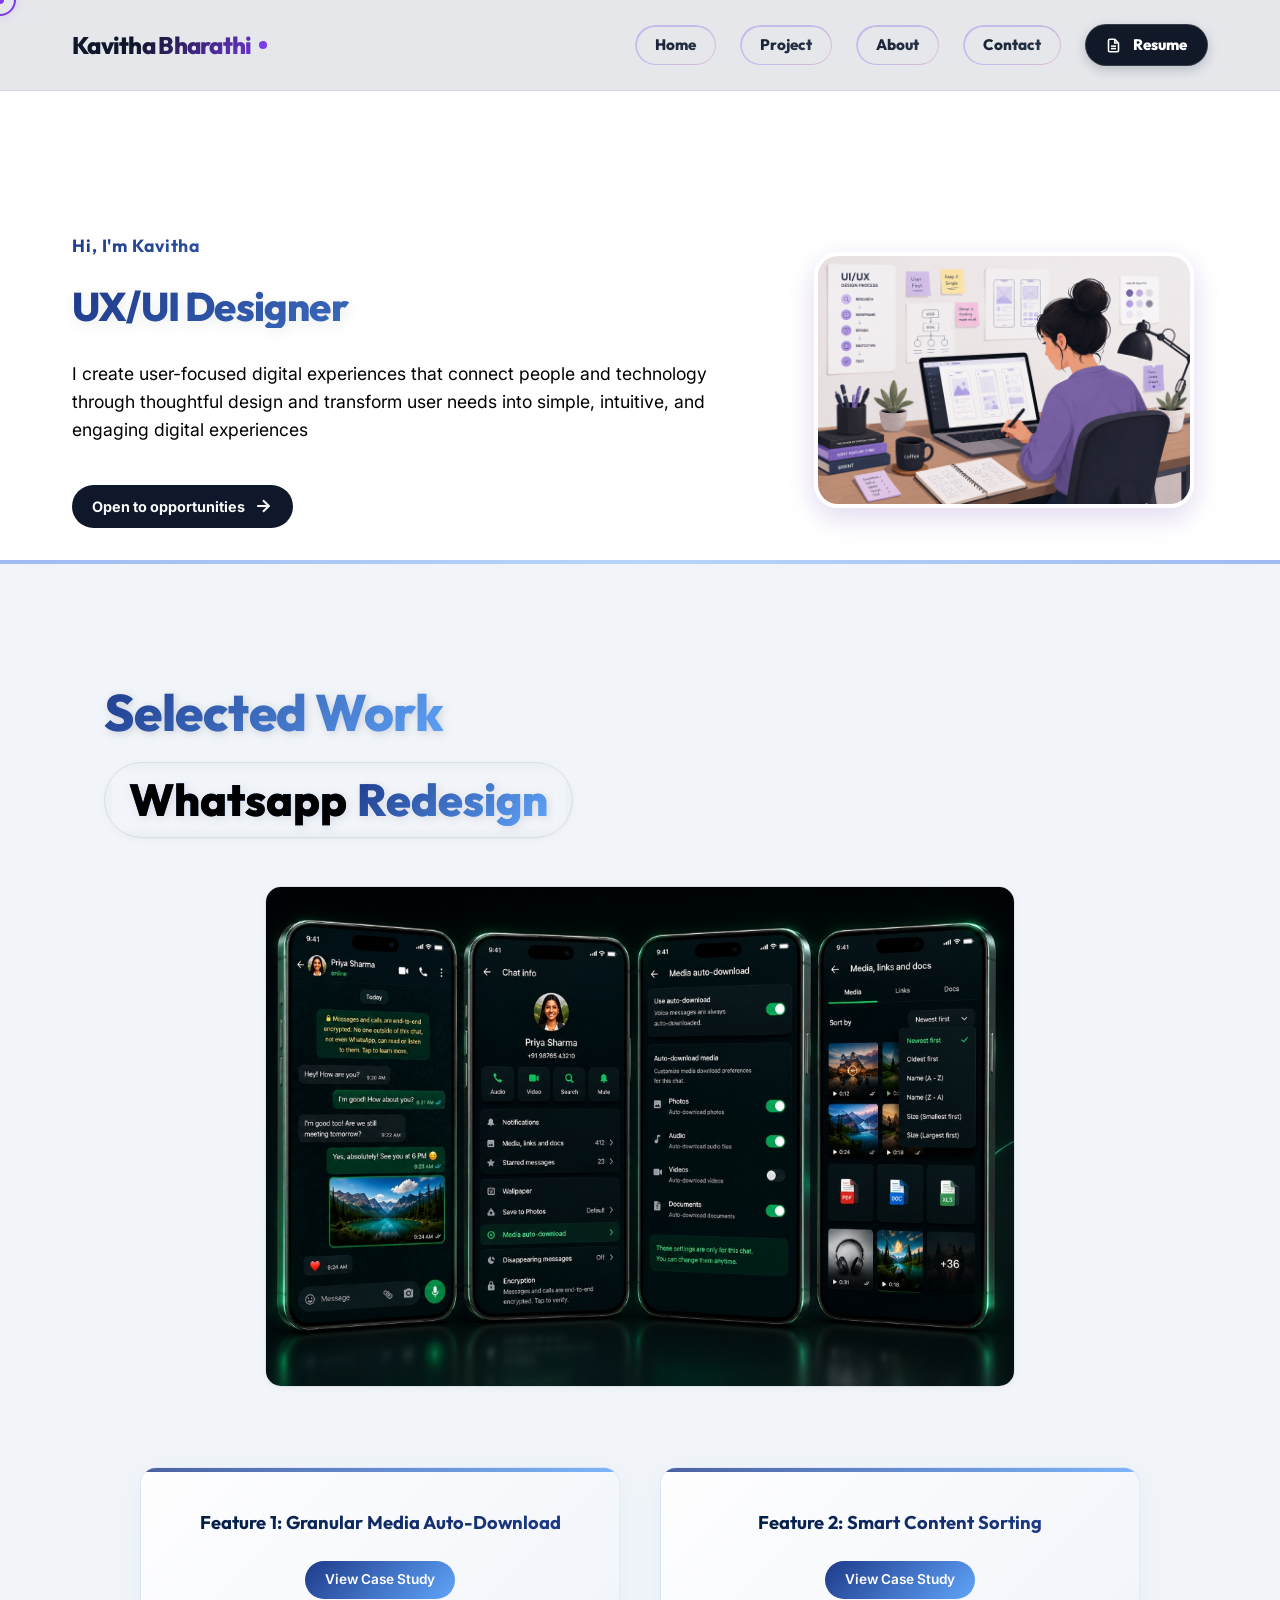
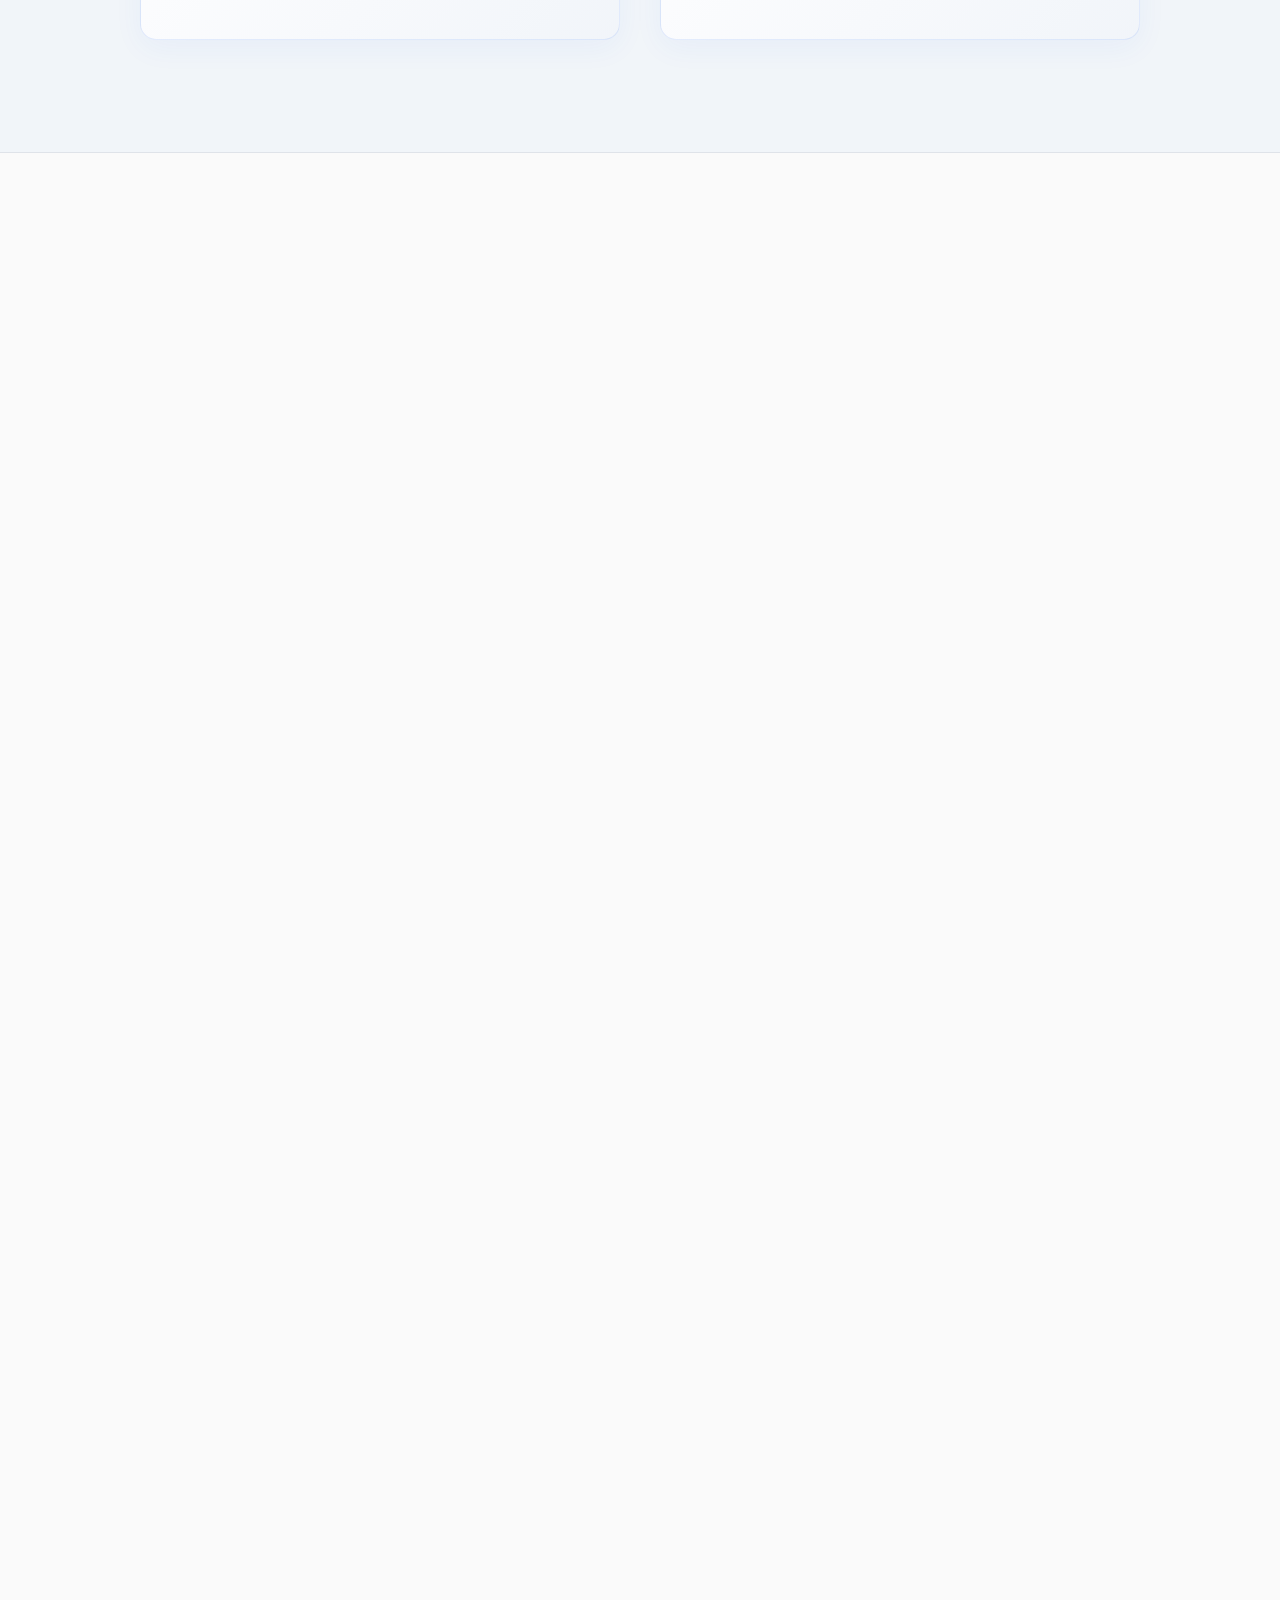
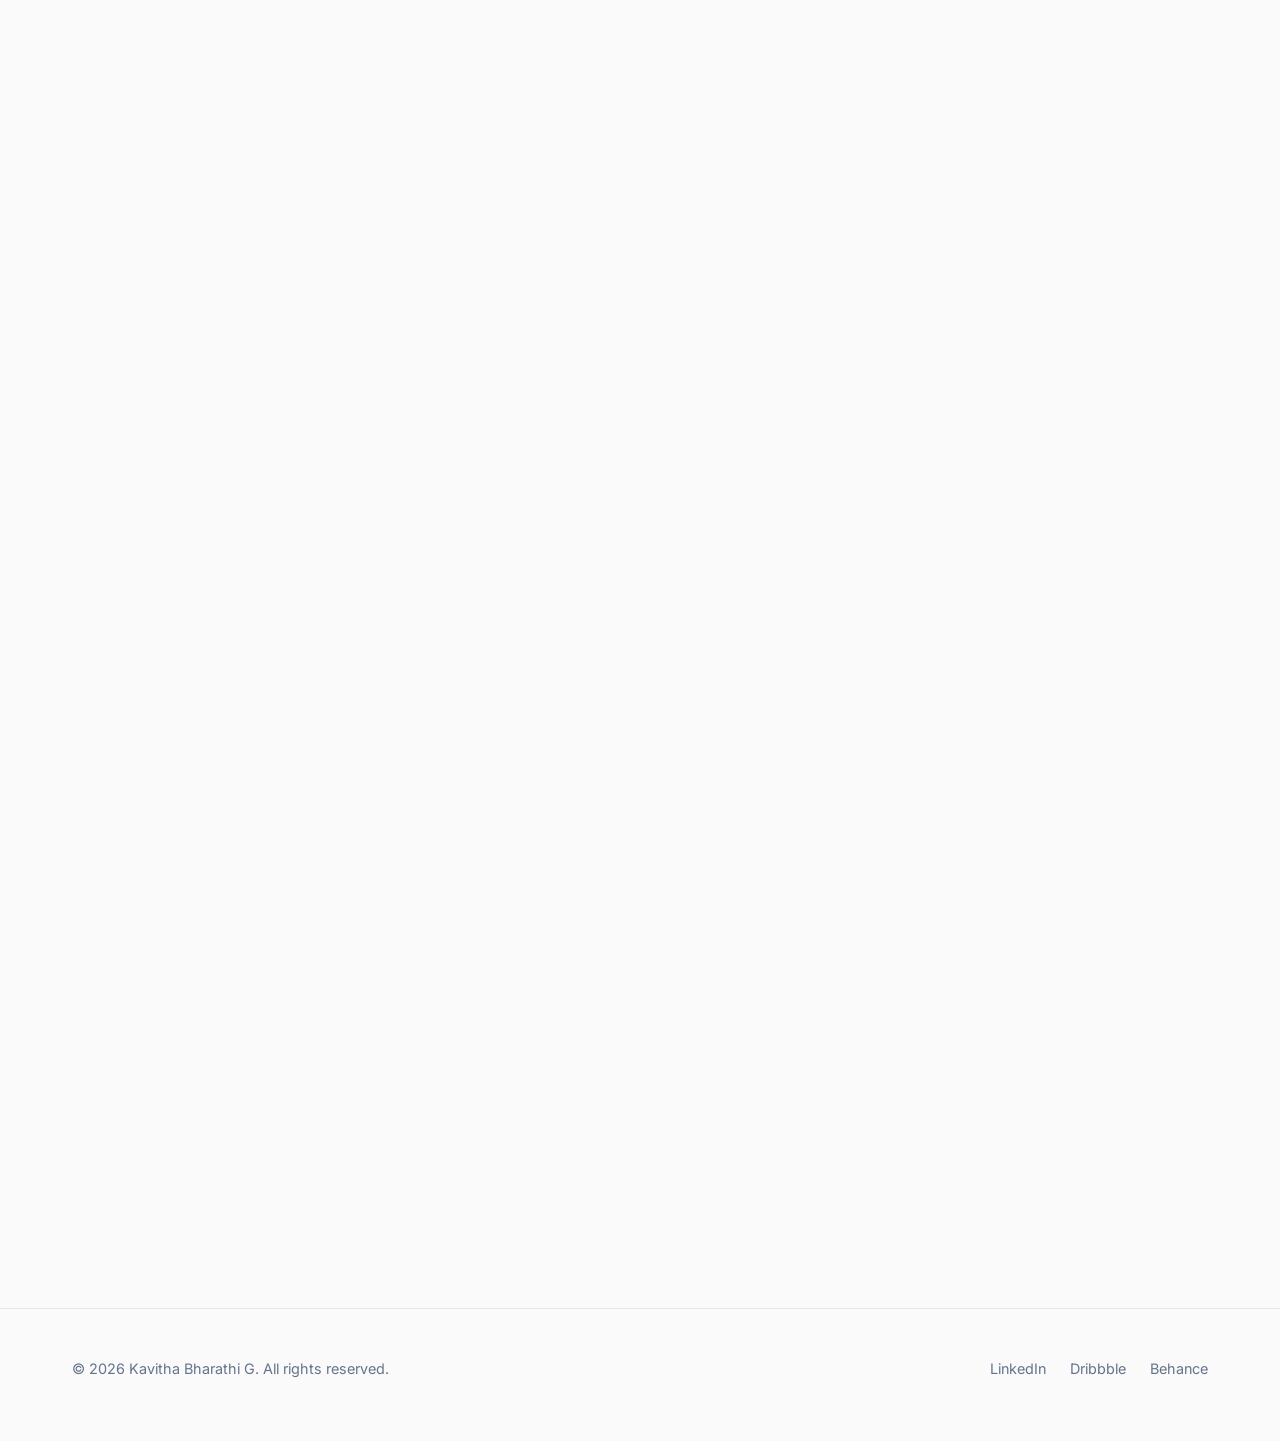
<file: index.html>
<!DOCTYPE html>
<html lang="en" data-theme="light">
<head>
    <meta charset="UTF-8">
    <meta name="viewport" content="width=device-width, initial-scale=1.0">
    <title>Kavitha Bharathi G — UX/UI Designer & Product Thinker</title>
    <meta name="description" content="Portfolio of Kavitha Bharathi G, a senior UX/UI designer crafting high-impact digital products, design systems, and seamless user experiences.">
    <link rel="stylesheet" href="style.css">
</head>
<body class="home-page-body">

    <!-- Custom Cursor -->
    <div class="custom-cursor"></div>
    <div class="custom-cursor-follower"></div>

    <!-- Interactive Background Canvas -->
    <canvas id="mesh-canvas"></canvas>

    <!-- Graphic Design Background Elements -->
    <div class="bg-graphics-container">
        <!-- SVG 3D Swirl Ribbons resembling the Windows 11 default flow background in the attached image -->
        <svg style="position: absolute; top: 0; left: 50%; transform: translateX(-50%); width: 100%; max-width: 1440px; height: 100%; opacity: 0.85; z-index: -9;" viewBox="0 0 1440 900" fill="none" xmlns="http://www.w3.org/2000/svg">
            <g filter="url(#glow)">
                <!-- Wave 1 (Light Blue Ribbon) -->
                <path d="M150,-100 C350,150 450,50 650,250 C850,450 1150,150 1350,300 C1550,450 1450,700 1450,900 L0,900 L0,-100 Z" fill="url(#waveGrad1)" />
                <!-- Wave 2 (Silver-Blue Swirl) -->
                <path d="M300,-100 C500,200 750,100 900,300 C1050,500 1200,400 1350,600 C1500,800 1500,900 1500,900 L0,900 L0,-100 Z" fill="url(#waveGrad2)" />
            </g>
            <defs>
                <linearGradient id="waveGrad1" x1="500" y1="-100" x2="1100" y2="700" gradientUnits="userSpaceOnUse">
                    <stop offset="0%" stop-color="#ffffff" stop-opacity="0.8"/>
                    <stop offset="30%" stop-color="#dbeafe" stop-opacity="0.6"/>
                    <stop offset="70%" stop-color="#93c5fd" stop-opacity="0.4"/>
                    <stop offset="100%" stop-color="#60a5fa" stop-opacity="0.1"/>
                </linearGradient>
                <linearGradient id="waveGrad2" x1="600" y1="-100" x2="1200" y2="800" gradientUnits="userSpaceOnUse">
                    <stop offset="0%" stop-color="#eff6ff" stop-opacity="0.5"/>
                    <stop offset="50%" stop-color="#bfdbfe" stop-opacity="0.3"/>
                    <stop offset="100%" stop-color="#3b82f6" stop-opacity="0"/>
                </linearGradient>
                <filter id="glow" x="-20%" y="-20%" width="140%" height="140%" filterUnits="userSpaceOnUse">
                    <feGaussianBlur stdDeviation="30" result="blur" />
                </filter>
            </defs>
        </svg>
        <div class="bg-shape shape-circle-2"></div>
        <div class="bg-shape shape-dots-1"></div>
        <div class="bg-shape shape-dots-2"></div>
        <div class="bg-shape shape-plus-1">+</div>
        <div class="bg-shape shape-plus-2">+</div>
        <div class="bg-shape shape-grid-accent"></div>
    </div>

    <!-- Navigation Header -->
    <nav class="navbar reveal" id="navbar">
        <div class="container">
            <a href="#" class="logo interactive">
                Kavitha Bharathi<span class="logo-dot"></span>
            </a>
            <div class="nav-right">
                <a href="#home" class="nav-item-box interactive">Home</a>
                <a href="#work" class="nav-item-box interactive">Project</a>
                <a href="#about" class="nav-item-box interactive">About</a>
                <a href="#contact" class="nav-item-box interactive lets-talk-nav">Contact</a>
                <a href="assets/Kavitha_Bharathi_Resume.pdf" target="_blank" class="nav-resume-btn interactive">
                    <svg width="15" height="15" viewBox="0 0 24 24" fill="none" stroke="currentColor" stroke-width="2.5" style="margin-right: 4px; vertical-align: middle;"><path d="M14 2H6a2 2 0 0 0-2 2v16a2 2 0 0 0 2 2h12a2 2 0 0 0 2-2V8z"></path><polyline points="14 2 14 8 20 8"></polyline><line x1="16" y1="13" x2="8" y2="13"></line><line x1="16" y1="17" x2="8" y2="17"></line></svg>
                    <span>Resume</span>
                </a>
            </div>
        </div>
    </nav>

    <!-- New Hero Section -->
    <header class="hero reveal" id="home">
        <div class="hero-bg">
            <div class="hero-glow-1"></div>
            <div class="hero-glow-2"></div>
            <div class="hero-glow-3"></div>
        </div>
        <div class="container">
            <div class="hero-content-new">
                <div class="hero-card-new interactive">
                    <div class="hero-left-col">
                        <p class="hero-hello">Hi, I'm Kavitha</p>
                        <h1 class="hero-title-new">UX/UI Designer</h1>
                        <p class="hero-tagline">I create user-focused digital experiences that connect people and technology through thoughtful design and transform user needs into simple, intuitive, and engaging digital experiences</p>
                        <div class="hero-action-new">
                            <a href="#contact" class="btn-primary interactive open-opps-btn">
                                <span>Open to opportunities</span>
                                <svg width="20" height="20" viewBox="0 0 24 24" fill="none" stroke="currentColor" stroke-width="2.5" style="transition: transform 0.3s ease;"><line x1="5" y1="12" x2="19" y2="12"></line><polyline points="12 5 19 12 12 19"></polyline></svg>
                            </a>
                        </div>
                    </div>
                    <div class="hero-right-col">
                        <img src="assets/photoimage.png" alt="Kavitha Bharathi G — UX/UI Designer" class="hero-avatar">
                    </div>
                </div>
            </div>
        </div>
    </header>

    <!-- Featured Projects Section -->
    <section class="section-padding reveal" id="work">
        <div class="container">
            <div class="work-grid">
                <!-- Combined Case Study -->
                <div class="work-card interactive" style="grid-column: span 2; width: 100%;">
                    <div class="work-info">
                        <div class="work-content-group">
                            <span class="selected-projects-title">Selected Work</span>
                            <h3 class="work-title whatsapp-redesign-title"><span class="whatsapp-text">Whatsapp</span> <span class="redesign-text">Redesign</span></h3>
                            
                            <div class="work-hero-image-wrapper" style="margin: 1.5rem auto 2.5rem auto; border-radius: var(--radius-md); overflow: hidden; width: 100%; max-width: 750px; box-shadow: var(--shadow-sm); border: 1px solid var(--border-color); transition: var(--transition-smooth); align-self: center;">
                                <img src="assets/whatsapp_hero.jpg" alt="WhatsApp Redesign Mockup" style="width: 100%; height: auto; display: block; transition: transform 0.6s cubic-bezier(0.16, 1, 0.3, 1);">
                            </div>
                            
                            <div class="project-features-columns">
                                <div class="project-feature-col">
                                    <span class="project-feature-pill">Feature 1: Granular Media Auto-Download</span>
                                    <a href="granular_media_downloads.html" class="work-link">View Case Study</a>
                                </div>
                                <div class="project-feature-col">
                                    <span class="project-feature-pill">Feature 2: Smart Content Sorting</span>
                                    <a href="smart_content_sorting.html" class="work-link">View Case Study</a>
                                </div>
                            </div>
                        </div>
                    </div>
                </div>
            </div>
        </div>
    </section>

    <!-- About Me / Introduction Section -->
    <section class="section-padding reveal" id="about">
        <div class="container">
            <div class="about-introduction-box">
                <div class="intro-badge-wrapper">
                    <span class="intro-tag-badge">About Me</span>
                </div>
                <div class="intro-content-row">
                    <div class="intro-left">
                        <p class="about-bio">
                            I am an UX/UI Designer passionate about creating user-centered digital experiences that are both functional and visually appealing.
                        </p>
                        <p class="about-bio">
                            For example, when users struggle with a complicated sign-up process, I analyze their pain points, simplify the user flow, and create intuitive designs that improve the overall experience. My goal is to design products that are easy to use, accessible, and impactful.
                        </p>
                        <p class="about-bio">
                            I believe that successful design is about balancing user needs, business goals, and usability principles to create meaningful experiences that people love to use.
                        </p>
                    </div>
                </div>
            </div>
        </div>
    </section>

    <!-- Education, Skills & Tools Section -->
    <section class="section-padding reveal" id="skills-edu">
        <div class="container">
            <div class="about-box">
                <div class="about-header-wrapper">
                    <span class="section-tag">Education & Skills</span>
                </div>

                <!-- Education, Skills & Tools Grid -->
                <div class="about-grid-info">
                    <!-- Education Box -->
                    <div class="sub-box education-box interactive">
                        <div class="sub-box-header">
                            <h3 class="education-header">Education</h3>
                        </div>
                        <ul class="sub-box-list-custom">
                            <li class="edu-item-bold-white">2026</li>
                            <li class="edu-item-bold-white">Master Program in UX/UI Design (Certification Program)</li>
                            <li class="edu-divider-container"><hr class="edu-divider-bold-white"></li>
                            <li class="edu-item-bold-white">2011 – 2015</li>
                            <li class="edu-item-bold-white">B.Tech in Information Technology</li>
                            <li class="edu-item-bold-white">Sri Venkateswara College of Engineering</li>
                        </ul>
                    </div>

                    <!-- Skills Box -->
                    <div class="sub-box skills-box interactive">
                        <div class="sub-box-header">
                            <h3 class="skills-header">Skills</h3>
                        </div>
                        <div class="sub-box-tags">
                            <span class="mini-tag">User Research</span>
                            <span class="mini-tag">Wireframing</span>
                            <span class="mini-tag">Prototyping</span>
                            <span class="mini-tag">Information Architecture</span>
                            <span class="mini-tag">UX/UI Design</span>
                            <span class="mini-tag">User Flow Design</span>
                            <span class="mini-tag">HTML</span>
                            <span class="mini-tag">CSS</span>
                            <span class="mini-tag">JavaScript</span>
                        </div>
                    </div>

                    <!-- Tools Box -->
                    <div class="sub-box tools-box interactive">
                        <div class="sub-box-header">
                            <h3 class="tools-header">Tools</h3>
                        </div>
                        <ul class="tools-list-horizontal">
                            <li class="tool-item">
                                <img src="assets/Figma_Icon.jpg" alt="Figma" width="24" height="24" class="tool-icon">
                                <span>Figma</span>
                            </li>
                            <li class="tool-item">
                                <img src="assets/Canva_Icon.jpg" alt="Canva" width="24" height="24" class="tool-icon">
                                <span>Canva</span>
                            </li>
                            <li class="tool-item">
                                <img src="assets/JSCode_Icon.jpg" alt="VS Code" width="24" height="24" class="tool-icon">
                                <span>VS Code</span>
                            </li>
                            <li class="tool-item">
                                <img src="assets/Adobe_Photoshop_Icon.png" alt="Photoshop" width="24" height="24" class="tool-icon">
                                <span>Photoshop</span>
                            </li>
                        </ul>
                    </div>
                </div>

            </div>
        </div>
    </section>



    <!-- Services / Expertise Section -->
    <section class="section-padding reveal" id="services">
        <div class="container">
            <div class="services-box">
                <div class="section-header">
                    <span class="section-tag core-expertise-tag">Core Expertise</span>
                    <h2 class="section-title">How I Solve Problems</h2>
                </div>
                
                <div class="services-grid">
                    <!-- Service 1 -->
                    <div class="service-card reveal">
                        <div class="service-icon">
                            <svg width="28" height="28" viewBox="0 0 24 24" fill="none" stroke="currentColor" stroke-width="2"><path d="M12 22c5.523 0 10-4.477 10-10S17.523 2 12 2 2 6.477 2 12s4.477 10 10 10z"></path><path d="M12 6v12"></path><path d="M6 12h12"></path></svg>
                        </div>
                        <h3 class="service-title">UX/UI Design</h3>
                        <p class="service-desc">Creating visually engaging and intuitive layout structures that guide user behavior and elevate brand identity.</p>
                    </div>

                    <!-- Service 2 -->
                    <div class="service-card reveal">
                        <div class="service-icon">
                            <svg width="28" height="28" viewBox="0 0 24 24" fill="none" stroke="currentColor" stroke-width="2"><path d="M17 21v-2a4 4 0 0 0-4-4H5a4 4 0 0 0-4 4v2"></path><circle cx="9" cy="7" r="4"></circle><path d="M23 21v-2a4 4 0 0 0-3-3.87"></path><path d="M16 3.13a4 4 0 0 1 0 7.75"></path></svg>
                        </div>
                        <h3 class="service-title">User Research</h3>
                        <p class="service-desc">Employing persona building, surveys, and interactive usability tests to ground visual layouts in actual user requirements.</p>
                    </div>

                    <!-- Service 3 -->
                    <div class="service-card reveal">
                        <div class="service-icon">
                            <svg width="28" height="28" viewBox="0 0 24 24" fill="none" stroke="currentColor" stroke-width="2"><polyline points="16 18 22 12 16 6"></polyline><polyline points="8 6 2 12 8 18"></polyline></svg>
                        </div>
                        <h3 class="service-title">Design Systems</h3>
                        <p class="service-desc">Formulating scaleable token structures and component libraries that bridge the gap between design drafts and active codebases.</p>
                    </div>
                </div>
            </div>
        </div>
    </section>


    <!-- Contact Section -->
    <section class="section-padding reveal" id="contact">
        <div class="container">
            <div class="contact-wrapper">
                <div class="contact-info">
                    <div>
                        <span class="section-tag lets-connect-tag">Let's Connect</span>
                        <h2 class="contact-title">Have a project idea? Let's build it.</h2>
                    </div>
                    <div class="contact-details-list">
                        <div class="contact-item">
                            <div class="contact-icon">
                                <svg width="20" height="20" viewBox="0 0 24 24" fill="none" stroke="currentColor" stroke-width="2"><path d="M4 4h16c1.1 0 2 .9 2 2v12c0 1.1-.9 2-2 2H4c-1.1 0-2-.9-2-2V6c0-1.1.9-2 2-2z"></path><polyline points="22,6 12,13 2,6"></polyline></svg>
                            </div>
                            <div>
                                <div class="contact-text-label">Email</div>
                                <div class="contact-text-value">kavi16sekar@gmail.com</div>
                            </div>
                        </div>
                        <div class="contact-item">
                            <div class="contact-icon">
                                <svg width="20" height="20" viewBox="0 0 24 24" fill="none" stroke="currentColor" stroke-width="2"><path d="M22 16.92v3a2 2 0 0 1-2.18 2 19.79 19.79 0 0 1-8.63-3.07 19.5 19.5 0 0 1-6-6 19.79 19.79 0 0 1-3.07-8.67A2 2 0 0 1 4.11 2h3a2 2 0 0 1 2 1.72 12.84 12.84 0 0 0 .7 2.81 2 2 0 0 1-.45 2.11L8.09 9.91a16 16 0 0 0 6 6l1.27-1.27a2 2 0 0 1 2.11-.45 12.84 12.84 0 0 0 2.81.7A2 2 0 0 1 22 16.92z"></path></svg>
                            </div>
                            <div>
                                <div class="contact-text-label">Phone</div>
                                <div class="contact-text-value">7395928683</div>
                            </div>
                        </div>
                        <div class="contact-item">
                            <div class="contact-icon">
                                <svg width="20" height="20" viewBox="0 0 24 24" fill="none" stroke="currentColor" stroke-width="2"><circle cx="12" cy="12" r="10"></circle><line x1="2" y1="12" x2="22" y2="12"></line><path d="M12 2a15.3 15.3 0 0 1 4 10 15.3 15.3 0 0 1-4 10 15.3 15.3 0 0 1-4-10 15.3 15.3 0 0 1 4-10z"></path></svg>
                            </div>
                            <div>
                                <div class="contact-text-label">Based in</div>
                                <div class="contact-text-value">Chennai, India</div>
                            </div>
                        </div>
                    </div>
                </div>
                <div class="contact-form-wrapper">
                    <form class="contact-form" id="contactForm">
                        <div class="form-group">
                            <label for="name" class="form-label">Full Name</label>
                            <input type="text" id="name" class="form-input interactive" placeholder="Jane Doe" required>
                        </div>
                        <div class="form-group">
                            <label for="email" class="form-label">Email Address</label>
                            <input type="email" id="email" class="form-input interactive" placeholder="jane@example.com" required>
                        </div>
                        <div class="form-group">
                            <label for="message" class="form-label">Your Message</label>
                            <textarea id="message" class="form-textarea interactive" placeholder="Tell me about your project..." required></textarea>
                        </div>
                        <button type="submit" class="btn-primary interactive contact-submit-btn">Send Message</button>
                    </form>
                </div>
            </div>
        </div>
    </section>

    <!-- Footer -->
    <footer class="footer">
        <div class="container">
            <div>© 2026 Kavitha Bharathi G. All rights reserved.</div>
            <div class="footer-socials">
                <a href="#" class="footer-social-link interactive">LinkedIn</a>
                <a href="#" class="footer-social-link interactive">Dribbble</a>
                <a href="#" class="footer-social-link interactive">Behance</a>
            </div>
        </div>
    </footer>



    <script src="script.js"></script>
</body>
</html>
</file>
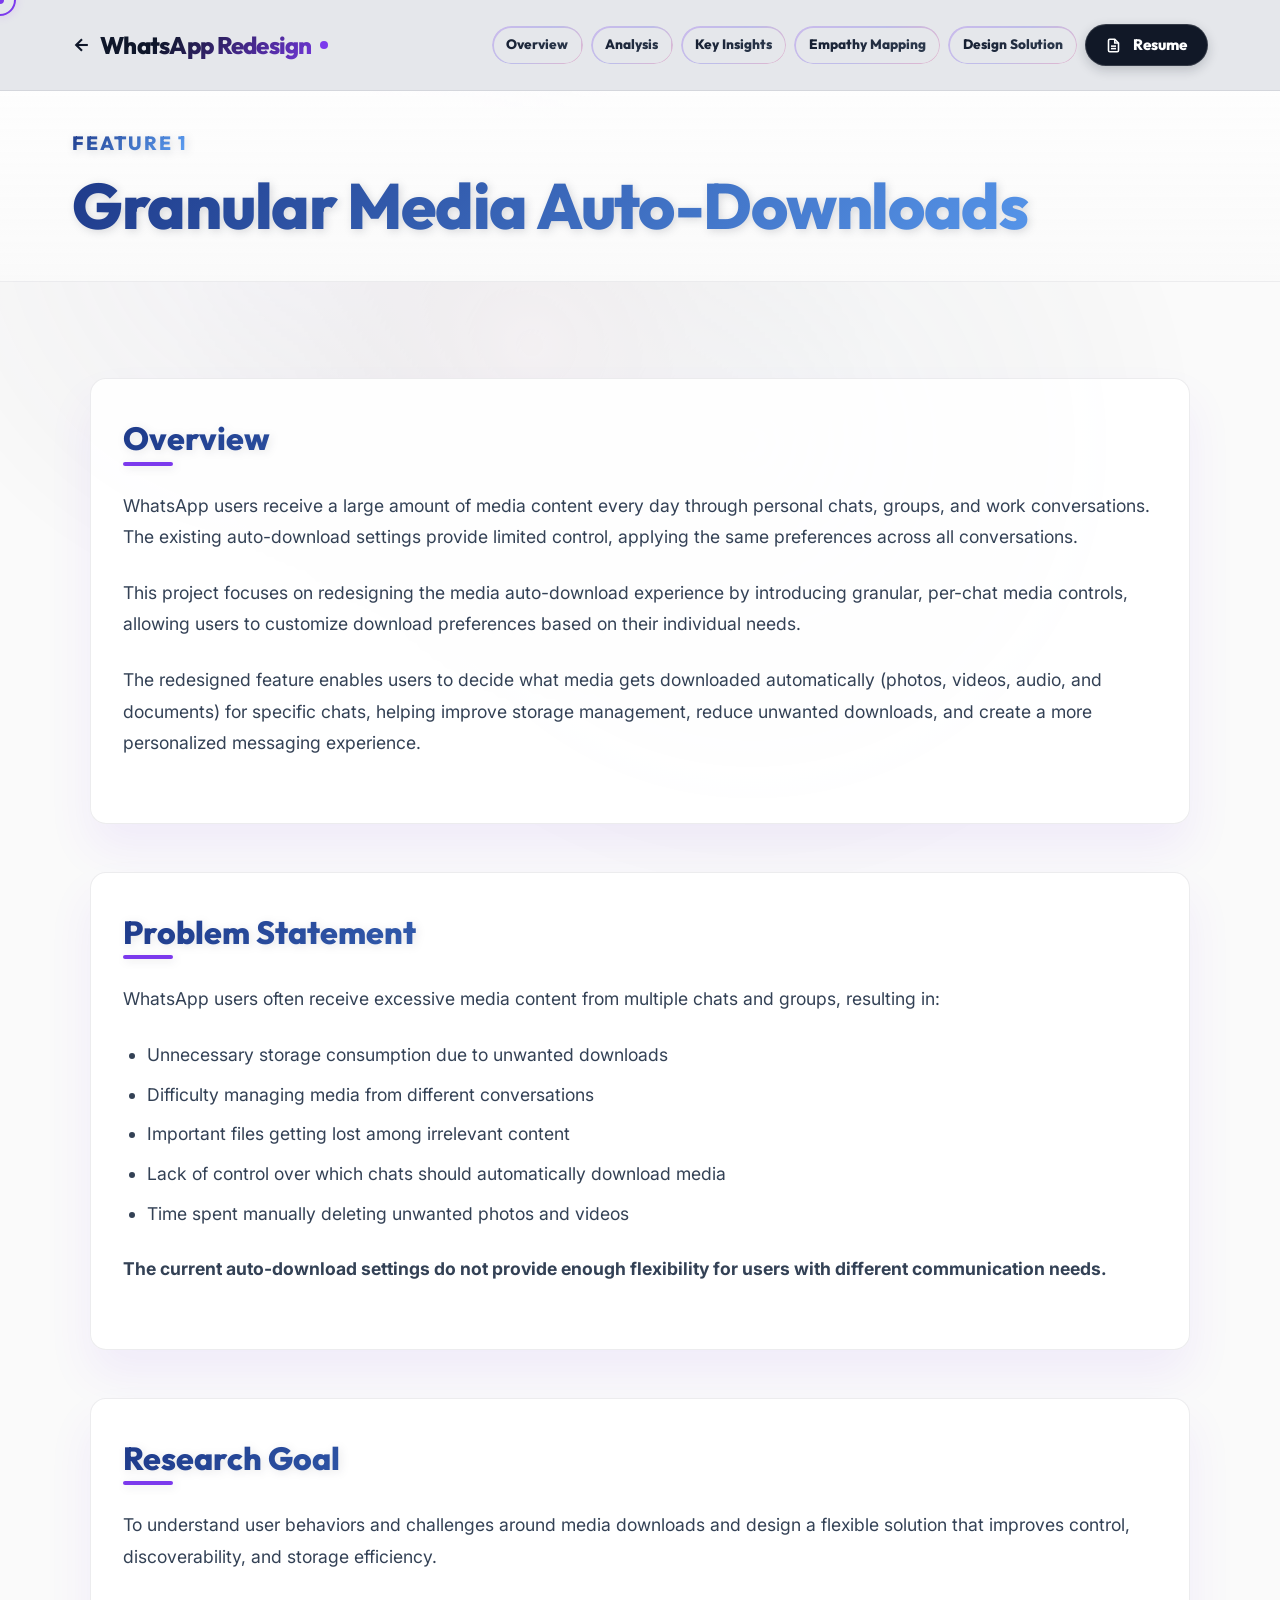
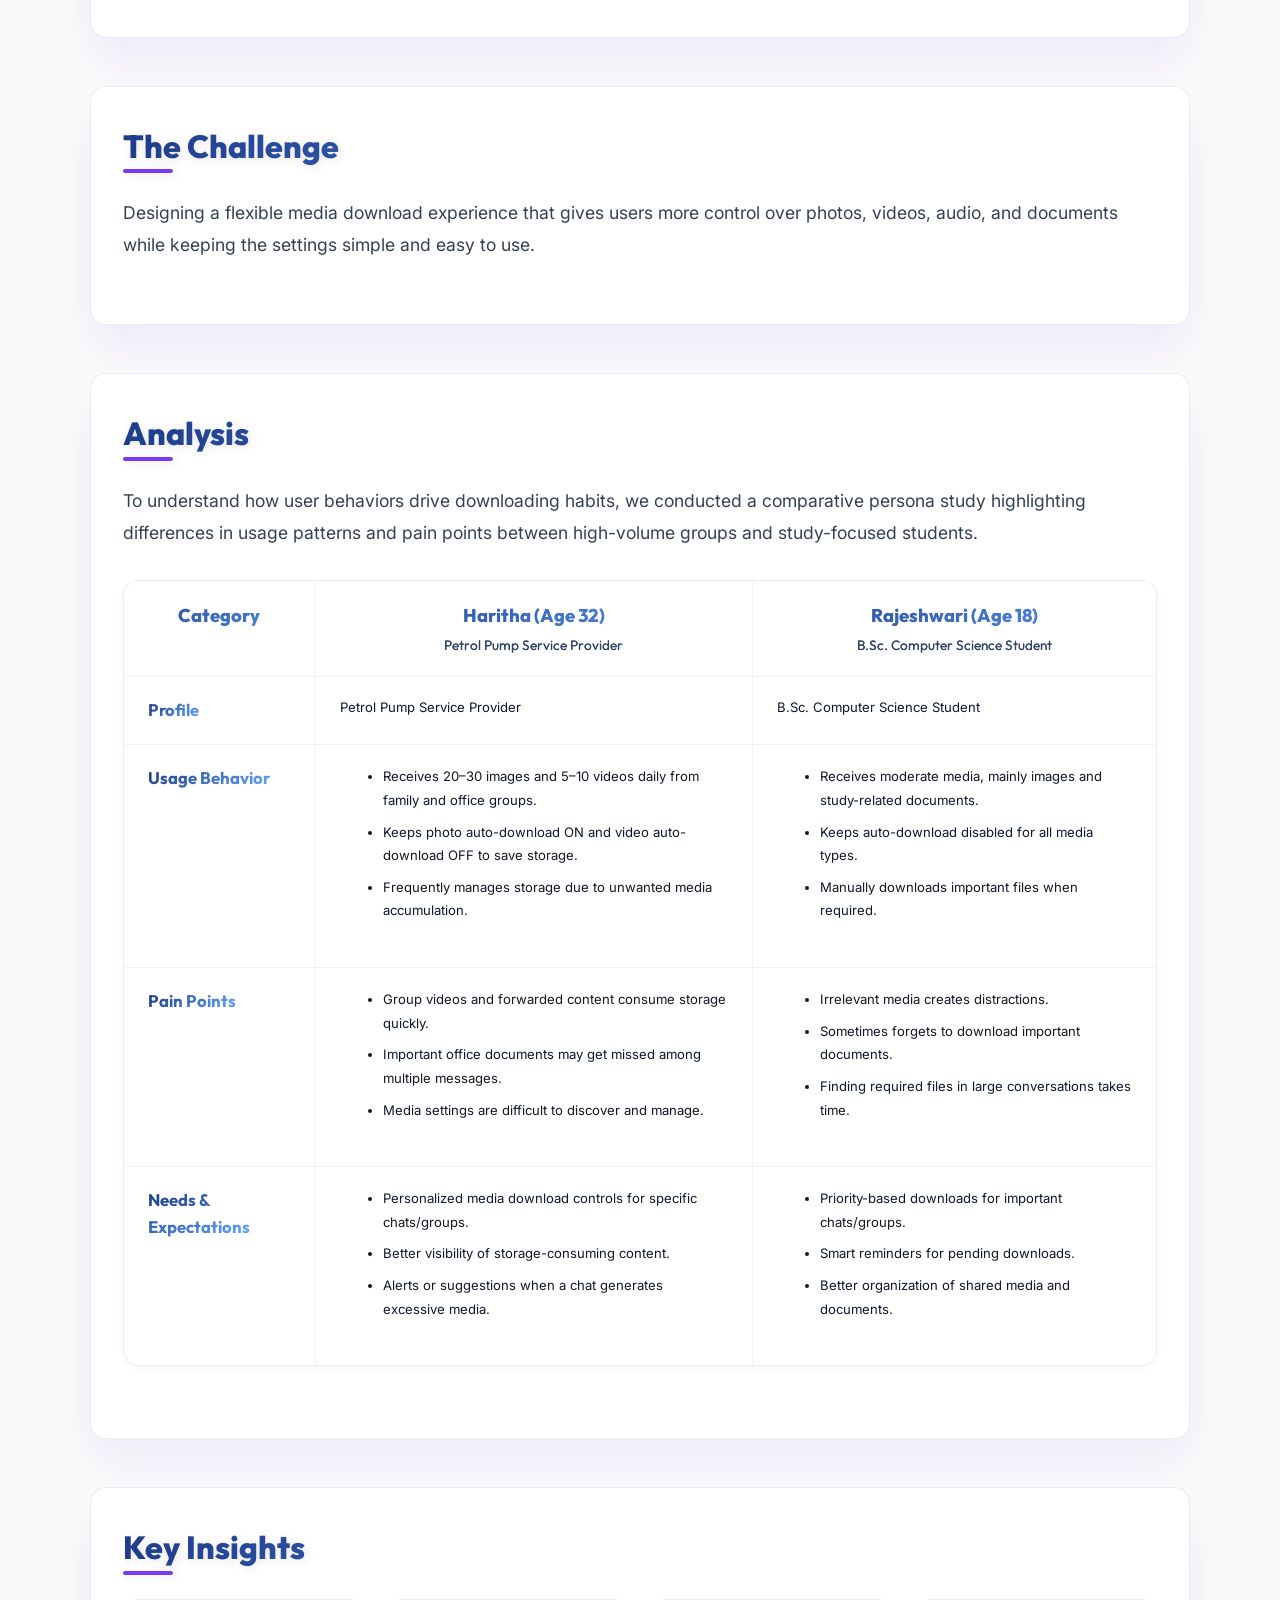
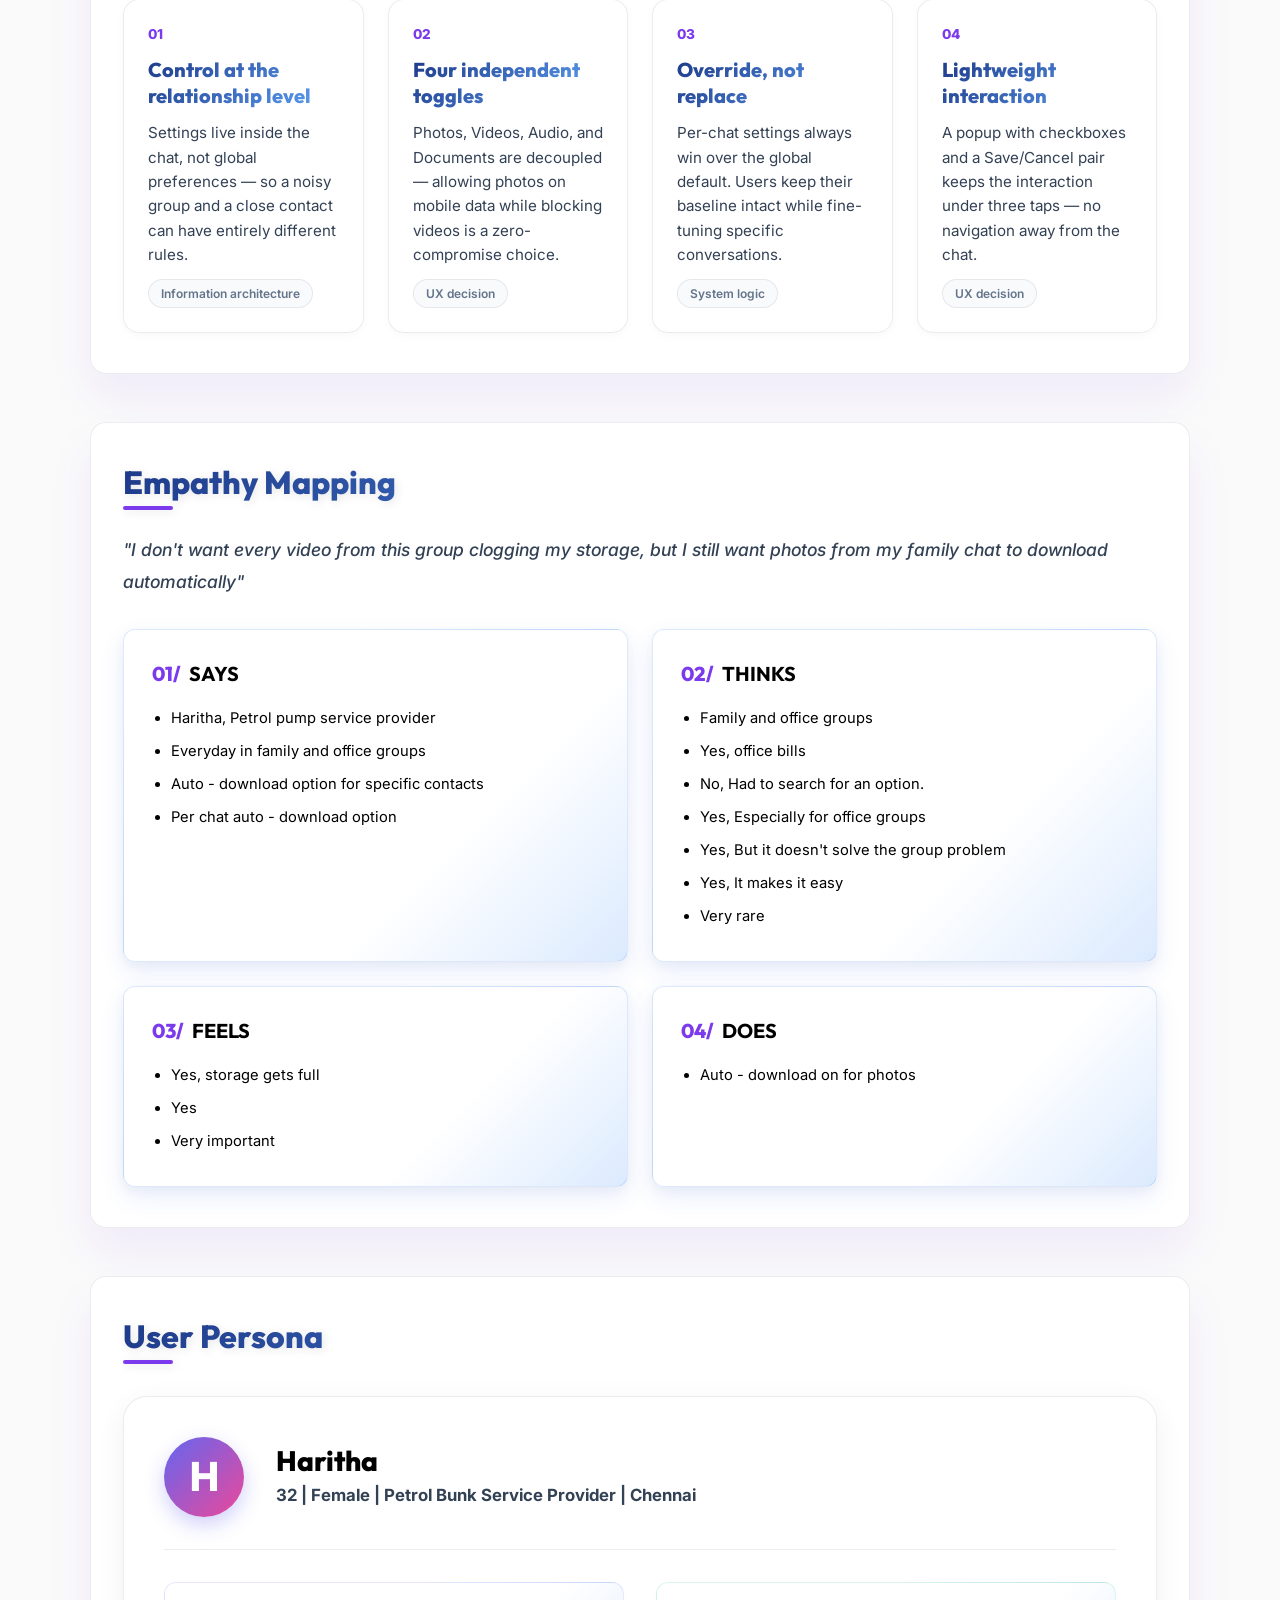
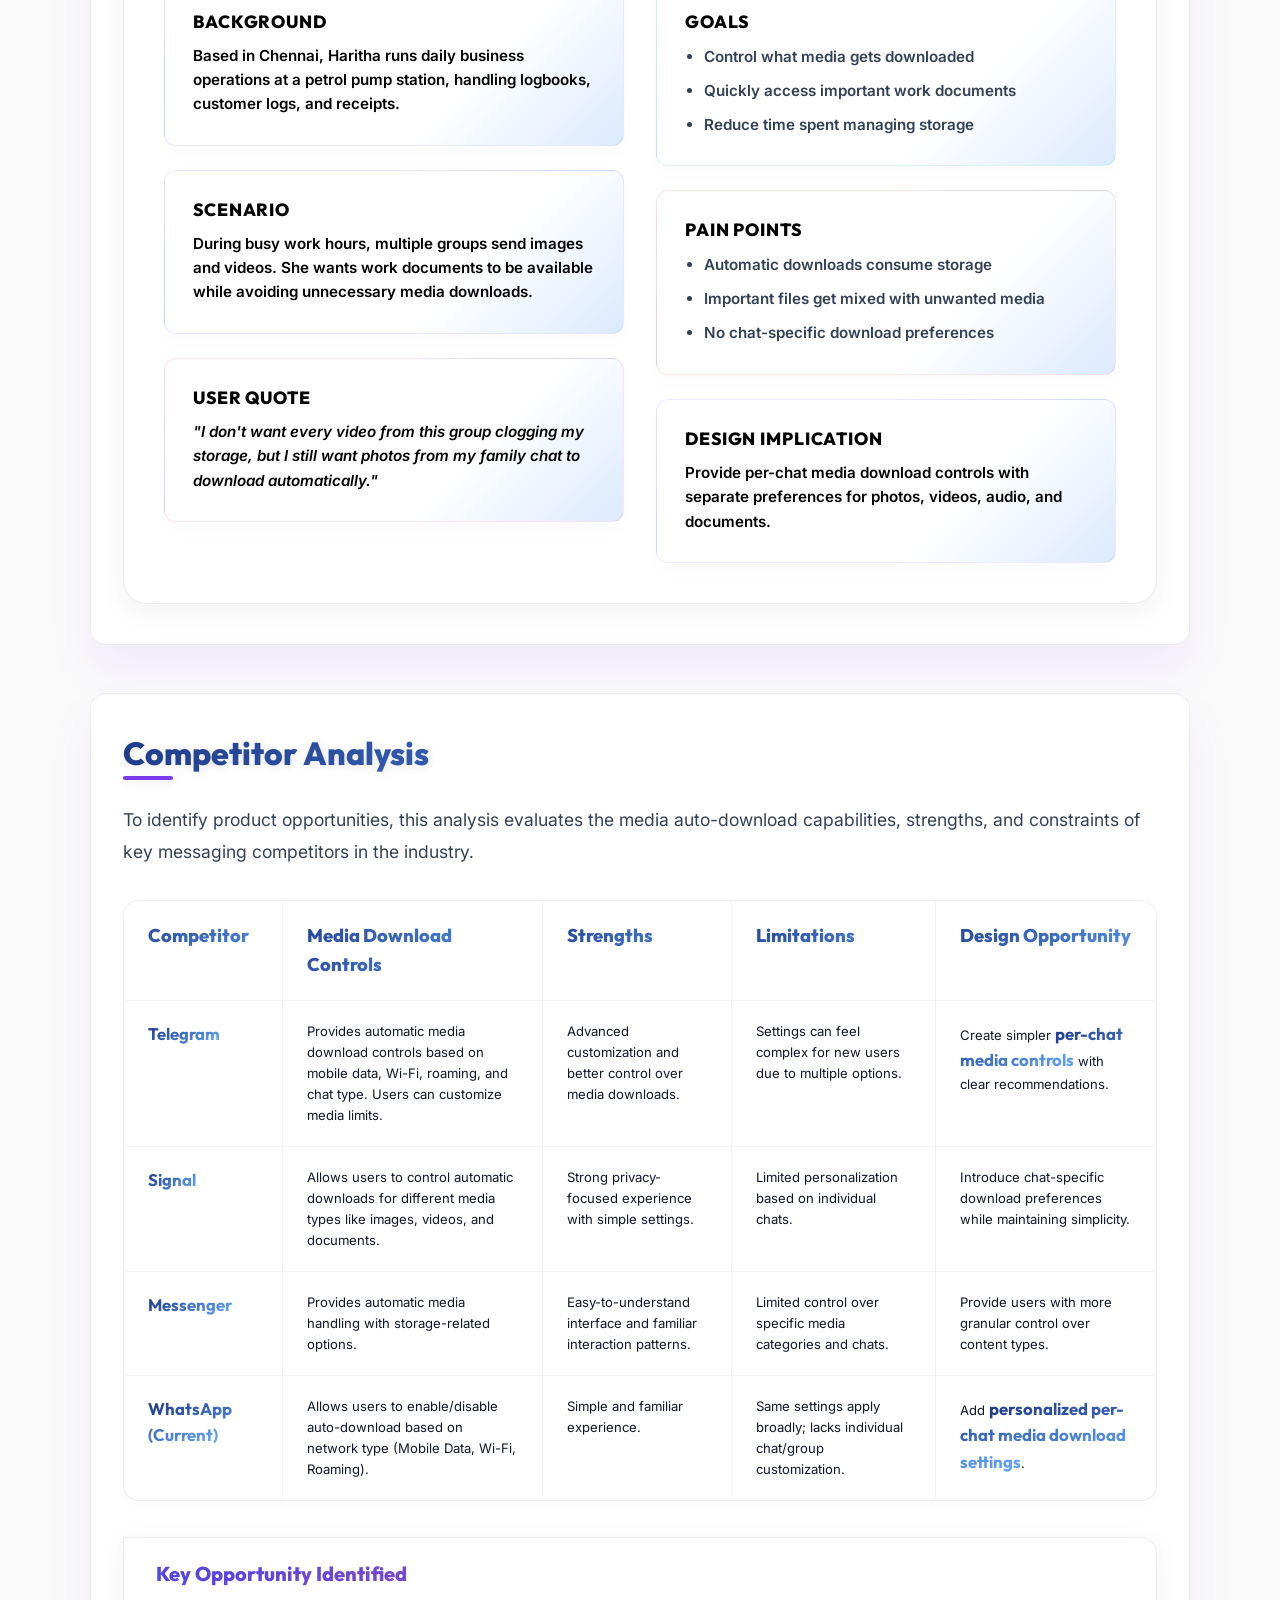
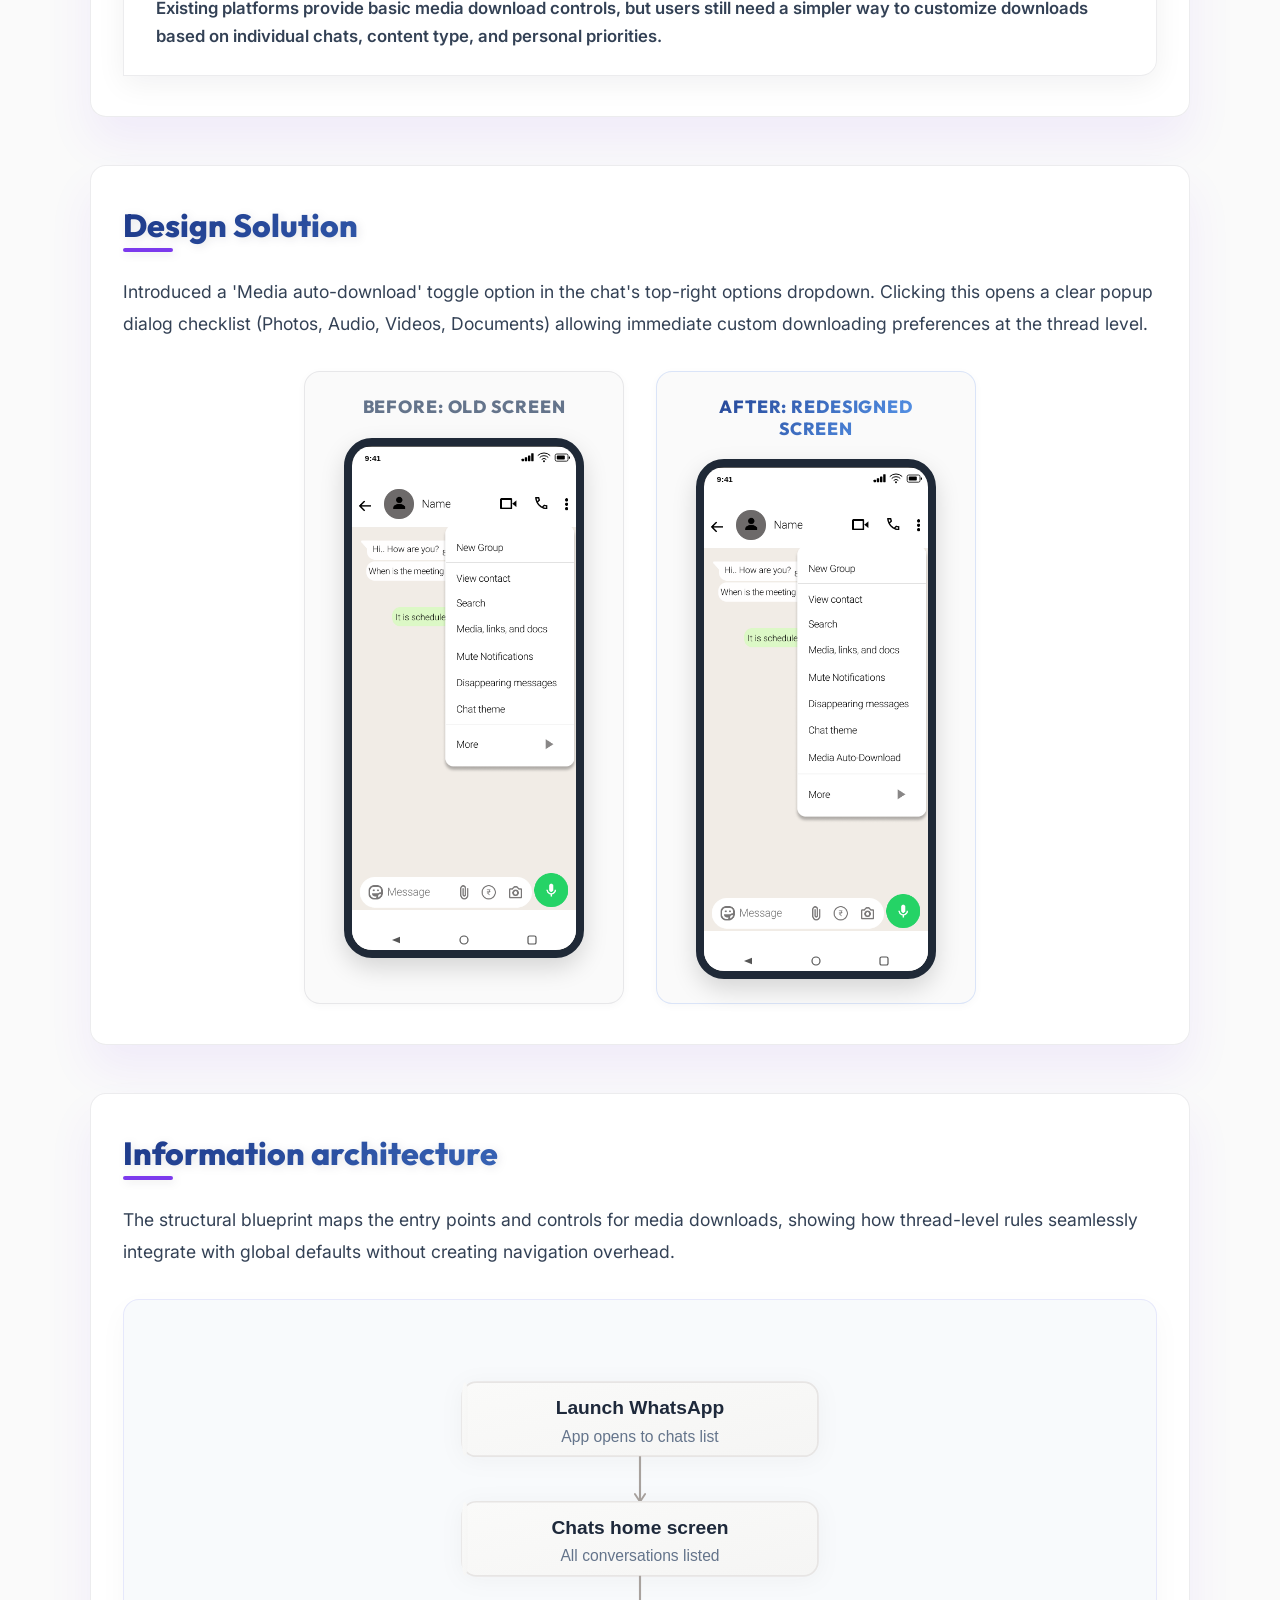
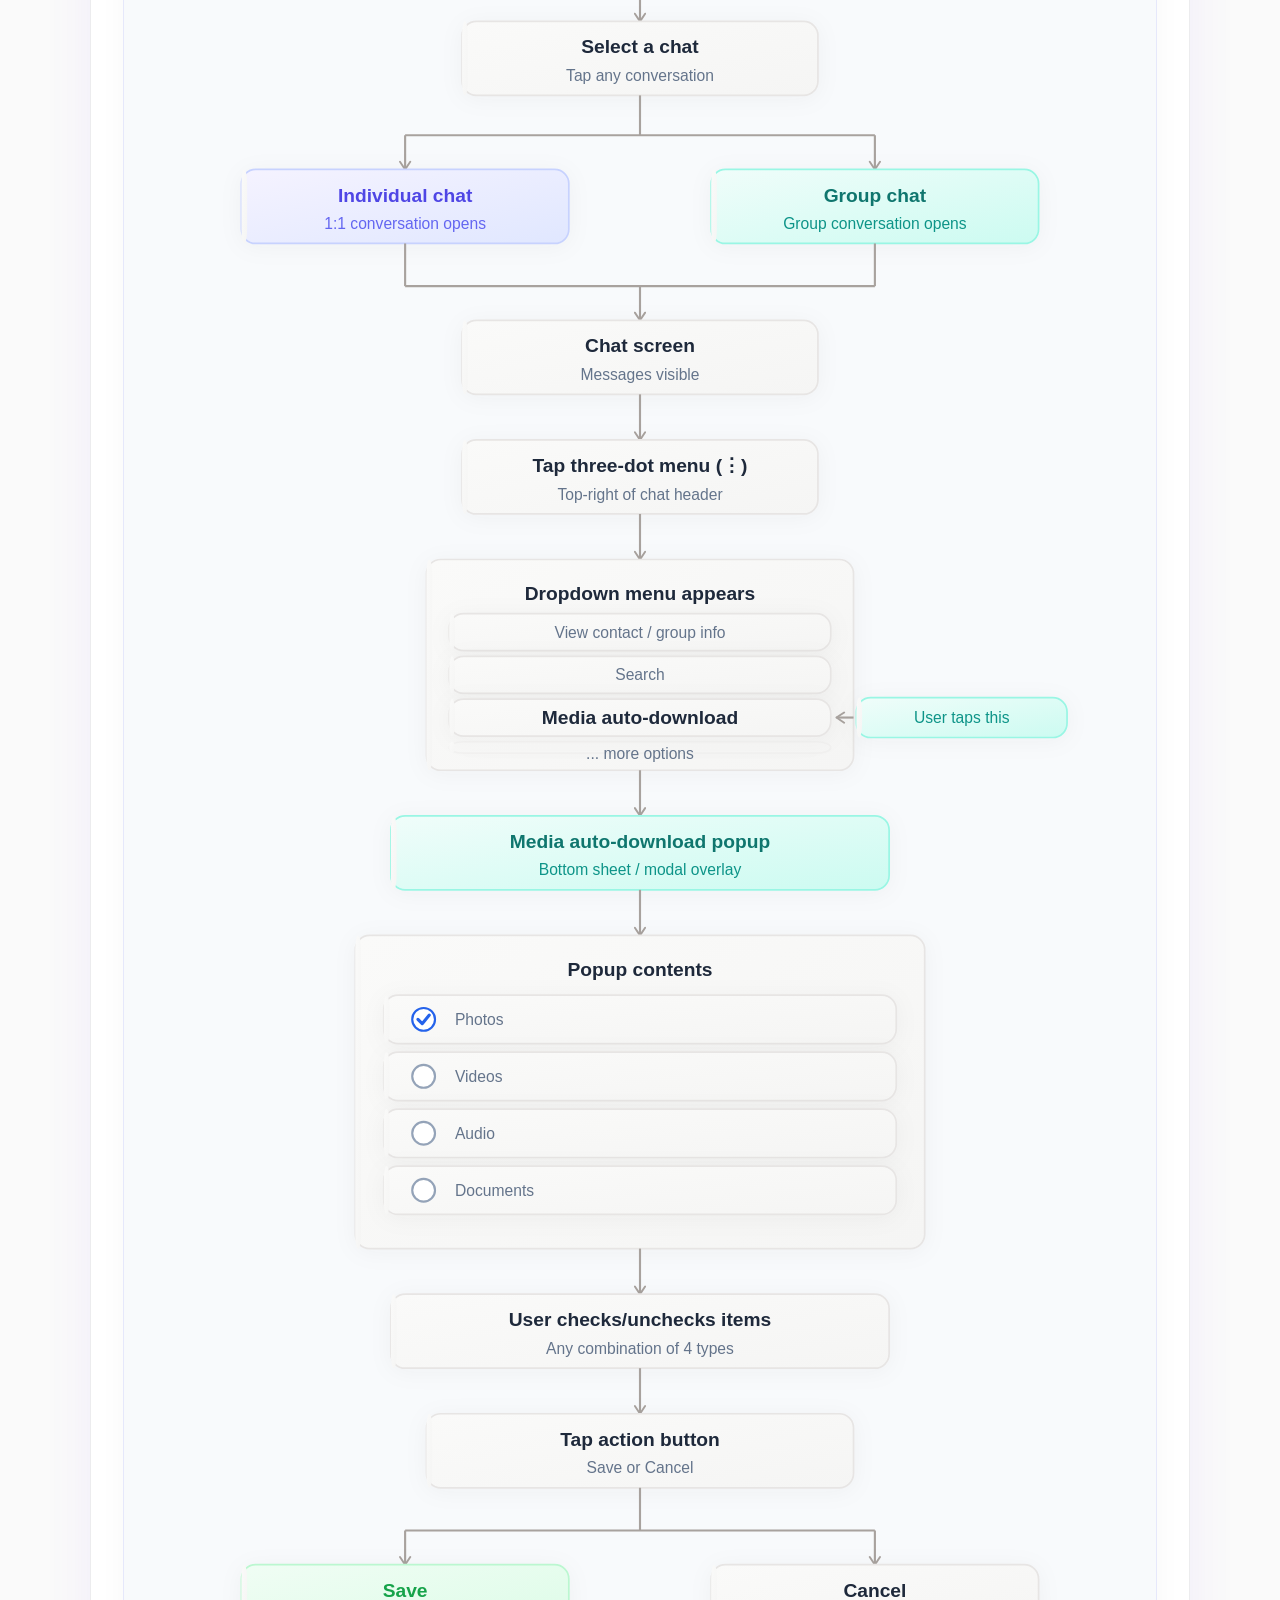
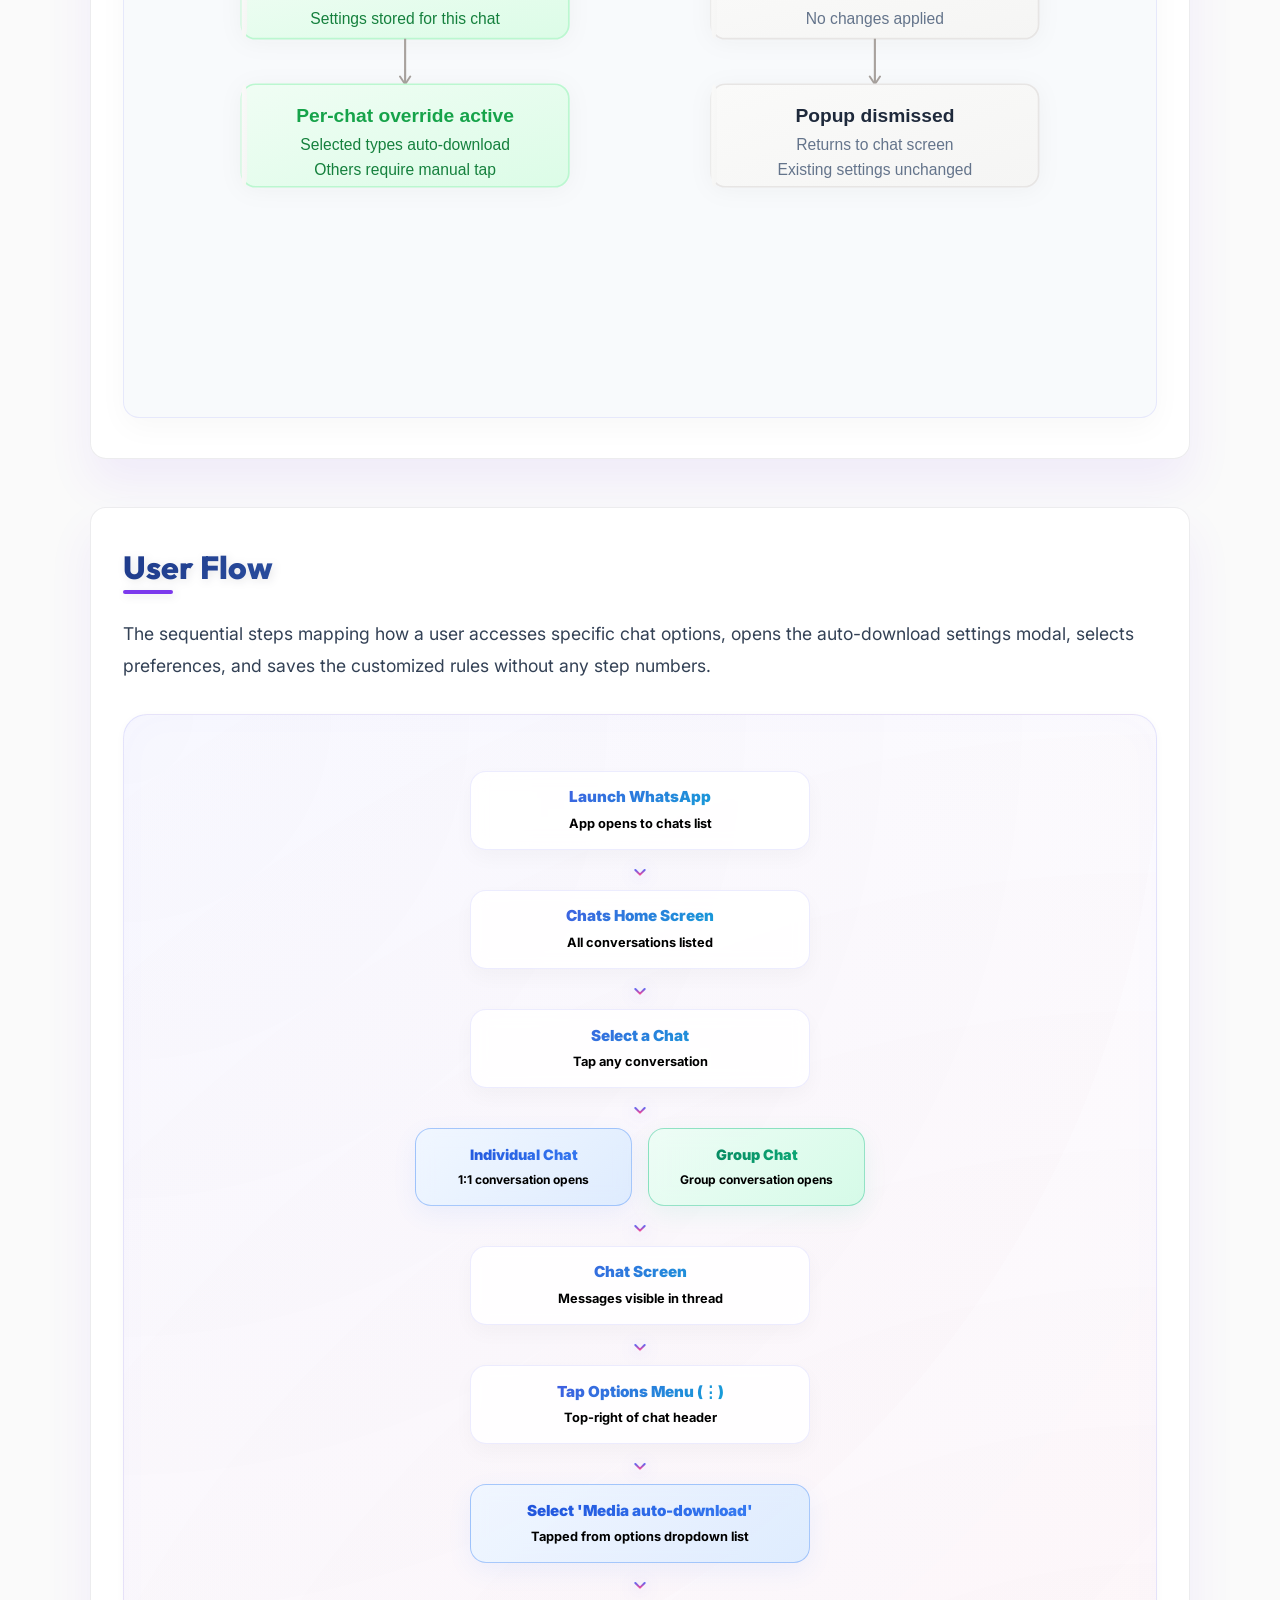
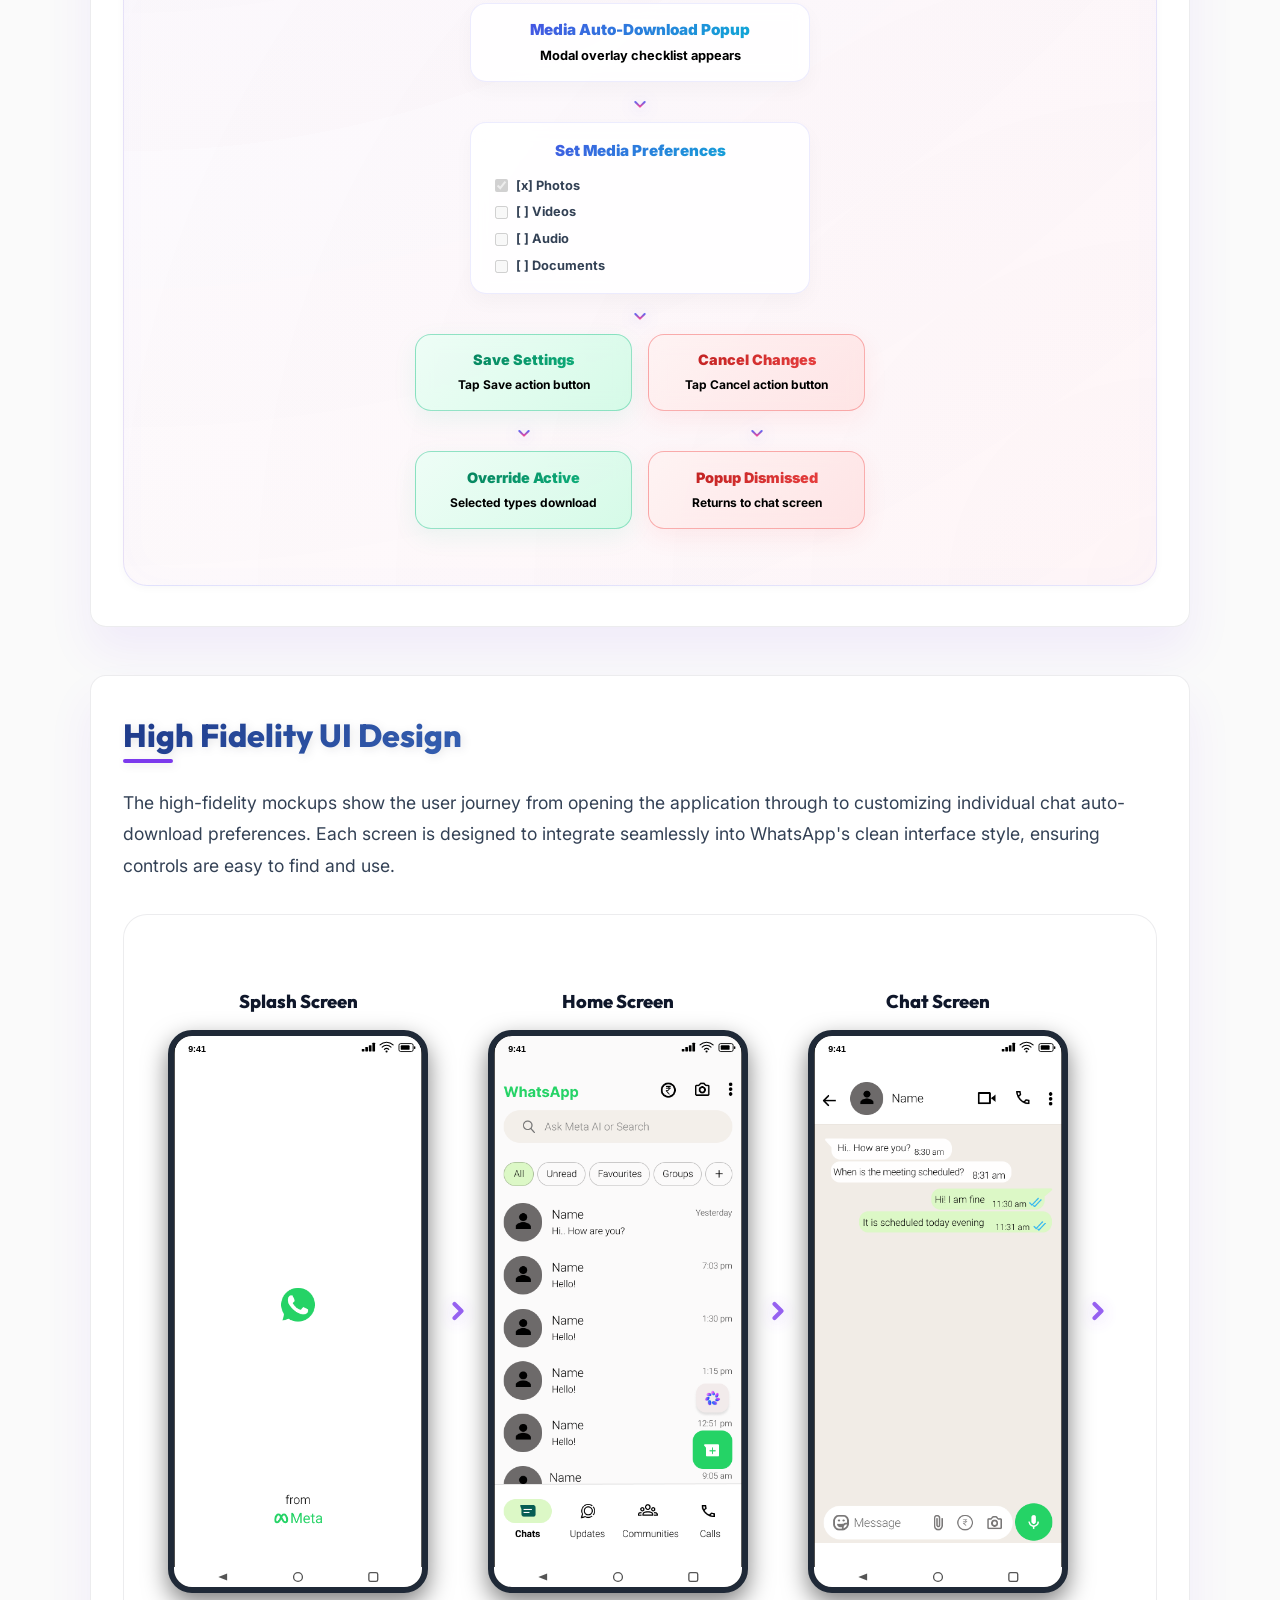
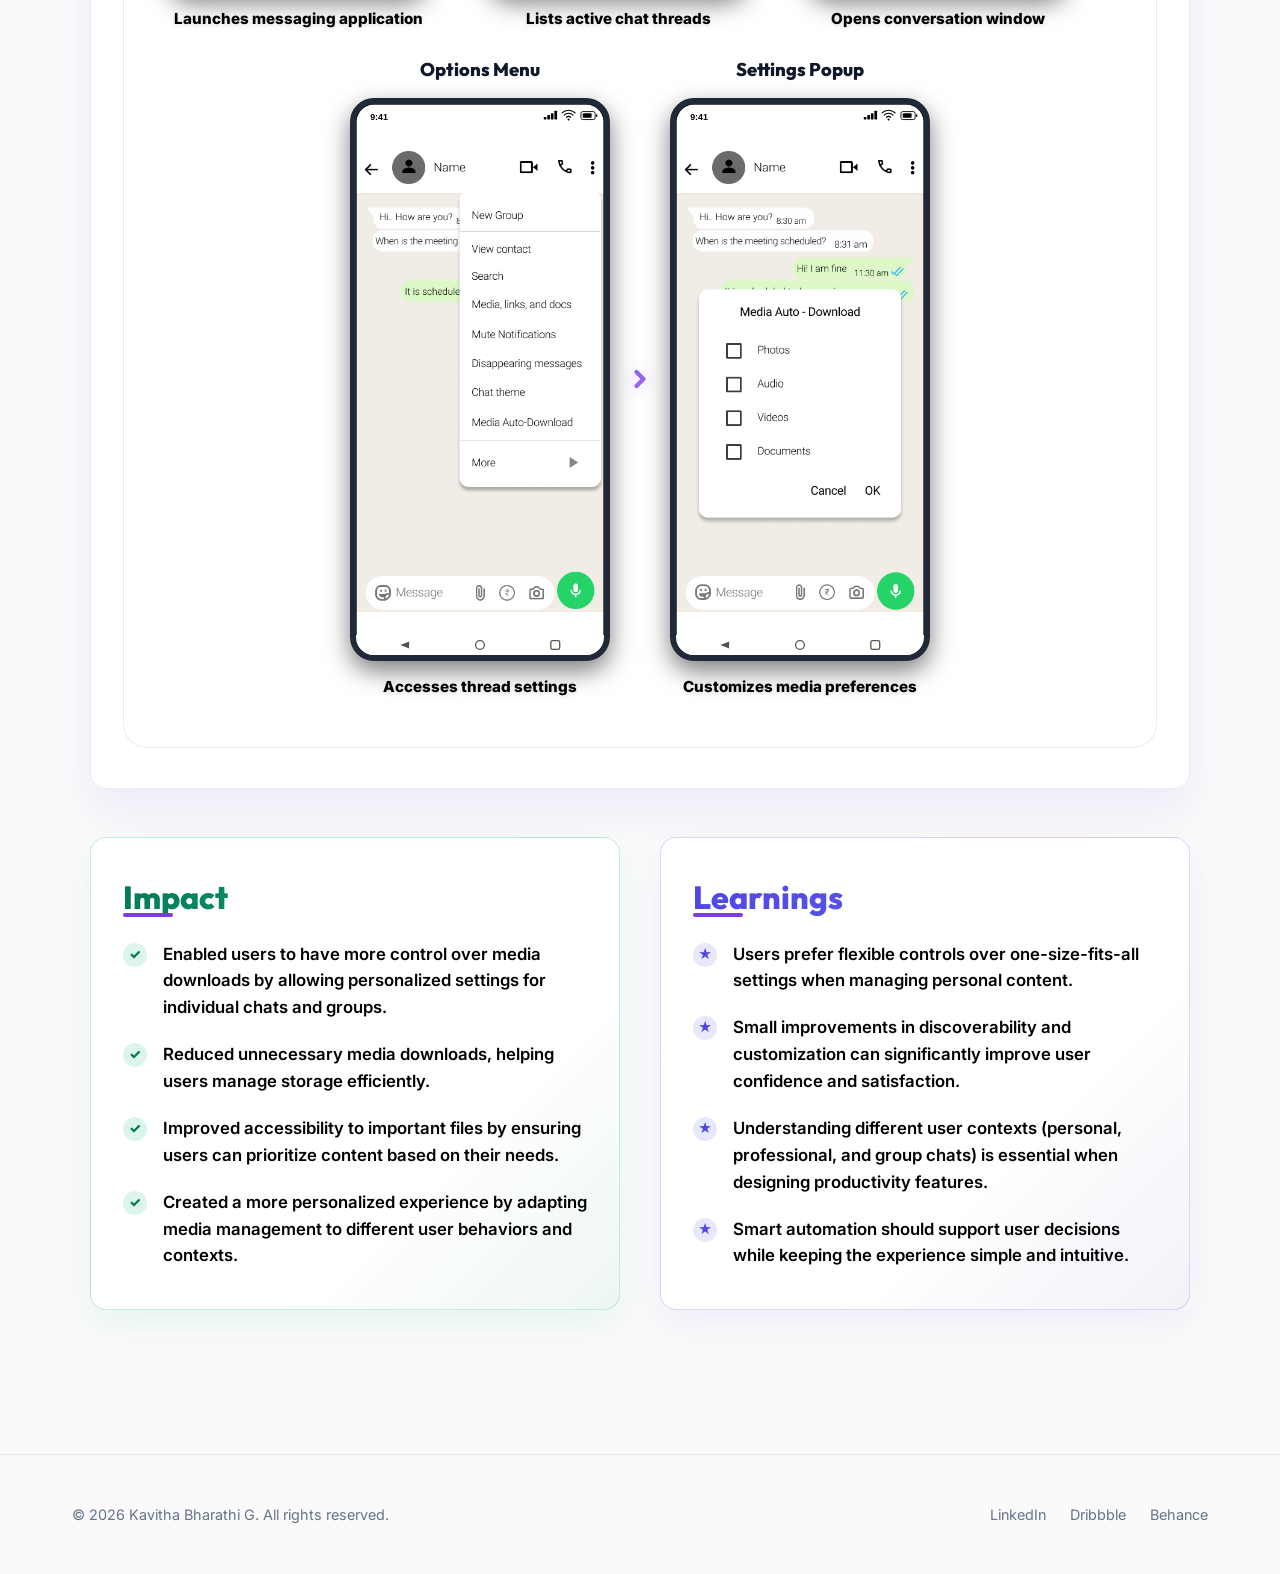
<file: granular_media_downloads.html>
<!DOCTYPE html>
<html lang="en" data-theme="light">
<head>
    <meta charset="UTF-8">
    <meta name="viewport" content="width=device-width, initial-scale=1.0">
    <title>Granular Media Auto-Downloads Case Study — UX/UI Portfolio</title>
    <meta name="description" content="Detailed design case study of Granular Media Auto-Downloads in WhatsApp.">
    <link rel="stylesheet" href="style.css">
    <style>
        .case-study-hero {
            padding: 8rem 0 2rem 0;
            background: linear-gradient(180deg, var(--bg-secondary) 0%, var(--bg-primary) 100%);
            border-bottom: 1px solid var(--border-color);
        }
        .case-grid {
            display: block;
            max-width: 1100px;
            margin: 0 auto;
        }
        .case-content {
            padding: 6rem 0;
        }
        .case-section {
            background-color: var(--bg-secondary);
            border: 1px solid var(--border-color);
            border-radius: var(--radius-md);
            padding: 2.5rem 2rem;
            margin-bottom: 3rem;
            box-shadow: var(--shadow-lg);
            transition: var(--transition-smooth);
        }
        .case-section:hover {
            transform: translateY(-2px);
            box-shadow: var(--shadow-md);
            border-color: rgba(37, 99, 235, 0.15);
        }
        .case-section h2 {
            font-size: 2rem;
            margin-bottom: 1.5rem;
            position: relative;
            padding-bottom: 0.5rem;
        }
        .case-section h2::after {
            content: '';
            position: absolute;
            left: 0;
            bottom: 0;
            width: 50px;
            height: 4px;
            background: var(--accent);
            border-radius: 2px;
        }
        .case-section p {
            font-size: 1.1rem;
            line-height: 1.8;
            color: var(--text-secondary);
            margin-bottom: 1.5rem;
        }
        .case-section ul {
            margin-left: 1.5rem;
            margin-bottom: 1.5rem;
            color: var(--text-secondary);
            font-size: 1.1rem;
            line-height: 1.8;
        }
        .case-section li {
            margin-bottom: 0.5rem;
        }
        .gallery-container {
            margin-top: 2rem;
            background: var(--bg-secondary);
            border: 1px solid var(--border-color);
            border-radius: var(--radius-lg);
            padding: 3rem 2rem;
        }
    </style>
</head>
<body>

    <!-- Custom Cursor -->
    <div class="custom-cursor"></div>
    <div class="custom-cursor-follower"></div>

    <!-- Interactive Background Canvas -->
    <canvas id="mesh-canvas"></canvas>

    <!-- Navigation Header -->
    <nav class="navbar scrolled case-study-nav" id="navbar">
        <div class="container">
            <a href="index.html" class="logo interactive" style="display: flex; align-items: center; gap: 0.5rem;">
                <svg width="20" height="20" viewBox="0 0 24 24" fill="none" stroke="currentColor" stroke-width="2.5" style="transition: transform 0.3s ease;"><line x1="19" y1="12" x2="5" y2="12"></line><polyline points="12 19 5 12 12 5"></polyline></svg>
                WhatsApp Redesign<span class="logo-dot"></span>
            </a>
            <div class="nav-right" style="display: flex;">
                <a href="#overview" class="nav-item-box interactive">Overview</a>
                <a href="#analysis" class="nav-item-box interactive">Analysis</a>
                <a href="#insights" class="nav-item-box interactive">Key Insights</a>
                <a href="#empathy" class="nav-item-box interactive">Empathy Mapping</a>
                <a href="#solution" class="nav-item-box interactive">Design Solution</a>
                <a href="assets/Kavitha_Bharathi_Resume.pdf" target="_blank" class="nav-resume-btn interactive">
                    <svg width="15" height="15" viewBox="0 0 24 24" fill="none" stroke="currentColor" stroke-width="2.5" style="margin-right: 4px; vertical-align: middle;"><path d="M14 2H6a2 2 0 0 0-2 2v16a2 2 0 0 0 2 2h12a2 2 0 0 0 2-2V8z"></path><polyline points="14 2 14 8 20 8"></polyline><line x1="16" y1="13" x2="8" y2="13"></line><line x1="16" y1="17" x2="8" y2="17"></line></svg>
                    <span>Resume</span>
                </a>
            </div>
        </div>
    </nav>

    <!-- Case Study Hero -->
    <header class="case-study-hero">
        <div class="container">
            <span class="modal-feature-tag">Feature 1</span>
            <h1 class="modal-feature-title" style="margin-bottom: 0.5rem;">Granular Media Auto-Downloads</h1>
        </div>
    </header>

    <!-- Main Content -->
    <main class="case-content">
        <div class="container">
            <div class="case-grid">
                <div class="main-column">
                    <!-- Overview -->
                    <section class="case-section" id="overview">
                        <h2>Overview</h2>
                        <p>
                            WhatsApp users receive a large amount of media content every day through personal chats, groups, and work conversations. The existing auto-download settings provide limited control, applying the same preferences across all conversations.
                        </p>
                        <p>
                            This project focuses on redesigning the media auto-download experience by introducing granular, per-chat media controls, allowing users to customize download preferences based on their individual needs.
                        </p>
                        <p>
                            The redesigned feature enables users to decide what media gets downloaded automatically (photos, videos, audio, and documents) for specific chats, helping improve storage management, reduce unwanted downloads, and create a more personalized messaging experience.
                        </p>
                    </section>

                    <!-- Problem Statement -->
                    <section class="case-section" id="problem">
                        <h2>Problem Statement</h2>
                        <p>
                            WhatsApp users often receive excessive media content from multiple chats and groups, resulting in:
                        </p>
                        <ul>
                            <li>Unnecessary storage consumption due to unwanted downloads</li>
                            <li>Difficulty managing media from different conversations</li>
                            <li>Important files getting lost among irrelevant content</li>
                            <li>Lack of control over which chats should automatically download media</li>
                            <li>Time spent manually deleting unwanted photos and videos</li>
                        </ul>
                        <p>
                            <strong>The current auto-download settings do not provide enough flexibility for users with different communication needs.</strong>
                        </p>
                    </section>

                    <!-- Research Goal -->
                    <section class="case-section" id="research">
                        <h2>Research Goal</h2>
                        <p>
                            To understand user behaviors and challenges around media downloads and design a flexible solution that improves control, discoverability, and storage efficiency.
                        </p>
                    </section>

                    <!-- The Challenge -->
                    <section class="case-section" id="challenge">
                        <h2>The Challenge</h2>
                        <p>
                            Designing a flexible media download experience that gives users more control over photos, videos, audio, and documents while keeping the settings simple and easy to use.
                        </p>
                    </section>

                    <!-- Analysis -->
                    <section class="case-section" id="analysis">
                        <h2>Analysis</h2>
                        <p>
                            To understand how user behaviors drive downloading habits, we conducted a comparative persona study highlighting differences in usage patterns and pain points between high-volume groups and study-focused students.
                        </p>
                        <div class="analysis-table-container">
                            <table class="analysis-table">
                                <thead>
                                    <tr>
                                        <th>Category</th>
                                        <th>Haritha (Age 32)<br><span style="font-size: 0.85rem; font-weight: normal; color: var(--text-secondary);">Petrol Pump Service Provider</span></th>
                                        <th>Rajeshwari (Age 18)<br><span style="font-size: 0.85rem; font-weight: normal; color: var(--text-secondary);">B.Sc. Computer Science Student</span></th>
                                    </tr>
                                </thead>
                                <tbody>
                                    <tr>
                                        <td><strong>Profile</strong></td>
                                        <td>Petrol Pump Service Provider</td>
                                        <td>B.Sc. Computer Science Student</td>
                                    </tr>
                                    <tr>
                                        <td><strong>Usage Behavior</strong></td>
                                        <td>
                                            <ul>
                                                <li>Receives 20–30 images and 5–10 videos daily from family and office groups.</li>
                                                <li>Keeps photo auto-download ON and video auto-download OFF to save storage.</li>
                                                <li>Frequently manages storage due to unwanted media accumulation.</li>
                                            </ul>
                                        </td>
                                        <td>
                                            <ul>
                                                <li>Receives moderate media, mainly images and study-related documents.</li>
                                                <li>Keeps auto-download disabled for all media types.</li>
                                                <li>Manually downloads important files when required.</li>
                                            </ul>
                                        </td>
                                    </tr>
                                    <tr>
                                        <td><strong>Pain Points</strong></td>
                                        <td>
                                            <ul>
                                                <li>Group videos and forwarded content consume storage quickly.</li>
                                                <li>Important office documents may get missed among multiple messages.</li>
                                                <li>Media settings are difficult to discover and manage.</li>
                                            </ul>
                                        </td>
                                        <td>
                                            <ul>
                                                <li>Irrelevant media creates distractions.</li>
                                                <li>Sometimes forgets to download important documents.</li>
                                                <li>Finding required files in large conversations takes time.</li>
                                            </ul>
                                        </td>
                                    </tr>
                                    <tr>
                                        <td><strong>Needs & Expectations</strong></td>
                                        <td>
                                            <ul>
                                                <li>Personalized media download controls for specific chats/groups.</li>
                                                <li>Better visibility of storage-consuming content.</li>
                                                <li>Alerts or suggestions when a chat generates excessive media.</li>
                                            </ul>
                                        </td>
                                        <td>
                                            <ul>
                                                <li>Priority-based downloads for important chats/groups.</li>
                                                <li>Smart reminders for pending downloads.</li>
                                                <li>Better organization of shared media and documents.</li>
                                            </ul>
                                        </td>
                                    </tr>
                                </tbody>
                            </table>
                        </div>
                    </section>

                    <!-- Key Insights -->
                    <section class="case-section" id="insights">
                        <h2>Key Insights</h2>
                        <div class="insights-grid" style="display: grid; grid-template-columns: repeat(auto-fit, minmax(220px, 1fr)); gap: 1.5rem; margin-top: 1.5rem;">
                            <!-- Card 1 -->
                            <div class="insight-card" style="background-color: var(--bg-primary); border: 1px solid var(--border-color); border-radius: var(--radius-md); padding: 1.5rem; display: flex; flex-direction: column; gap: 0.75rem; box-shadow: var(--shadow-sm); transition: var(--transition-smooth);">
                                <span style="font-size: 0.85rem; font-weight: 800; color: var(--accent);">01</span>
                                <h3 style="font-size: 1.25rem; font-weight: 800; margin: 0; background: linear-gradient(135deg, #1E3A8A 0%, #60A5FA 100%); -webkit-background-clip: text; -webkit-text-fill-color: transparent; filter: none; line-height: 1.3;">Control at the relationship level</h3>
                                <p style="font-size: 0.95rem; color: var(--text-secondary); line-height: 1.6; margin: 0;">Settings live inside the chat, not global preferences — so a noisy group and a close contact can have entirely different rules.</p>
                                <span style="font-size: 0.75rem; font-weight: 600; padding: 0.25rem 0.75rem; background-color: var(--bg-tertiary); border: 1px solid var(--border-color); border-radius: var(--radius-xl); color: var(--text-muted); width: fit-content; margin-top: auto;">Information architecture</span>
                            </div>
                            <!-- Card 2 -->
                            <div class="insight-card" style="background-color: var(--bg-primary); border: 1px solid var(--border-color); border-radius: var(--radius-md); padding: 1.5rem; display: flex; flex-direction: column; gap: 0.75rem; box-shadow: var(--shadow-sm); transition: var(--transition-smooth);">
                                <span style="font-size: 0.85rem; font-weight: 800; color: var(--accent);">02</span>
                                <h3 style="font-size: 1.25rem; font-weight: 800; margin: 0; background: linear-gradient(135deg, #1E3A8A 0%, #60A5FA 100%); -webkit-background-clip: text; -webkit-text-fill-color: transparent; filter: none; line-height: 1.3;">Four independent toggles</h3>
                                <p style="font-size: 0.95rem; color: var(--text-secondary); line-height: 1.6; margin: 0;">Photos, Videos, Audio, and Documents are decoupled — allowing photos on mobile data while blocking videos is a zero-compromise choice.</p>
                                <span style="font-size: 0.75rem; font-weight: 600; padding: 0.25rem 0.75rem; background-color: var(--bg-tertiary); border: 1px solid var(--border-color); border-radius: var(--radius-xl); color: var(--text-muted); width: fit-content; margin-top: auto;">UX decision</span>
                            </div>
                            <!-- Card 3 -->
                            <div class="insight-card" style="background-color: var(--bg-primary); border: 1px solid var(--border-color); border-radius: var(--radius-md); padding: 1.5rem; display: flex; flex-direction: column; gap: 0.75rem; box-shadow: var(--shadow-sm); transition: var(--transition-smooth);">
                                <span style="font-size: 0.85rem; font-weight: 800; color: var(--accent);">03</span>
                                <h3 style="font-size: 1.25rem; font-weight: 800; margin: 0; background: linear-gradient(135deg, #1E3A8A 0%, #60A5FA 100%); -webkit-background-clip: text; -webkit-text-fill-color: transparent; filter: none; line-height: 1.3;">Override, not replace</h3>
                                <p style="font-size: 0.95rem; color: var(--text-secondary); line-height: 1.6; margin: 0;">Per-chat settings always win over the global default. Users keep their baseline intact while fine-tuning specific conversations.</p>
                                <span style="font-size: 0.75rem; font-weight: 600; padding: 0.25rem 0.75rem; background-color: var(--bg-tertiary); border: 1px solid var(--border-color); border-radius: var(--radius-xl); color: var(--text-muted); width: fit-content; margin-top: auto;">System logic</span>
                            </div>
                            <!-- Card 4 -->
                            <div class="insight-card" style="background-color: var(--bg-primary); border: 1px solid var(--border-color); border-radius: var(--radius-md); padding: 1.5rem; display: flex; flex-direction: column; gap: 0.75rem; box-shadow: var(--shadow-sm); transition: var(--transition-smooth);">
                                <span style="font-size: 0.85rem; font-weight: 800; color: var(--accent);">04</span>
                                <h3 style="font-size: 1.25rem; font-weight: 800; margin: 0; background: linear-gradient(135deg, #1E3A8A 0%, #60A5FA 100%); -webkit-background-clip: text; -webkit-text-fill-color: transparent; filter: none; line-height: 1.3;">Lightweight interaction</h3>
                                <p style="font-size: 0.95rem; color: var(--text-secondary); line-height: 1.6; margin: 0;">A popup with checkboxes and a Save/Cancel pair keeps the interaction under three taps — no navigation away from the chat.</p>
                                <span style="font-size: 0.75rem; font-weight: 600; padding: 0.25rem 0.75rem; background-color: var(--bg-tertiary); border: 1px solid var(--border-color); border-radius: var(--radius-xl); color: var(--text-muted); width: fit-content; margin-top: auto;">UX decision</span>
                            </div>
                        </div>
                    </section>

                    <!-- Empathy Mapping -->
                    <section class="case-section" id="empathy">
                        <h2>Empathy Mapping</h2>
                        <p style="margin-bottom: 2rem; font-style: italic; font-weight: 500;">
                            "I don't want every video from this group clogging my storage, but I still want photos from my family chat to download automatically"
                        </p>
                        
                        <div class="empathy-grid" style="display: grid; grid-template-columns: repeat(auto-fit, minmax(350px, 1fr)); gap: 1.5rem;">
                            <!-- Says -->
                            <div class="empathy-card hero-ux-info-item" style="background: linear-gradient(135deg, #FFFFFF 65%, #DBEAFE 100%) !important; border: 1px solid rgba(37, 99, 235, 0.15); border-radius: 12px; padding: 2rem 1.75rem; box-shadow: 0 10px 25px rgba(37, 99, 235, 0.1), 0 4px 12px rgba(0, 0, 0, 0.04); transition: var(--transition-bounce);">
                                <h3 style="font-size: 1.25rem; font-weight: 700; color: #000000 !important; margin-bottom: 1.25rem; display: flex; align-items: center; gap: 0.5rem; background: none !important; -webkit-text-fill-color: initial !important; -webkit-background-clip: initial !important; filter: none;"><span style="color: var(--accent) !important; font-weight: 800;">01/</span> SAYS</h3>
                                <ul style="margin: 0; padding-left: 1.2rem; color: #000000 !important; font-size: 0.92rem; line-height: 1.7; list-style-type: disc;">
                                    <li style="margin-bottom: 0.5rem; color: #000000 !important;">Haritha, Petrol pump service provider</li>
                                    <li style="margin-bottom: 0.5rem; color: #000000 !important;">Everyday in family and office groups</li>
                                    <li style="margin-bottom: 0.5rem; color: #000000 !important;">Auto - download option for specific contacts</li>
                                    <li style="margin-bottom: 0; color: #000000 !important;">Per chat auto - download option</li>
                                </ul>
                            </div>

                            <!-- Thinks -->
                            <div class="empathy-card hero-ux-info-item" style="background: linear-gradient(135deg, #FFFFFF 65%, #DBEAFE 100%) !important; border: 1px solid rgba(37, 99, 235, 0.15); border-radius: 12px; padding: 2rem 1.75rem; box-shadow: 0 10px 25px rgba(37, 99, 235, 0.1), 0 4px 12px rgba(0, 0, 0, 0.04); transition: var(--transition-bounce);">
                                <h3 style="font-size: 1.25rem; font-weight: 700; color: #000000 !important; margin-bottom: 1.25rem; display: flex; align-items: center; gap: 0.5rem; background: none !important; -webkit-text-fill-color: initial !important; -webkit-background-clip: initial !important; filter: none;"><span style="color: var(--accent) !important; font-weight: 800;">02/</span> THINKS</h3>
                                <ul style="margin: 0; padding-left: 1.2rem; color: #000000 !important; font-size: 0.92rem; line-height: 1.7; list-style-type: disc;">
                                    <li style="margin-bottom: 0.5rem; color: #000000 !important;">Family and office groups</li>
                                    <li style="margin-bottom: 0.5rem; color: #000000 !important;">Yes, office bills</li>
                                    <li style="margin-bottom: 0.5rem; color: #000000 !important;">No, Had to search for an option.</li>
                                    <li style="margin-bottom: 0.5rem; color: #000000 !important;">Yes, Especially for office groups</li>
                                    <li style="margin-bottom: 0.5rem; color: #000000 !important;">Yes, But it doesn't solve the group problem</li>
                                    <li style="margin-bottom: 0.5rem; color: #000000 !important;">Yes, It makes it easy</li>
                                    <li style="margin-bottom: 0; color: #000000 !important;">Very rare</li>
                                </ul>
                            </div>

                            <!-- Feels -->
                            <div class="empathy-card hero-ux-info-item" style="background: linear-gradient(135deg, #FFFFFF 65%, #DBEAFE 100%) !important; border: 1px solid rgba(37, 99, 235, 0.15); border-radius: 12px; padding: 2rem 1.75rem; box-shadow: 0 10px 25px rgba(37, 99, 235, 0.1), 0 4px 12px rgba(0, 0, 0, 0.04); transition: var(--transition-bounce);">
                                <h3 style="font-size: 1.25rem; font-weight: 700; color: #000000 !important; margin-bottom: 1.25rem; display: flex; align-items: center; gap: 0.5rem; background: none !important; -webkit-text-fill-color: initial !important; -webkit-background-clip: initial !important; filter: none;"><span style="color: var(--accent) !important; font-weight: 800;">03/</span> FEELS</h3>
                                <ul style="margin: 0; padding-left: 1.2rem; color: #000000 !important; font-size: 0.92rem; line-height: 1.7; list-style-type: disc;">
                                    <li style="margin-bottom: 0.5rem; color: #000000 !important;">Yes, storage gets full</li>
                                    <li style="margin-bottom: 0.5rem; color: #000000 !important;">Yes</li>
                                    <li style="margin-bottom: 0; color: #000000 !important;">Very important</li>
                                </ul>
                            </div>

                            <!-- Does -->
                            <div class="empathy-card hero-ux-info-item" style="background: linear-gradient(135deg, #FFFFFF 65%, #DBEAFE 100%) !important; border: 1px solid rgba(37, 99, 235, 0.15); border-radius: 12px; padding: 2rem 1.75rem; box-shadow: 0 10px 25px rgba(37, 99, 235, 0.1), 0 4px 12px rgba(0, 0, 0, 0.04); transition: var(--transition-bounce);">
                                <h3 style="font-size: 1.25rem; font-weight: 700; color: #000000 !important; margin-bottom: 1.25rem; display: flex; align-items: center; gap: 0.5rem; background: none !important; -webkit-text-fill-color: initial !important; -webkit-background-clip: initial !important; filter: none;"><span style="color: var(--accent) !important; font-weight: 800;">04/</span> DOES</h3>
                                <ul style="margin: 0; padding-left: 1.2rem; color: #000000 !important; font-size: 0.92rem; line-height: 1.7; list-style-type: disc;">
                                    <li style="margin-bottom: 0; color: #000000 !important;">Auto - download on for photos</li>
                                </ul>
                            </div>
                        </div>
                    </section>

                    <!-- User Persona -->
                    <section class="case-section" id="persona">
                        <h2>User Persona</h2>
                        <div class="persona-card" style="margin-top: 2rem; background: linear-gradient(135deg, #ffffff 0%, var(--bg-secondary) 100%); border: 1.5px solid rgba(99, 102, 241, 0.2); border-radius: var(--radius-lg); padding: 2.5rem; box-shadow: 0 15px 35px rgba(99, 102, 241, 0.04); display: flex; flex-direction: column; gap: 2rem;">
                            <!-- Header Grid -->
                            <div style="display: flex; gap: 2rem; align-items: center; flex-wrap: wrap;">
                                <div style="width: 80px; height: 80px; border-radius: 50%; background: linear-gradient(135deg, #6366f1 0%, #ec4899 100%); display: flex; align-items: center; justify-content: center; font-size: 2.5rem; color: #ffffff; font-weight: 800; box-shadow: 0 8px 20px rgba(99, 102, 241, 0.3);">
                                    H
                                </div>
                                <div style="display: flex; flex-direction: column; gap: 0.25rem;">
                                    <h3 style="font-size: 1.75rem; font-weight: 800; color: #000000 !important; margin: 0; background: none; -webkit-text-fill-color: initial; -webkit-background-clip: initial; filter: none;">Haritha</h3>
                                    <span style="font-size: 1.05rem; font-weight: 700; color: var(--text-secondary);">32 | Female | Petrol Bunk Service Provider | Chennai</span>
                                </div>
                            </div>

                            <hr style="border: 0; border-top: 1px solid var(--border-color); margin: 0;">

                            <!-- Content Grid -->
                            <div style="display: grid; grid-template-columns: repeat(auto-fit, minmax(280px, 1fr)); gap: 2rem;">
                                <!-- Left Column: Background, Scenario & Quote -->
                                <div style="display: flex; flex-direction: column; gap: 1.5rem;">
                                    <!-- Background -->
                                    <div class="hero-ux-info-item" style="background: #ffffff; border: 1px solid rgba(99, 102, 241, 0.15); border-radius: 12px; padding: 1.75rem; box-shadow: 0 8px 20px rgba(0,0,0,0.02); transition: var(--transition-bounce);">
                                        <h4 style="font-size: 1.1rem; font-weight: 800; color: #000000 !important; margin-bottom: 0.75rem; text-transform: uppercase; letter-spacing: 0.05em; background: none; -webkit-text-fill-color: initial; -webkit-background-clip: initial; filter: none;">Background</h4>
                                        <p style="font-size: 0.95rem; line-height: 1.6; color: #334155; margin: 0; font-weight: 600;">
                                            Based in Chennai, Haritha runs daily business operations at a petrol pump station, handling logbooks, customer logs, and receipts.
                                        </p>
                                    </div>

                                    <!-- Scenario -->
                                    <div class="hero-ux-info-item" style="background: #ffffff; border: 1px solid rgba(99, 102, 241, 0.15); border-radius: 12px; padding: 1.75rem; box-shadow: 0 8px 20px rgba(0,0,0,0.02); transition: var(--transition-bounce);">
                                        <h4 style="font-size: 1.1rem; font-weight: 800; color: #000000 !important; margin-bottom: 0.75rem; text-transform: uppercase; letter-spacing: 0.05em; background: none; -webkit-text-fill-color: initial; -webkit-background-clip: initial; filter: none;">Scenario</h4>
                                        <p style="font-size: 0.95rem; line-height: 1.6; color: #334155; margin: 0; font-weight: 600;">
                                            During busy work hours, multiple groups send images and videos. She wants work documents to be available while avoiding unnecessary media downloads.
                                        </p>
                                    </div>

                                    <!-- User Quote -->
                                    <div class="hero-ux-info-item" style="background: #ffffff; border: 1px solid rgba(236, 72, 153, 0.15); border-radius: 12px; padding: 1.75rem; box-shadow: 0 8px 20px rgba(0,0,0,0.02); transition: var(--transition-bounce);">
                                        <h4 style="font-size: 1.1rem; font-weight: 800; color: #000000 !important; margin-bottom: 0.75rem; text-transform: uppercase; letter-spacing: 0.05em; background: none; -webkit-text-fill-color: initial; -webkit-background-clip: initial; filter: none;">User Quote</h4>
                                        <p style="font-size: 0.95rem; line-height: 1.6; color: #334155; margin: 0; font-weight: 600; font-style: italic;">
                                            "I don't want every video from this group clogging my storage, but I still want photos from my family chat to download automatically."
                                        </p>
                                    </div>
                                </div>

                                <!-- Right Column: Goals & Pain Points -->
                                <div style="display: flex; flex-direction: column; gap: 1.5rem;">
                                    <!-- Goals -->
                                    <div class="hero-ux-info-item" style="background: #ffffff; border: 1px solid rgba(16, 185, 129, 0.15); border-radius: 12px; padding: 1.75rem; box-shadow: 0 8px 20px rgba(0,0,0,0.02); transition: var(--transition-bounce);">
                                        <h4 style="font-size: 1.1rem; font-weight: 800; color: #000000 !important; margin-bottom: 0.75rem; text-transform: uppercase; letter-spacing: 0.05em; background: none; -webkit-text-fill-color: initial; -webkit-background-clip: initial; filter: none;">Goals</h4>
                                        <ul style="margin: 0; padding-left: 1.2rem; font-size: 0.95rem; line-height: 1.7; color: #334155; font-weight: 600; list-style-type: disc;">
                                            <li style="margin-bottom: 0.5rem; color: #334155 !important;">Control what media gets downloaded</li>
                                            <li style="margin-bottom: 0.5rem; color: #334155 !important;">Quickly access important work documents</li>
                                            <li style="margin-bottom: 0; color: #334155 !important;">Reduce time spent managing storage</li>
                                        </ul>
                                    </div>

                                    <!-- Pain Points -->
                                    <div class="hero-ux-info-item" style="background: #ffffff; border: 1px solid rgba(239, 68, 68, 0.15); border-radius: 12px; padding: 1.75rem; box-shadow: 0 8px 20px rgba(0,0,0,0.02); transition: var(--transition-bounce);">
                                        <h4 style="font-size: 1.1rem; font-weight: 800; color: #000000 !important; margin-bottom: 0.75rem; text-transform: uppercase; letter-spacing: 0.05em; background: none; -webkit-text-fill-color: initial; -webkit-background-clip: initial; filter: none;">Pain Points</h4>
                                        <ul style="margin: 0; padding-left: 1.2rem; font-size: 0.95rem; line-height: 1.7; color: #334155; font-weight: 600; list-style-type: disc;">
                                            <li style="margin-bottom: 0.5rem; color: #334155 !important;">Automatic downloads consume storage</li>
                                            <li style="margin-bottom: 0.5rem; color: #334155 !important;">Important files get mixed with unwanted media</li>
                                            <li style="margin-bottom: 0; color: #334155 !important;">No chat-specific download preferences</li>
                                        </ul>
                                    </div>

                                    <!-- Design Implication -->
                                    <div class="hero-ux-info-item" style="background: #ffffff; border: 1px solid rgba(139, 92, 246, 0.15); border-radius: 12px; padding: 1.75rem; box-shadow: 0 8px 20px rgba(0,0,0,0.02); transition: var(--transition-bounce);">
                                        <h4 style="font-size: 1.1rem; font-weight: 800; color: #000000 !important; margin-bottom: 0.75rem; text-transform: uppercase; letter-spacing: 0.05em; background: none; -webkit-text-fill-color: initial; -webkit-background-clip: initial; filter: none;">Design Implication</h4>
                                        <p style="font-size: 0.95rem; line-height: 1.6; color: #334155; margin: 0; font-weight: 600;">
                                            Provide per-chat media download controls with separate preferences for photos, videos, audio, and documents.
                                        </p>
                                    </div>
                                </div>
                            </div>
                        </div>
                    </section>

                    <!-- Competitor Analysis -->
                    <section class="case-section" id="competitor-analysis">
                        <h2>Competitor Analysis</h2>
                        <p>
                            To identify product opportunities, this analysis evaluates the media auto-download capabilities, strengths, and constraints of key messaging competitors in the industry.
                        </p>
                        <div class="analysis-table-container">
                            <table class="analysis-table">
                                <thead>
                                    <tr>
                                        <th style="text-align: left !important;">Competitor</th>
                                        <th style="text-align: left !important;">Media Download Controls</th>
                                        <th style="text-align: left !important;">Strengths</th>
                                        <th style="text-align: left !important;">Limitations</th>
                                        <th style="text-align: left !important;">Design Opportunity</th>
                                    </tr>
                                </thead>
                                <tbody>
                                    <tr>
                                        <td><strong>Telegram</strong></td>
                                        <td>Provides automatic media download controls based on mobile data, Wi-Fi, roaming, and chat type. Users can customize media limits.</td>
                                        <td>Advanced customization and better control over media downloads.</td>
                                        <td>Settings can feel complex for new users due to multiple options.</td>
                                        <td>Create simpler <strong>per-chat media controls</strong> with clear recommendations.</td>
                                    </tr>
                                    <tr>
                                        <td><strong>Signal</strong></td>
                                        <td>Allows users to control automatic downloads for different media types like images, videos, and documents.</td>
                                        <td>Strong privacy-focused experience with simple settings.</td>
                                        <td>Limited personalization based on individual chats.</td>
                                        <td>Introduce chat-specific download preferences while maintaining simplicity.</td>
                                    </tr>
                                    <tr>
                                        <td><strong>Messenger</strong></td>
                                        <td>Provides automatic media handling with storage-related options.</td>
                                        <td>Easy-to-understand interface and familiar interaction patterns.</td>
                                        <td>Limited control over specific media categories and chats.</td>
                                        <td>Provide users with more granular control over content types.</td>
                                    </tr>
                                    <tr>
                                        <td><strong>WhatsApp (Current)</strong></td>
                                        <td>Allows users to enable/disable auto-download based on network type (Mobile Data, Wi-Fi, Roaming).</td>
                                        <td>Simple and familiar experience.</td>
                                        <td>Same settings apply broadly; lacks individual chat/group customization.</td>
                                        <td>Add <strong>personalized per-chat media download settings</strong>.</td>
                                    </tr>
                                </tbody>
                            </table>
                        </div>
                        
                        <!-- Key Opportunity Callout -->
                        <div class="opportunity-callout" style="margin-top: 2.25rem; background: linear-gradient(135deg, rgba(99, 102, 241, 0.05) 0%, rgba(236, 72, 153, 0.05) 100%); border-left: 4px solid var(--accent); border-radius: 0 var(--radius-md) var(--radius-md) 0; padding: 1.5rem 2rem; box-shadow: var(--shadow-sm); transition: var(--transition-smooth);">
                            <h4 style="font-family: var(--font-heading); font-size: 1.25rem; font-weight: 800; margin-bottom: 0.5rem; background: linear-gradient(135deg, #4f46e5 0%, #ec4899 100%); -webkit-background-clip: text; -webkit-text-fill-color: transparent; filter: none;">Key Opportunity Identified</h4>
                            <p style="font-size: 1.05rem; line-height: 1.7; color: var(--text-secondary); margin: 0; font-weight: 600;">
                                Existing platforms provide basic media download controls, but users still need a simpler way to customize downloads based on individual chats, content type, and personal priorities.
                            </p>
                        </div>
                    </section>

                    <!-- Design Solution -->
                    <section class="case-section" id="solution">
                        <h2>Design Solution</h2>
                        <p>
                            Introduced a 'Media auto-download' toggle option in the chat's top-right options dropdown. Clicking this opens a clear popup dialog checklist (Photos, Audio, Videos, Documents) allowing immediate custom downloading preferences at the thread level.
                        </p>
                        
                        <div class="before-after-container" style="display: flex; flex-wrap: wrap; gap: 2rem; margin-top: 2rem; justify-content: center;">
                            <!-- Before Box -->
                            <div class="comparison-box" style="flex: 1; min-width: 250px; max-width: 320px; background-color: var(--bg-primary); border: 1px solid var(--border-color); border-radius: var(--radius-md); padding: 1.5rem; text-align: center; box-shadow: var(--shadow-sm);">
                                <h4 style="font-family: var(--font-heading); font-size: 1.1rem; font-weight: 800; margin-bottom: 1.25rem; color: var(--text-muted); text-transform: uppercase; letter-spacing: 0.05em; background: none; -webkit-text-fill-color: initial; -webkit-background-clip: initial; filter: none;">Before: Old screen</h4>
                                <div style="border-radius: 28px; overflow: hidden; border: 8px solid #1f2937; background: #000; aspect-ratio: 9/19.5; width: 100%; max-width: 240px; margin: 0 auto; box-shadow: 0 10px 25px rgba(0, 0, 0, 0.15), inset 0 0 4px rgba(255, 255, 255, 0.2); display: flex; align-items: center; justify-content: center;">
                                    <img src="assets/Chat_Page_Options_OldPage.png" alt="Before: Old Screen" style="width: 100%; height: 100%; object-fit: cover;">
                                </div>
                            </div>
                            <!-- After Box -->
                            <div class="comparison-box" style="flex: 1; min-width: 250px; max-width: 320px; background-color: var(--bg-primary); border: 1px solid rgba(37, 99, 235, 0.15); border-radius: var(--radius-md); padding: 1.5rem; text-align: center; box-shadow: var(--shadow-sm);">
                                <h4 style="font-family: var(--font-heading); font-size: 1.1rem; font-weight: 800; margin-bottom: 1.25rem; background: linear-gradient(135deg, #1E3A8A 0%, #60A5FA 100%); -webkit-background-clip: text; -webkit-text-fill-color: transparent; text-transform: uppercase; letter-spacing: 0.05em; filter: none;">After: Redesigned Screen</h4>
                                <div style="border-radius: 28px; overflow: hidden; border: 8px solid #1f2937; background: #000; aspect-ratio: 9/19.5; width: 100%; max-width: 240px; margin: 0 auto; box-shadow: 0 10px 25px rgba(0, 0, 0, 0.15), inset 0 0 4px rgba(255, 255, 255, 0.2); display: flex; align-items: center; justify-content: center;">
                                    <img src="assets/Chat_Page_Options.png" alt="After: Redesigned Screen" style="width: 100%; height: 100%; object-fit: cover;">
                                </div>
                            </div>
                        </div>
                    </section>

                    <!-- Information architecture -->
                    <section class="case-section" id="ia">
                        <h2>Information architecture</h2>
                        <p>
                            The structural blueprint maps the entry points and controls for media downloads, showing how thread-level rules seamlessly integrate with global defaults without creating navigation overhead.
                        </p>
                        <div class="ia-image-wrapper" style="margin-top: 2rem; border-radius: var(--radius-md); overflow: hidden; width: 100%; border: 1px solid var(--border-color); box-shadow: var(--shadow-sm); background-color: #ffffff; padding: 2.5rem 1.5rem; display: flex; justify-content: center;">
                            <img src="assets/whatsapp_media_download_IA.svg" alt="Information Architecture - Granular Media Auto-Download" style="max-width: 100%; height: auto; display: block;">
                        </div>
                    </section>

                    <!-- User Flow -->
                    <!-- User Flow -->
                    <section class="case-section" id="userflow">
                        <h2>User Flow</h2>
                        <p style="margin-bottom: 2rem;">
                            The sequential steps mapping how a user accesses specific chat options, opens the auto-download settings modal, selects preferences, and saves the customized rules without any step numbers.
                        </p>
                        
                        <div class="user-flowchart" style="display: flex; flex-direction: column; align-items: center; gap: 0.75rem; margin-top: 2rem;">
                            <!-- Gradient Definition -->
                            <svg width="0" height="0" style="position: absolute;">
                              <defs>
                                <linearGradient id="arrowGradient" x1="0" y1="0" x2="0" y2="1">
                                  <stop offset="0%" stop-color="#6366f1" />
                                  <stop offset="100%" stop-color="#ec4899" />
                                </linearGradient>
                              </defs>
                            </svg>
                            <!-- Node 1 -->
                            <div class="flow-node" style="padding: 0.85rem 1.25rem; text-align: center; width: 100%; max-width: 340px;">
                                <strong style="display: block; font-size: 0.95rem;">Launch WhatsApp</strong>
                                <span style="font-size: 0.8rem; color: var(--text-secondary);">App opens to chats list</span>
                            </div>
                            
                            <svg width="16" height="16" viewBox="0 0 24 24" fill="none" stroke="var(--accent)" stroke-width="3"><line x1="12" y1="5" x2="12" y2="19"></line><polyline points="19 12 12 19 5 12"></polyline></svg>
                            
                            <!-- Node 2 -->
                            <div class="flow-node" style="padding: 0.85rem 1.25rem; text-align: center; width: 100%; max-width: 340px;">
                                <strong style="display: block; font-size: 0.95rem;">Chats Home Screen</strong>
                                <span style="font-size: 0.8rem; color: var(--text-secondary);">All conversations listed</span>
                            </div>
                            
                            <svg width="16" height="16" viewBox="0 0 24 24" fill="none" stroke="var(--accent)" stroke-width="3"><line x1="12" y1="5" x2="12" y2="19"></line><polyline points="19 12 12 19 5 12"></polyline></svg>
                            
                            <!-- Node 3 -->
                            <div class="flow-node" style="padding: 0.85rem 1.25rem; text-align: center; width: 100%; max-width: 340px;">
                                <strong style="display: block; font-size: 0.95rem;">Select a Chat</strong>
                                <span style="font-size: 0.8rem; color: var(--text-secondary);">Tap any conversation</span>
                            </div>
                            
                            <svg width="16" height="16" viewBox="0 0 24 24" fill="none" stroke="var(--accent)" stroke-width="3"><line x1="12" y1="5" x2="12" y2="19"></line><polyline points="19 12 12 19 5 12"></polyline></svg>
                            
                            <!-- Split Row: Individual vs Group -->
                            <div style="display: flex; gap: 1rem; width: 100%; max-width: 450px; justify-content: center;">
                                <div class="flow-node flow-node-accent" style="flex: 1; padding: 0.85rem 1rem; text-align: center;">
                                    <strong style="display: block; font-size: 0.9rem;">Individual Chat</strong>
                                    <span style="font-size: 0.75rem; color: var(--text-secondary);">1:1 conversation opens</span>
                                </div>
                                <div class="flow-node flow-node-success" style="flex: 1; padding: 0.85rem 1rem; text-align: center;">
                                    <strong style="display: block; font-size: 0.9rem;">Group Chat</strong>
                                    <span style="font-size: 0.75rem; color: var(--text-secondary);">Group conversation opens</span>
                                </div>
                            </div>
                            
                            <svg width="16" height="16" viewBox="0 0 24 24" fill="none" stroke="var(--accent)" stroke-width="3"><line x1="12" y1="5" x2="12" y2="19"></line><polyline points="19 12 12 19 5 12"></polyline></svg>
                            
                            <!-- Node 4 -->
                            <div class="flow-node" style="padding: 0.85rem 1.25rem; text-align: center; width: 100%; max-width: 340px;">
                                <strong style="display: block; font-size: 0.95rem;">Chat Screen</strong>
                                <span style="font-size: 0.8rem; color: var(--text-secondary);">Messages visible in thread</span>
                            </div>
                            
                            <svg width="16" height="16" viewBox="0 0 24 24" fill="none" stroke="var(--accent)" stroke-width="3"><line x1="12" y1="5" x2="12" y2="19"></line><polyline points="19 12 12 19 5 12"></polyline></svg>
                            
                            <!-- Node 5 -->
                            <div class="flow-node" style="padding: 0.85rem 1.25rem; text-align: center; width: 100%; max-width: 340px;">
                                <strong style="display: block; font-size: 0.95rem;">Tap Options Menu (⋮)</strong>
                                <span style="font-size: 0.8rem; color: var(--text-secondary);">Top-right of chat header</span>
                            </div>
                            
                            <svg width="16" height="16" viewBox="0 0 24 24" fill="none" stroke="var(--accent)" stroke-width="3"><line x1="12" y1="5" x2="12" y2="19"></line><polyline points="19 12 12 19 5 12"></polyline></svg>
                            
                            <!-- Node 6 -->
                            <div class="flow-node flow-node-accent" style="padding: 0.85rem 1.25rem; text-align: center; width: 100%; max-width: 340px;">
                                <strong style="display: block; font-size: 0.95rem;">Select 'Media auto-download'</strong>
                                <span style="font-size: 0.8rem; color: var(--text-secondary);">Tapped from options dropdown list</span>
                            </div>
                            
                            <svg width="16" height="16" viewBox="0 0 24 24" fill="none" stroke="var(--accent)" stroke-width="3"><line x1="12" y1="5" x2="12" y2="19"></line><polyline points="19 12 12 19 5 12"></polyline></svg>
                            
                            <!-- Node 7 -->
                            <div class="flow-node" style="padding: 0.85rem 1.25rem; text-align: center; width: 100%; max-width: 340px;">
                                <strong style="display: block; font-size: 0.95rem;">Media Auto-Download Popup</strong>
                                <span style="font-size: 0.8rem; color: var(--text-secondary);">Modal overlay checklist appears</span>
                            </div>
                            
                            <svg width="16" height="16" viewBox="0 0 24 24" fill="none" stroke="var(--accent)" stroke-width="3"><line x1="12" y1="5" x2="12" y2="19"></line><polyline points="19 12 12 19 5 12"></polyline></svg>
                            
                            <!-- Node 8 -->
                            <div class="flow-node" style="padding: 1rem 1.5rem; text-align: left; width: 100%; max-width: 340px;">
                                <strong style="display: block; font-size: 0.95rem; text-align: center; margin-bottom: 0.75rem;">Set Media Preferences</strong>
                                <div style="display: flex; flex-direction: column; gap: 0.4rem; font-size: 0.8rem; color: var(--text-secondary);">
                                    <div style="display: flex; align-items: center; gap: 0.5rem;"><input type="checkbox" checked disabled style="accent-color: var(--accent);"> [x] Photos</div>
                                    <div style="display: flex; align-items: center; gap: 0.5rem;"><input type="checkbox" disabled> [ ] Videos</div>
                                    <div style="display: flex; align-items: center; gap: 0.5rem;"><input type="checkbox" disabled> [ ] Audio</div>
                                    <div style="display: flex; align-items: center; gap: 0.5rem;"><input type="checkbox" disabled> [ ] Documents</div>
                                </div>
                            </div>
                            
                            <svg width="16" height="16" viewBox="0 0 24 24" fill="none" stroke="var(--accent)" stroke-width="3"><line x1="12" y1="5" x2="12" y2="19"></line><polyline points="19 12 12 19 5 12"></polyline></svg>
                            
                            <!-- Split Row: Save vs Cancel -->
                            <div style="display: flex; gap: 1rem; width: 100%; max-width: 450px; justify-content: center;">
                                <!-- Save Branch -->
                                <div style="flex: 1; display: flex; flex-direction: column; align-items: center; gap: 0.75rem;">
                                    <div class="flow-node flow-node-success" style="width: 100%; padding: 0.85rem 1rem; text-align: center;">
                                        <strong style="display: block; font-size: 0.9rem;">Save Settings</strong>
                                        <span style="font-size: 0.75rem; color: var(--text-secondary);">Tap Save action button</span>
                                    </div>
                                    <svg width="16" height="16" viewBox="0 0 24 24" fill="none" stroke="#10B981" stroke-width="3"><line x1="12" y1="5" x2="12" y2="19"></line><polyline points="19 12 12 19 5 12"></polyline></svg>
                                    <div class="flow-node flow-node-success" style="width: 100%; padding: 0.85rem 1rem; text-align: center;">
                                        <strong style="display: block; font-size: 0.9rem;">Override Active</strong>
                                        <span style="font-size: 0.75rem; color: var(--text-secondary);">Selected types download</span>
                                    </div>
                                </div>
                                <!-- Cancel Branch -->
                                <div style="flex: 1; display: flex; flex-direction: column; align-items: center; gap: 0.75rem;">
                                    <div class="flow-node flow-node-danger" style="width: 100%; padding: 0.85rem 1rem; text-align: center;">
                                        <strong style="display: block; font-size: 0.9rem;">Cancel Changes</strong>
                                        <span style="font-size: 0.75rem; color: var(--text-secondary);">Tap Cancel action button</span>
                                    </div>
                                    <svg width="16" height="16" viewBox="0 0 24 24" fill="none" stroke="#EF4444" stroke-width="3"><line x1="12" y1="5" x2="12" y2="19"></line><polyline points="19 12 12 19 5 12"></polyline></svg>
                                    <div class="flow-node flow-node-danger" style="width: 100%; padding: 0.85rem 1rem; text-align: center;">
                                        <strong style="display: block; font-size: 0.9rem;">Popup Dismissed</strong>
                                        <span style="font-size: 0.75rem; color: var(--text-secondary);">Returns to chat screen</span>
                                    </div>
                                </div>
                            </div>
                        </div>
                    </section>

                    <!-- High Fidelity UI Design -->
                    <section class="case-section" id="hifi">
                        <h2>High Fidelity UI Design</h2>
                        <p style="margin-bottom: 2rem;">
                            The high-fidelity mockups show the user journey from opening the application through to customizing individual chat auto-download preferences. Each screen is designed to integrate seamlessly into WhatsApp's clean interface style, ensuring controls are easy to find and use.
                        </p>
                        <div class="gallery-container">
                            <div class="whatsapp-solution-gallery" style="display: flex; flex-wrap: wrap; gap: 1.5rem 1rem; justify-content: center; align-items: flex-start;">
                                <div class="gallery-item" style="display: flex; flex-direction: column; align-items: center; gap: 0.85rem; text-align: center;">
                                    <span class="phone-heading" style="font-weight: 800; font-size: 1.15rem; color: var(--text-primary); font-family: var(--font-heading);">Splash Screen</span>
                                    <div class="gallery-phone"><img src="assets/WhatsApp_FirstPage.png" alt="WhatsApp Splash Page"></div>
                                    <span style="font-size: 0.95rem; color: #000000 !important; font-weight: 800; text-shadow: 0 2px 4px rgba(0,0,0,0.1);">Launches messaging application</span>
                                </div>
                                
                                <!-- Flow Arrow -->
                                <div class="gallery-flow-arrow" style="align-self: flex-start; margin-top: 310px; color: var(--accent); opacity: 0.8;">
                                    <svg width="28" height="28" viewBox="0 0 24 24" fill="none" stroke="currentColor" stroke-width="3.5" stroke-linecap="round" stroke-linejoin="round" style="filter: drop-shadow(0 2px 8px rgba(147, 85, 247, 0.4)); animation: pulseArrow 2s infinite ease-in-out;"><polyline points="9 18 15 12 9 6"></polyline></svg>
                                </div>

                                <div class="gallery-item" style="display: flex; flex-direction: column; align-items: center; gap: 0.85rem; text-align: center;">
                                    <span class="phone-heading" style="font-weight: 800; font-size: 1.15rem; color: var(--text-primary); font-family: var(--font-heading);">Home Screen</span>
                                    <div class="gallery-phone"><img src="assets/WhatsApp_Home_Page.png" alt="WhatsApp Home Page"></div>
                                    <span style="font-size: 0.95rem; color: #000000 !important; font-weight: 800; text-shadow: 0 2px 4px rgba(0,0,0,0.1);">Lists active chat threads</span>
                                </div>

                                <!-- Flow Arrow -->
                                <div class="gallery-flow-arrow" style="align-self: flex-start; margin-top: 310px; color: var(--accent); opacity: 0.8;">
                                    <svg width="28" height="28" viewBox="0 0 24 24" fill="none" stroke="currentColor" stroke-width="3.5" stroke-linecap="round" stroke-linejoin="round" style="filter: drop-shadow(0 2px 8px rgba(147, 85, 247, 0.4)); animation: pulseArrow 2s infinite ease-in-out;"><polyline points="9 18 15 12 9 6"></polyline></svg>
                                </div>

                                <div class="gallery-item" style="display: flex; flex-direction: column; align-items: center; gap: 0.85rem; text-align: center;">
                                    <span class="phone-heading" style="font-weight: 800; font-size: 1.15rem; color: var(--text-primary); font-family: var(--font-heading);">Chat Screen</span>
                                    <div class="gallery-phone"><img src="assets/Chat_Page.png" alt="Chat Screen"></div>
                                    <span style="font-size: 0.95rem; color: #000000 !important; font-weight: 800; text-shadow: 0 2px 4px rgba(0,0,0,0.1);">Opens conversation window</span>
                                </div>

                                <!-- Flow Arrow -->
                                <div class="gallery-flow-arrow" style="align-self: flex-start; margin-top: 310px; color: var(--accent); opacity: 0.8;">
                                    <svg width="28" height="28" viewBox="0 0 24 24" fill="none" stroke="currentColor" stroke-width="3.5" stroke-linecap="round" stroke-linejoin="round" style="filter: drop-shadow(0 2px 8px rgba(147, 85, 247, 0.4)); animation: pulseArrow 2s infinite ease-in-out;"><polyline points="9 18 15 12 9 6"></polyline></svg>
                                </div>

                                <div class="gallery-item" style="display: flex; flex-direction: column; align-items: center; gap: 0.85rem; text-align: center;">
                                    <span class="phone-heading" style="font-weight: 800; font-size: 1.15rem; color: var(--text-primary); font-family: var(--font-heading);">Options Menu</span>
                                    <div class="gallery-phone"><img src="assets/Chat_Page_Options.png" alt="Options Menu"></div>
                                    <span style="font-size: 0.95rem; color: #000000 !important; font-weight: 800; text-shadow: 0 2px 4px rgba(0,0,0,0.1);">Accesses thread settings</span>
                                </div>

                                <!-- Flow Arrow -->
                                <div class="gallery-flow-arrow" style="align-self: flex-start; margin-top: 310px; color: var(--accent); opacity: 0.8;">
                                    <svg width="28" height="28" viewBox="0 0 24 24" fill="none" stroke="currentColor" stroke-width="3.5" stroke-linecap="round" stroke-linejoin="round" style="filter: drop-shadow(0 2px 8px rgba(147, 85, 247, 0.4)); animation: pulseArrow 2s infinite ease-in-out;"><polyline points="9 18 15 12 9 6"></polyline></svg>
                                </div>

                                <div class="gallery-item" style="display: flex; flex-direction: column; align-items: center; gap: 0.85rem; text-align: center;">
                                    <span class="phone-heading" style="font-weight: 800; font-size: 1.15rem; color: var(--text-primary); font-family: var(--font-heading);">Settings Popup</span>
                                    <div class="gallery-phone"><img src="assets/Chat_Page_Options_MediaAutoDownload.png" alt="Settings Popup"></div>
                                    <span style="font-size: 0.95rem; color: #000000 !important; font-weight: 800; text-shadow: 0 2px 4px rgba(0,0,0,0.1);">Customizes media preferences</span>
                                </div>
                            </div>
                        </div>
                    </section>

                    <!-- Impact & Learnings -->
                    <section class="case-section" id="impact-learnings" style="display: grid; grid-template-columns: repeat(auto-fit, minmax(300px, 1fr)); gap: 2.5rem; border: none; background: transparent; padding: 0; box-shadow: none; margin-bottom: 3rem;">
                        <!-- Impact Box -->
                        <div class="impact-box" style="background: linear-gradient(135deg, #ffffff 65%, rgba(16, 185, 129, 0.05) 100%); border: 1.5px solid rgba(16, 185, 129, 0.25); border-radius: var(--radius-md); padding: 2.5rem 2rem; box-shadow: 0 15px 35px rgba(16, 185, 129, 0.08); transition: var(--transition-smooth); display: flex; flex-direction: column; gap: 1.5rem;">
                            <h2 style="font-size: 2rem; font-weight: 800; background: linear-gradient(135deg, #047857 0%, #10b981 100%); -webkit-background-clip: text; -webkit-text-fill-color: transparent; filter: none; margin-bottom: 0; padding-bottom: 0;">Impact</h2>
                            <div style="display: flex; flex-direction: column; gap: 1.25rem;">
                                <div style="display: flex; gap: 1rem; align-items: flex-start;">
                                    <span style="display: flex; align-items: center; justify-content: center; width: 24px; height: 24px; border-radius: 50%; background-color: rgba(16, 185, 129, 0.15); color: #047857; font-weight: 800; font-size: 0.85rem; flex-shrink: 0; margin-top: 2px;">✓</span>
                                    <p style="font-size: 1.05rem; line-height: 1.6; color: #000000; margin: 0; font-weight: 600;">Enabled users to have more control over media downloads by allowing personalized settings for individual chats and groups.</p>
                                </div>
                                <div style="display: flex; gap: 1rem; align-items: flex-start;">
                                    <span style="display: flex; align-items: center; justify-content: center; width: 24px; height: 24px; border-radius: 50%; background-color: rgba(16, 185, 129, 0.15); color: #047857; font-weight: 800; font-size: 0.85rem; flex-shrink: 0; margin-top: 2px;">✓</span>
                                    <p style="font-size: 1.05rem; line-height: 1.6; color: #000000; margin: 0; font-weight: 600;">Reduced unnecessary media downloads, helping users manage storage efficiently.</p>
                                </div>
                                <div style="display: flex; gap: 1rem; align-items: flex-start;">
                                    <span style="display: flex; align-items: center; justify-content: center; width: 24px; height: 24px; border-radius: 50%; background-color: rgba(16, 185, 129, 0.15); color: #047857; font-weight: 800; font-size: 0.85rem; flex-shrink: 0; margin-top: 2px;">✓</span>
                                    <p style="font-size: 1.05rem; line-height: 1.6; color: #000000; margin: 0; font-weight: 600;">Improved accessibility to important files by ensuring users can prioritize content based on their needs.</p>
                                </div>
                                <div style="display: flex; gap: 1rem; align-items: flex-start;">
                                    <span style="display: flex; align-items: center; justify-content: center; width: 24px; height: 24px; border-radius: 50%; background-color: rgba(16, 185, 129, 0.15); color: #047857; font-weight: 800; font-size: 0.85rem; flex-shrink: 0; margin-top: 2px;">✓</span>
                                    <p style="font-size: 1.05rem; line-height: 1.6; color: #000000; margin: 0; font-weight: 600;">Created a more personalized experience by adapting media management to different user behaviors and contexts.</p>
                                </div>
                            </div>
                        </div>

                        <!-- Learnings Box -->
                        <div class="learnings-box" style="background: linear-gradient(135deg, #ffffff 65%, rgba(99, 102, 241, 0.05) 100%); border: 1.5px solid rgba(99, 102, 241, 0.25); border-radius: var(--radius-md); padding: 2.5rem 2rem; box-shadow: 0 15px 35px rgba(99, 102, 241, 0.08); transition: var(--transition-smooth); display: flex; flex-direction: column; gap: 1.5rem;">
                            <h2 style="font-size: 2rem; font-weight: 800; background: linear-gradient(135deg, #4f46e5 0%, #6366f1 100%); -webkit-background-clip: text; -webkit-text-fill-color: transparent; filter: none; margin-bottom: 0; padding-bottom: 0;">Learnings</h2>
                            <div style="display: flex; flex-direction: column; gap: 1.25rem;">
                                <div style="display: flex; gap: 1rem; align-items: flex-start;">
                                    <span style="display: flex; align-items: center; justify-content: center; width: 24px; height: 24px; border-radius: 50%; background-color: rgba(99, 102, 241, 0.15); color: #4f46e5; font-weight: 800; font-size: 0.85rem; flex-shrink: 0; margin-top: 2px;">★</span>
                                    <p style="font-size: 1.05rem; line-height: 1.6; color: #000000; margin: 0; font-weight: 600;">Users prefer flexible controls over one-size-fits-all settings when managing personal content.</p>
                                </div>
                                <div style="display: flex; gap: 1rem; align-items: flex-start;">
                                    <span style="display: flex; align-items: center; justify-content: center; width: 24px; height: 24px; border-radius: 50%; background-color: rgba(99, 102, 241, 0.15); color: #4f46e5; font-weight: 800; font-size: 0.85rem; flex-shrink: 0; margin-top: 2px;">★</span>
                                    <p style="font-size: 1.05rem; line-height: 1.6; color: #000000; margin: 0; font-weight: 600;">Small improvements in discoverability and customization can significantly improve user confidence and satisfaction.</p>
                                </div>
                                <div style="display: flex; gap: 1rem; align-items: flex-start;">
                                    <span style="display: flex; align-items: center; justify-content: center; width: 24px; height: 24px; border-radius: 50%; background-color: rgba(99, 102, 241, 0.15); color: #4f46e5; font-weight: 800; font-size: 0.85rem; flex-shrink: 0; margin-top: 2px;">★</span>
                                    <p style="font-size: 1.05rem; line-height: 1.6; color: #000000; margin: 0; font-weight: 600;">Understanding different user contexts (personal, professional, and group chats) is essential when designing productivity features.</p>
                                </div>
                                <div style="display: flex; gap: 1rem; align-items: flex-start;">
                                    <span style="display: flex; align-items: center; justify-content: center; width: 24px; height: 24px; border-radius: 50%; background-color: rgba(99, 102, 241, 0.15); color: #4f46e5; font-weight: 800; font-size: 0.85rem; flex-shrink: 0; margin-top: 2px;">★</span>
                                    <p style="font-size: 1.05rem; line-height: 1.6; color: #000000; margin: 0; font-weight: 600;">Smart automation should support user decisions while keeping the experience simple and intuitive.</p>
                                </div>
                            </div>
                        </div>
                    </section>
                </div>
            </div>
        </div>
    </main>

    <!-- Footer -->
    <footer class="footer">
        <div class="container">
            <div>© 2026 Kavitha Bharathi G. All rights reserved.</div>
            <div class="footer-socials">
                <a href="#" class="footer-social-link interactive">LinkedIn</a>
                <a href="#" class="footer-social-link interactive">Dribbble</a>
                <a href="#" class="footer-social-link interactive">Behance</a>
            </div>
        </div>
    </footer>

    <script src="script.js"></script>
</body>
</html>
</file>
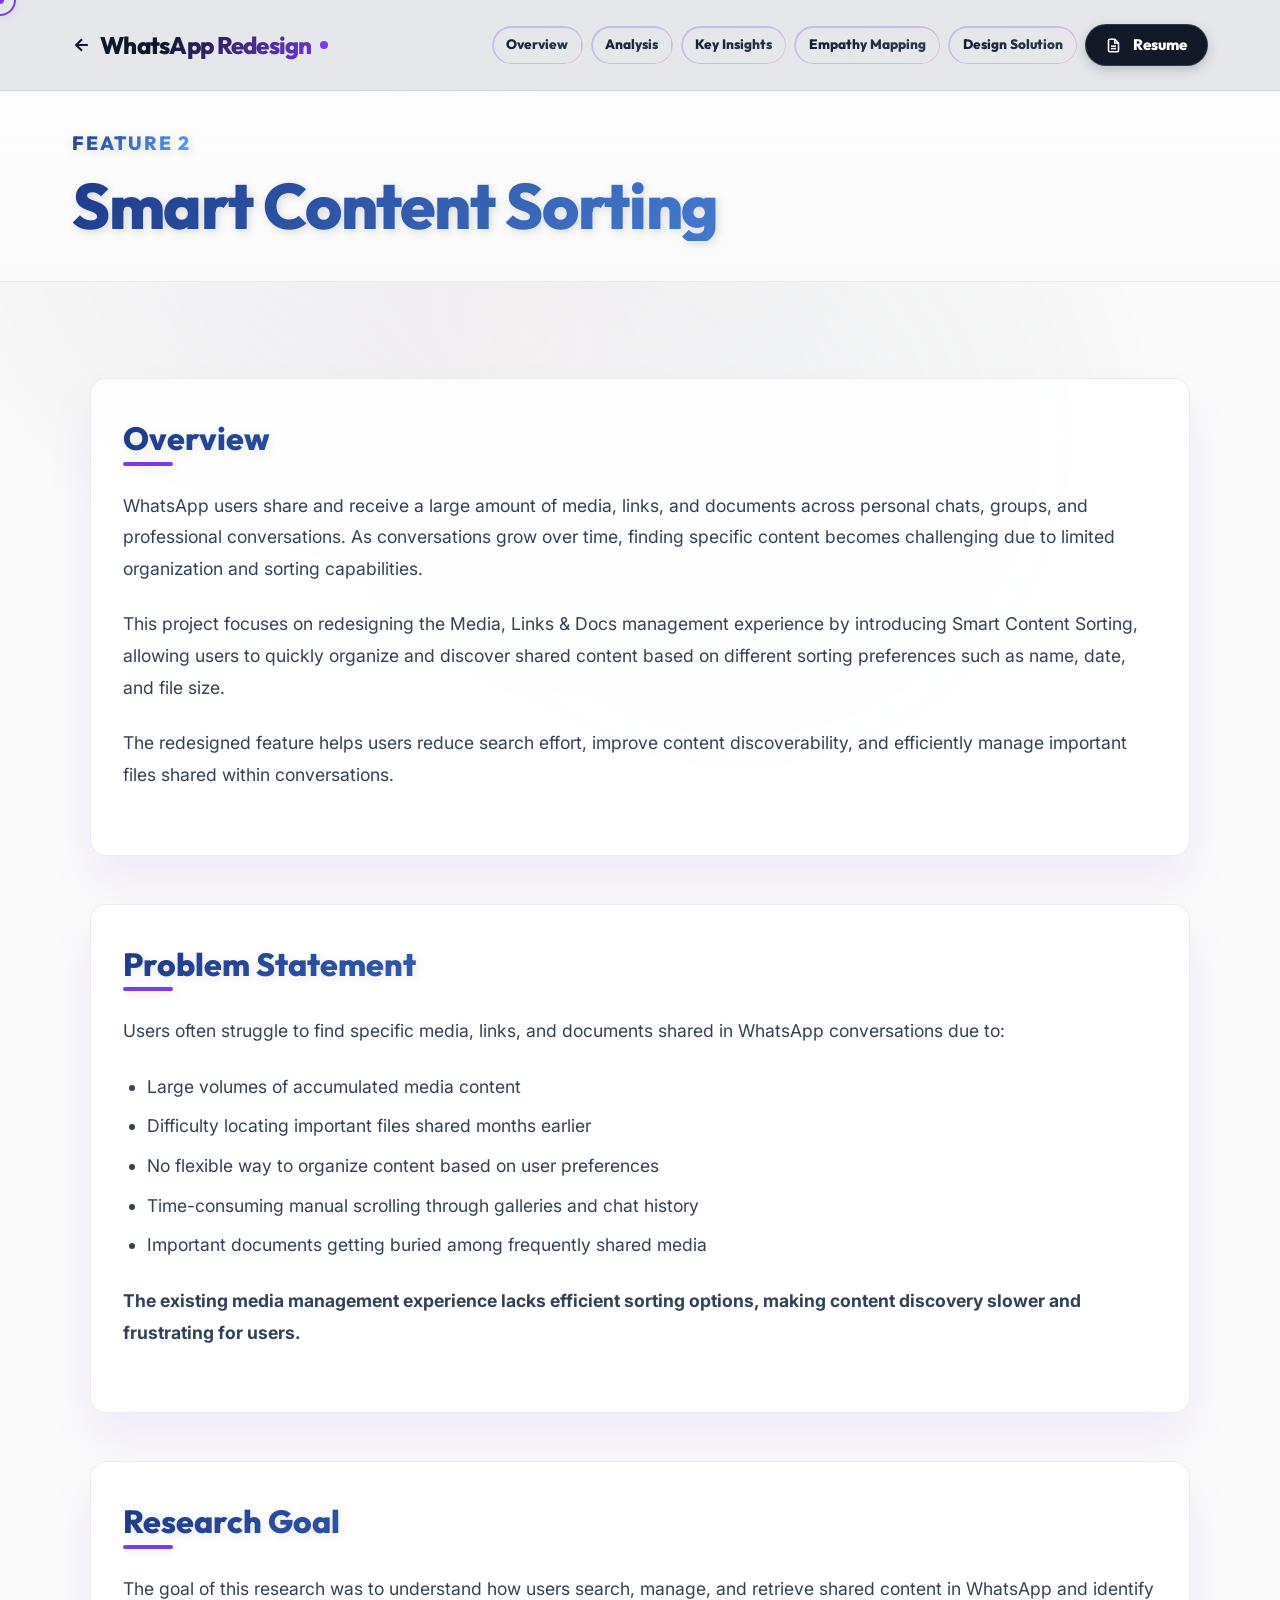
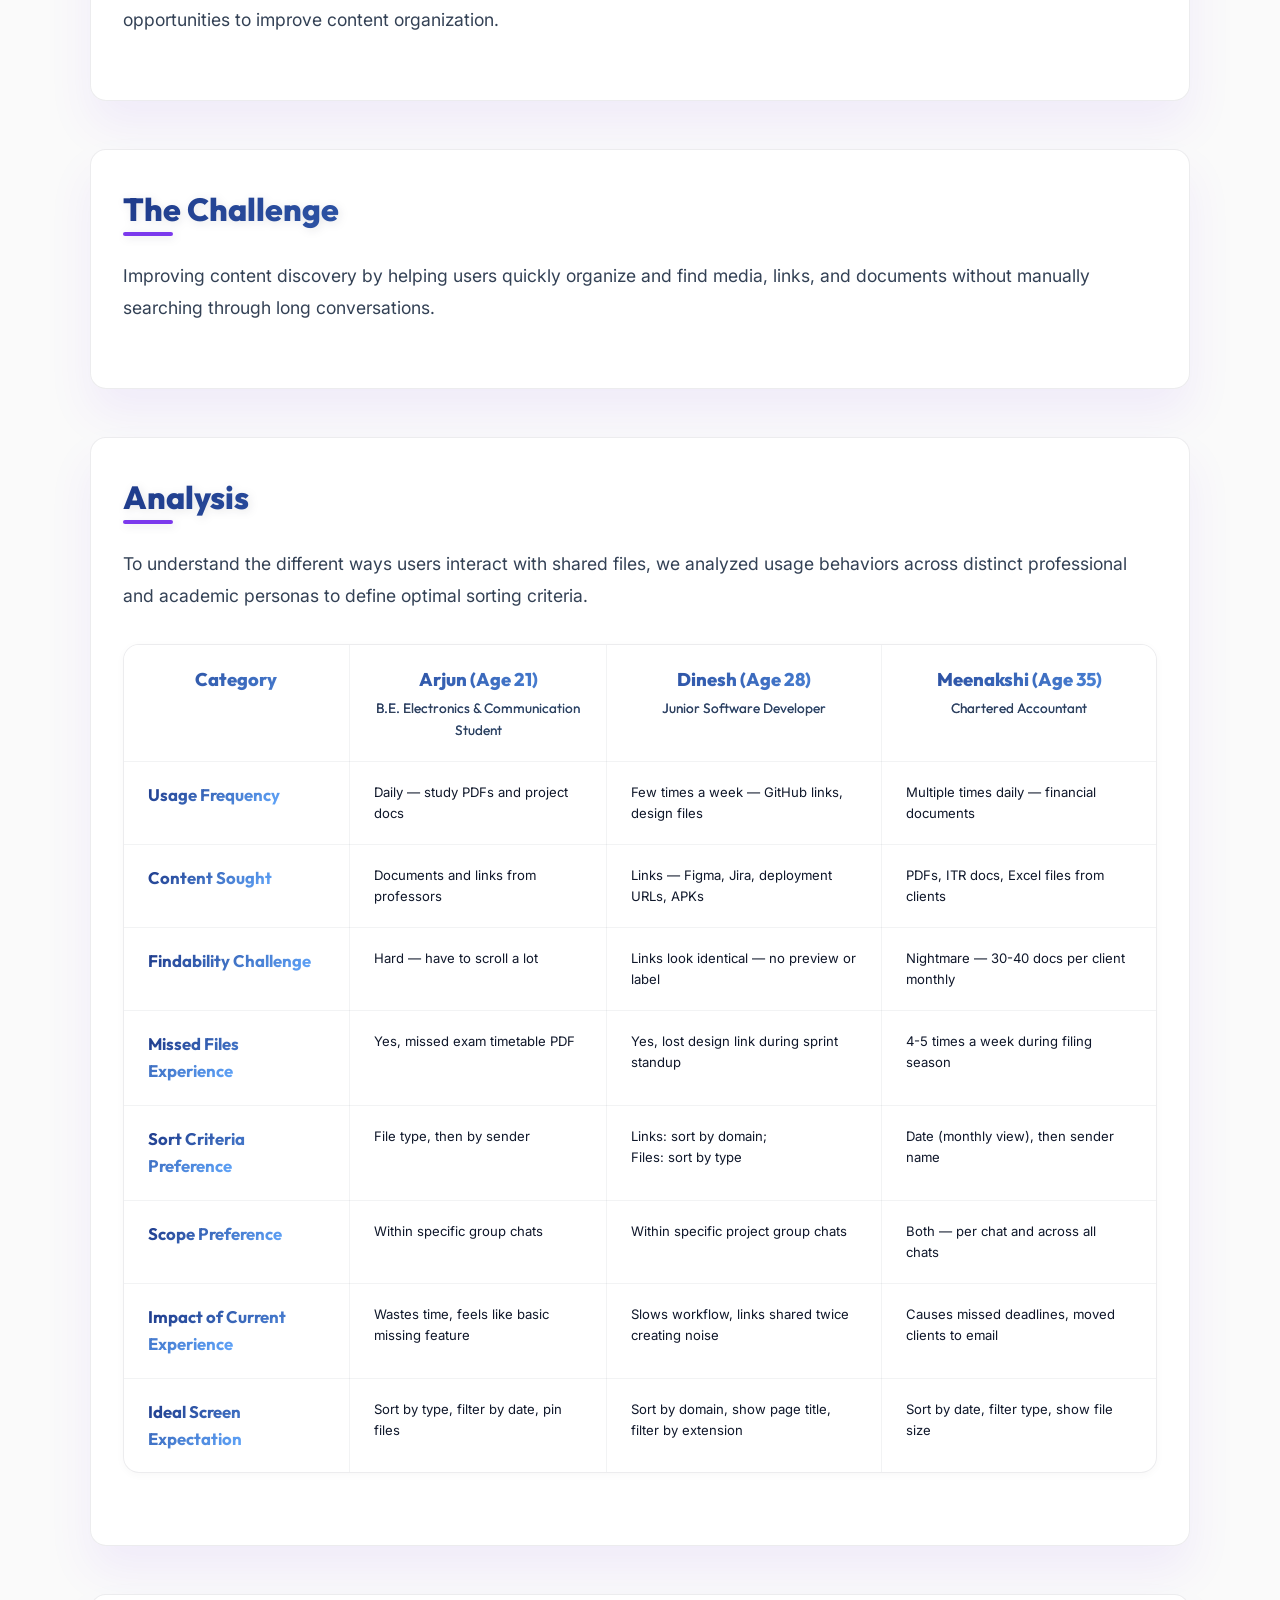
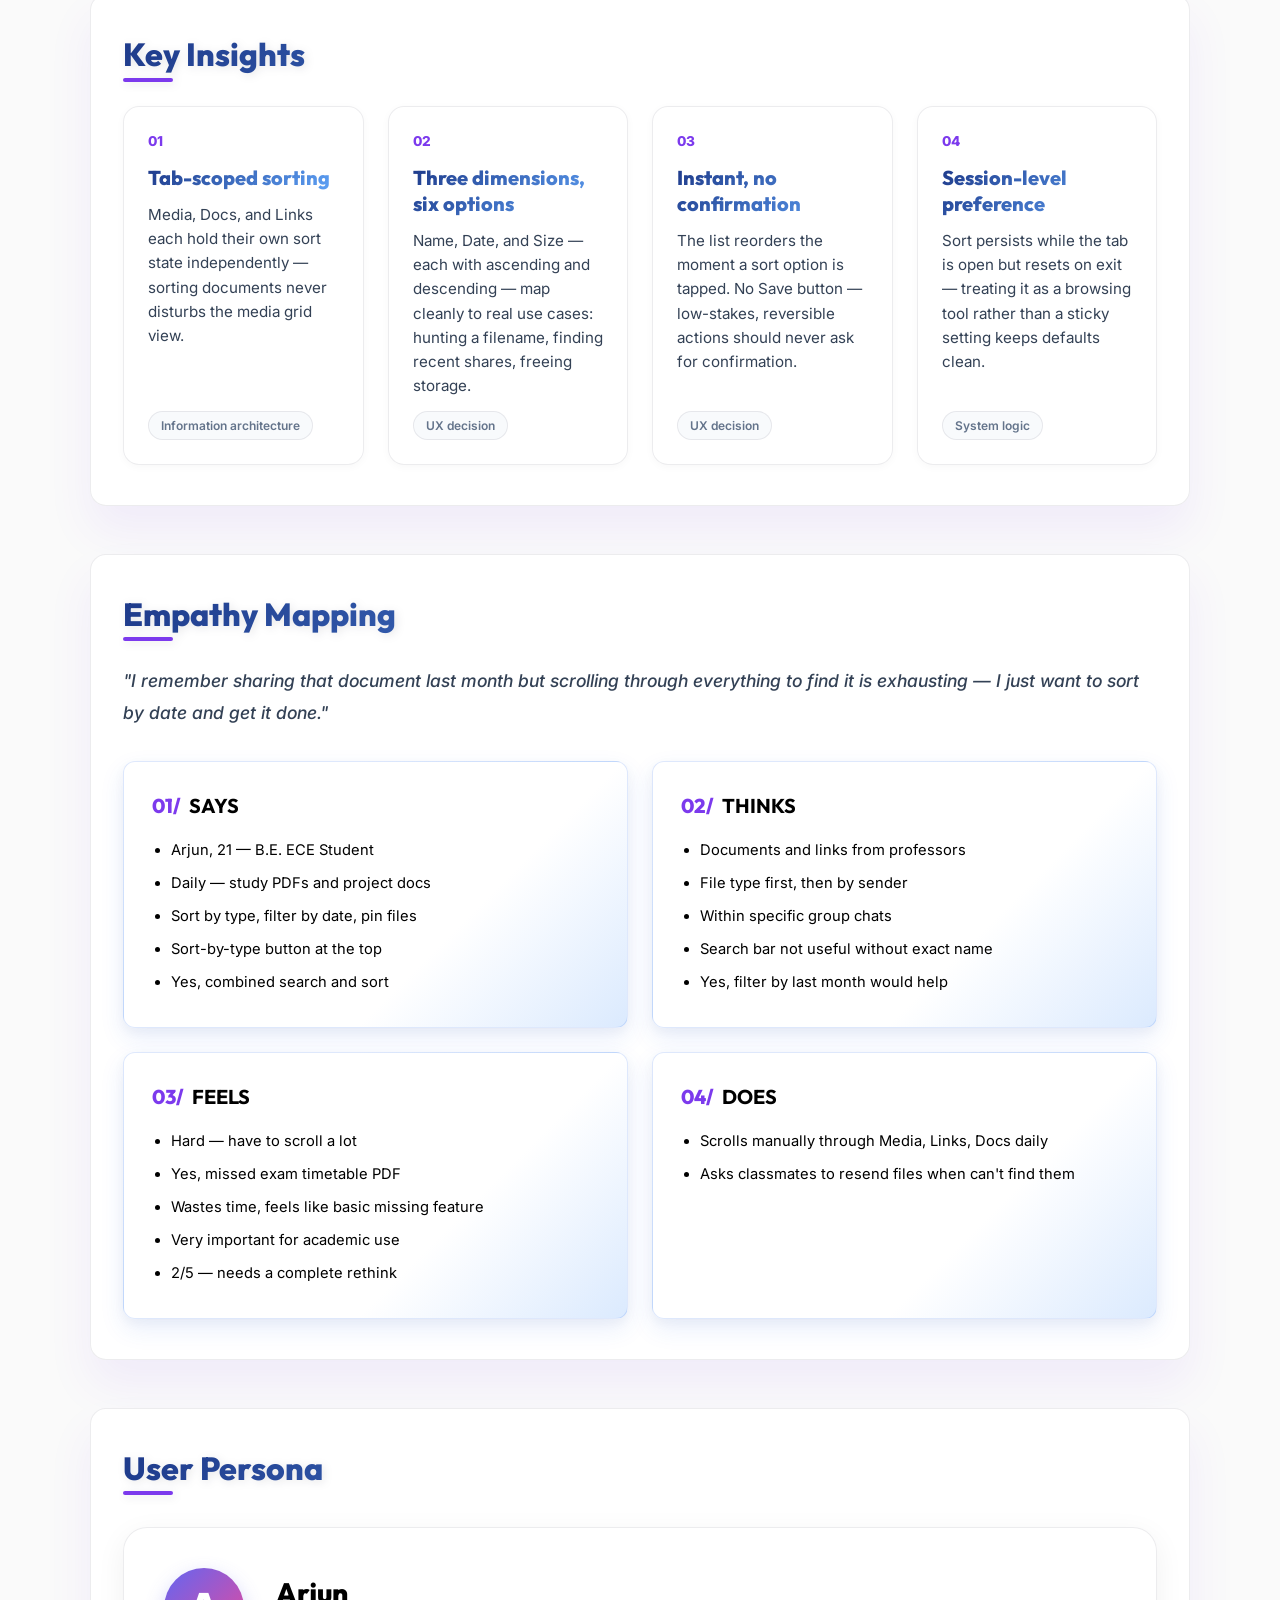
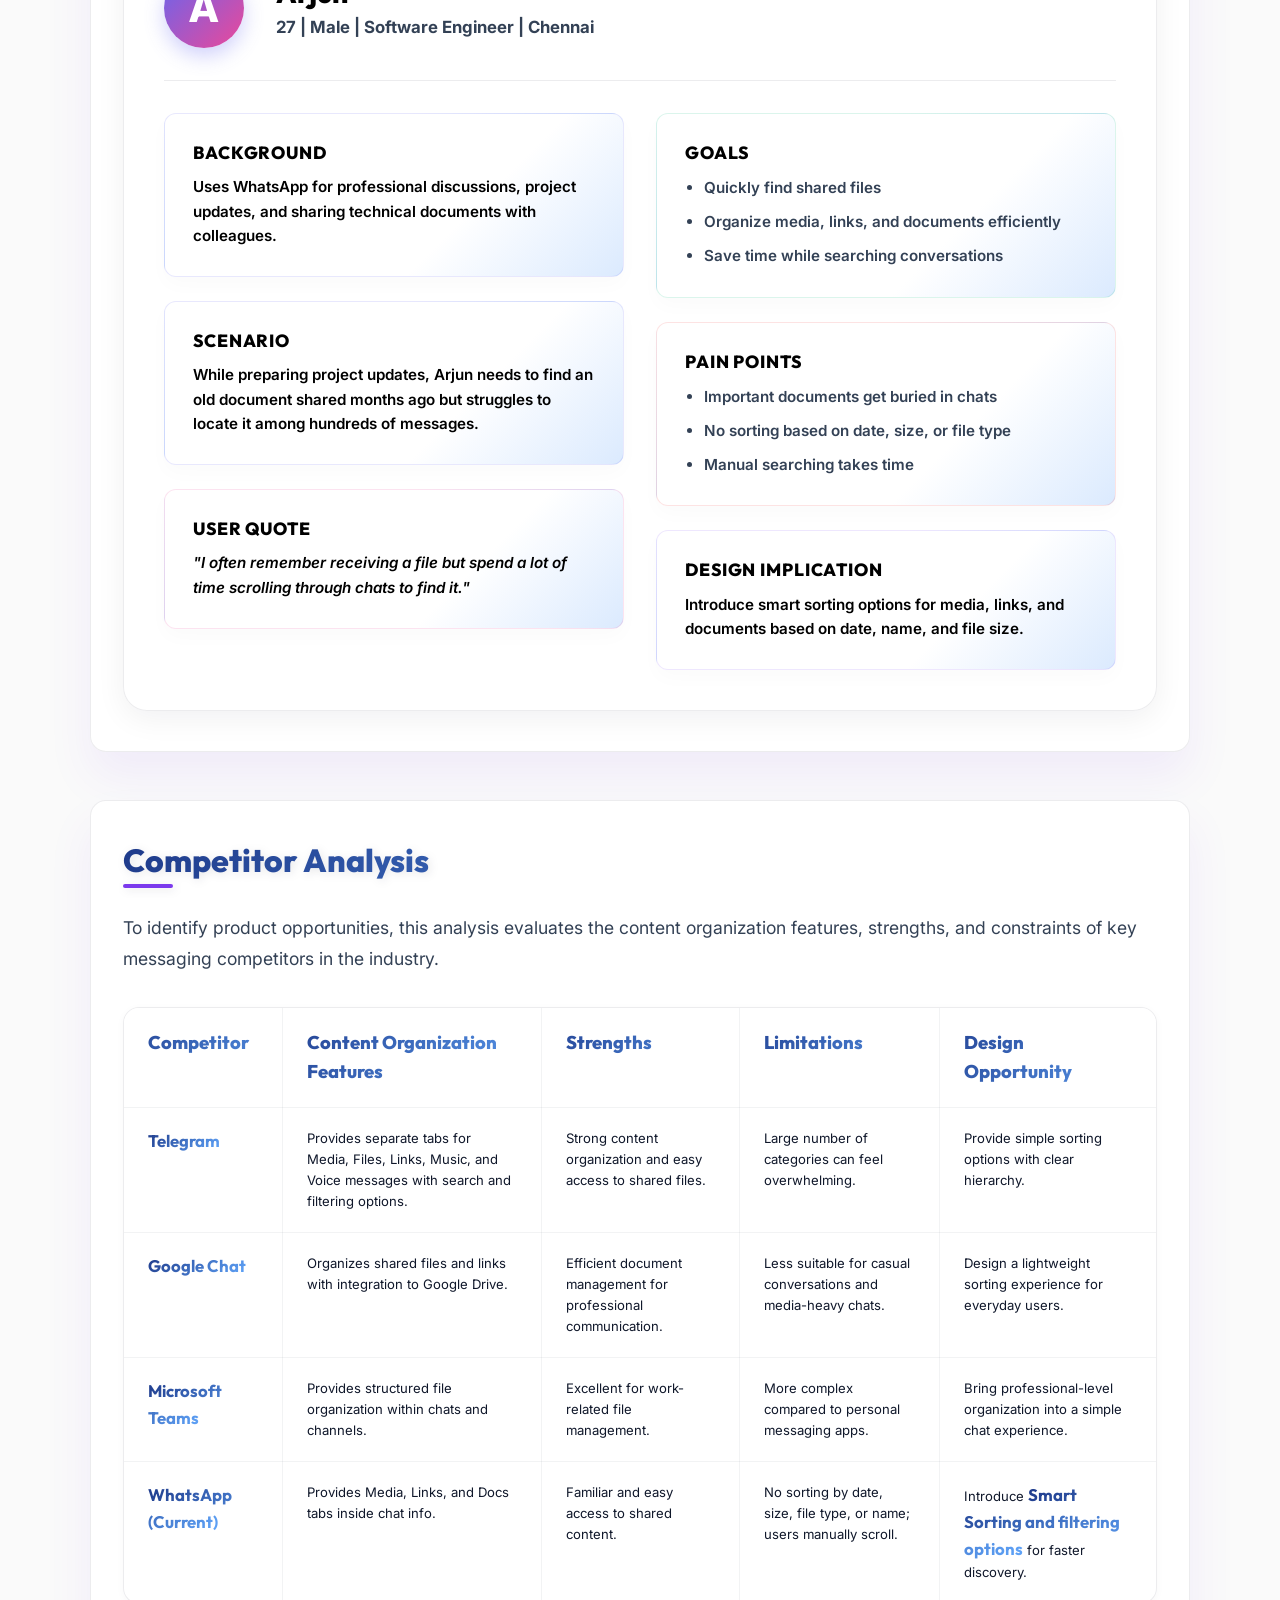
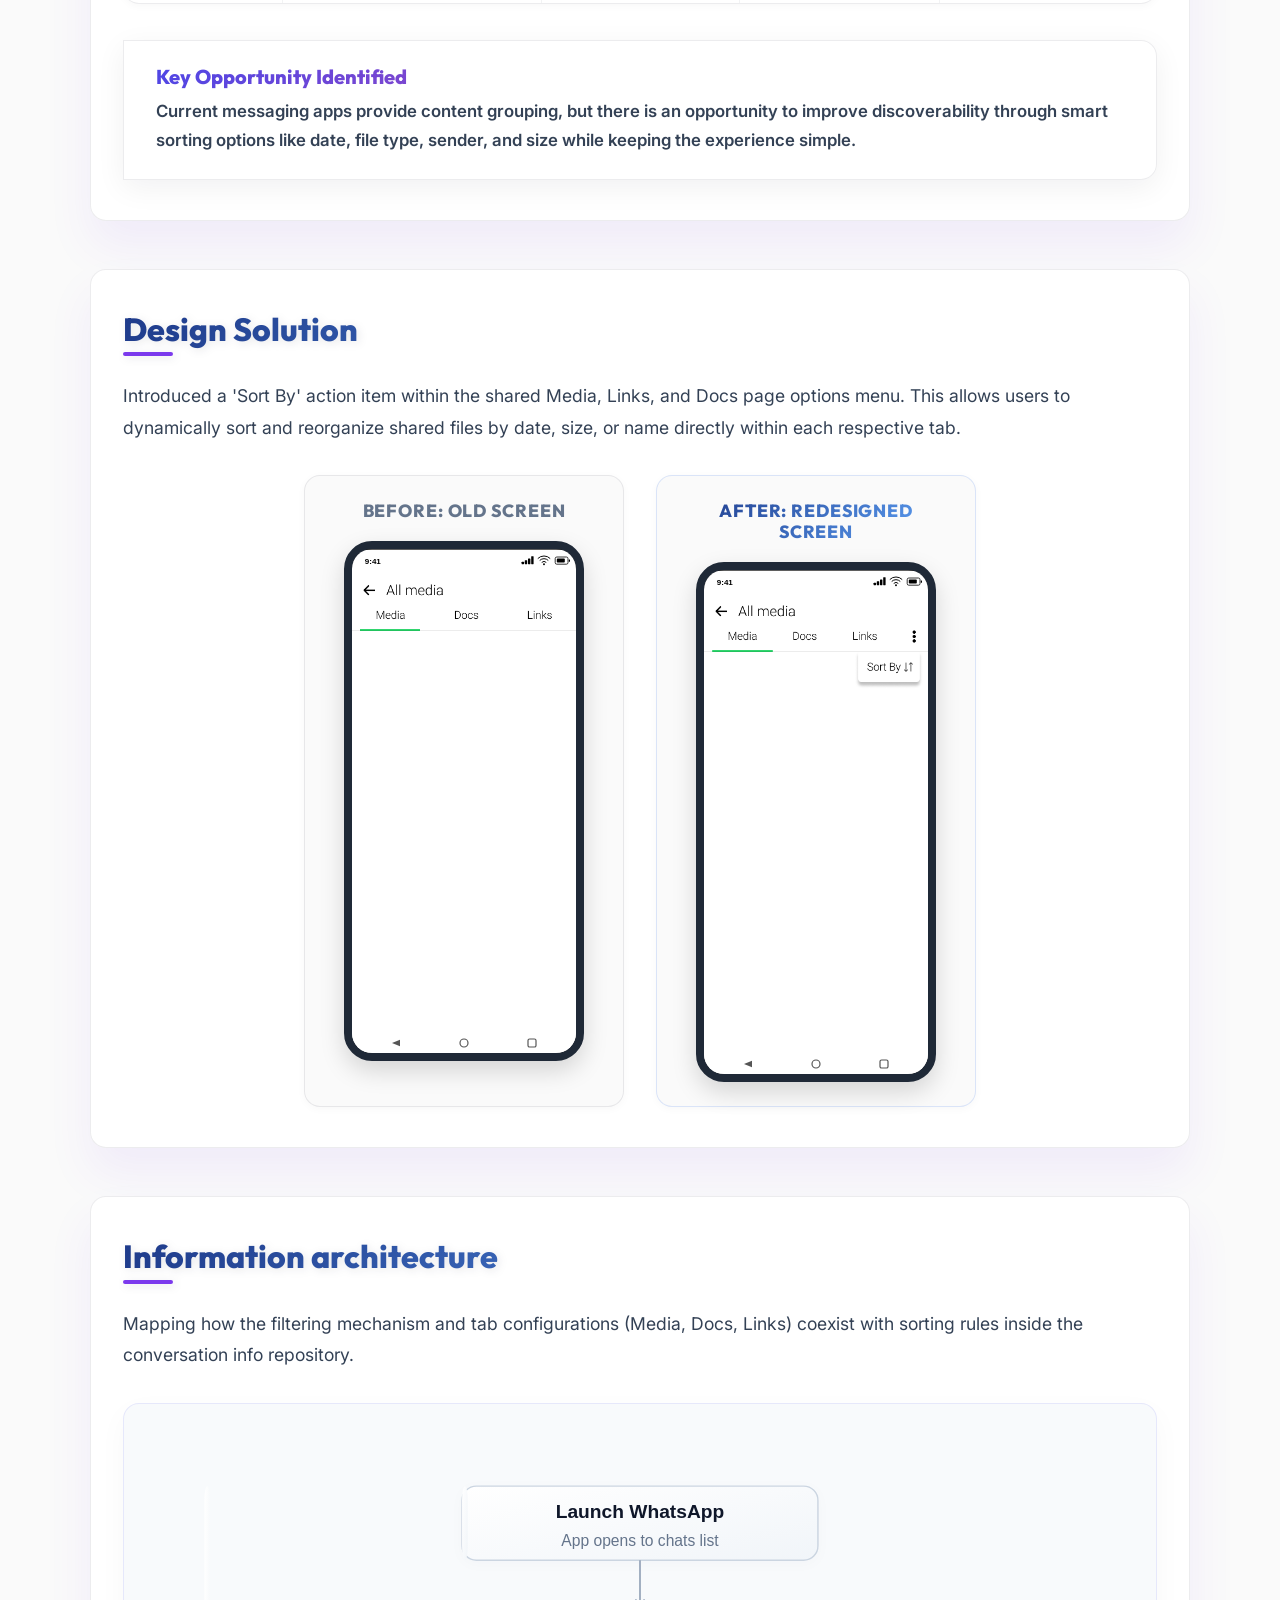
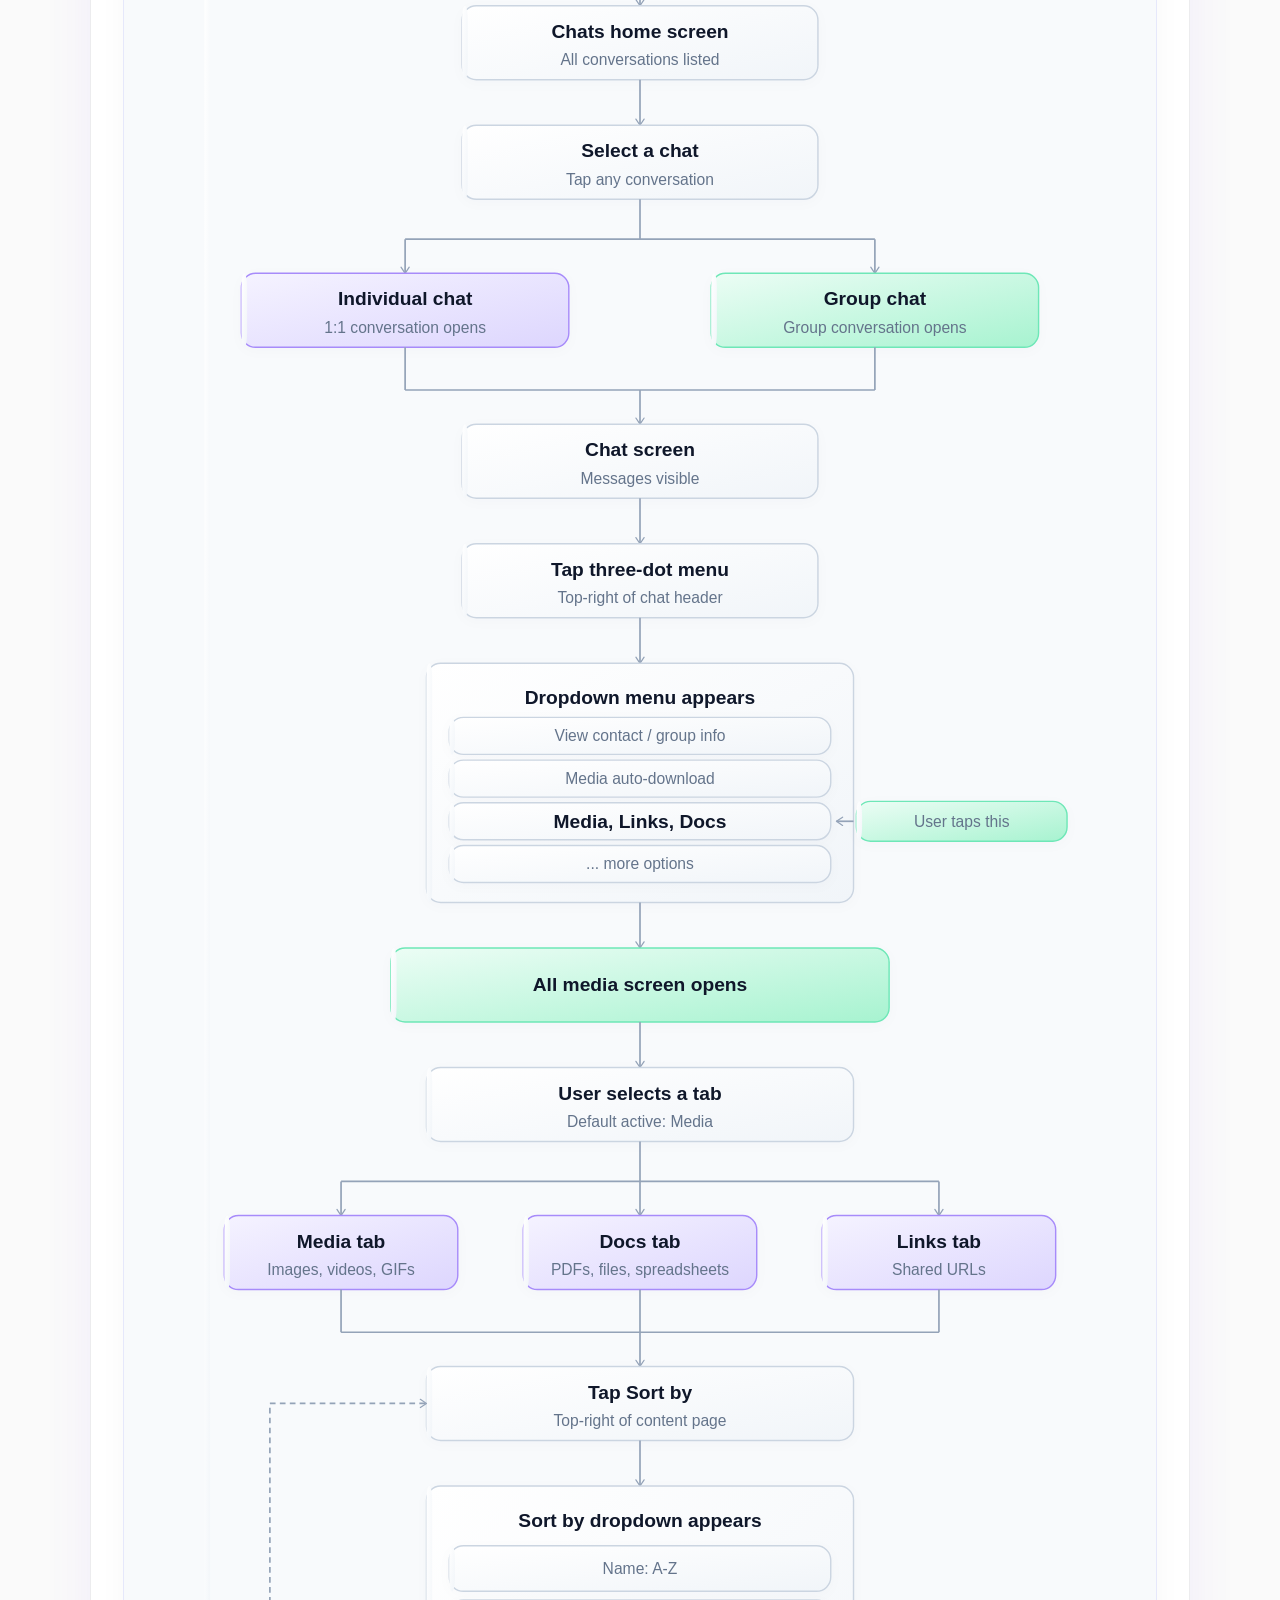
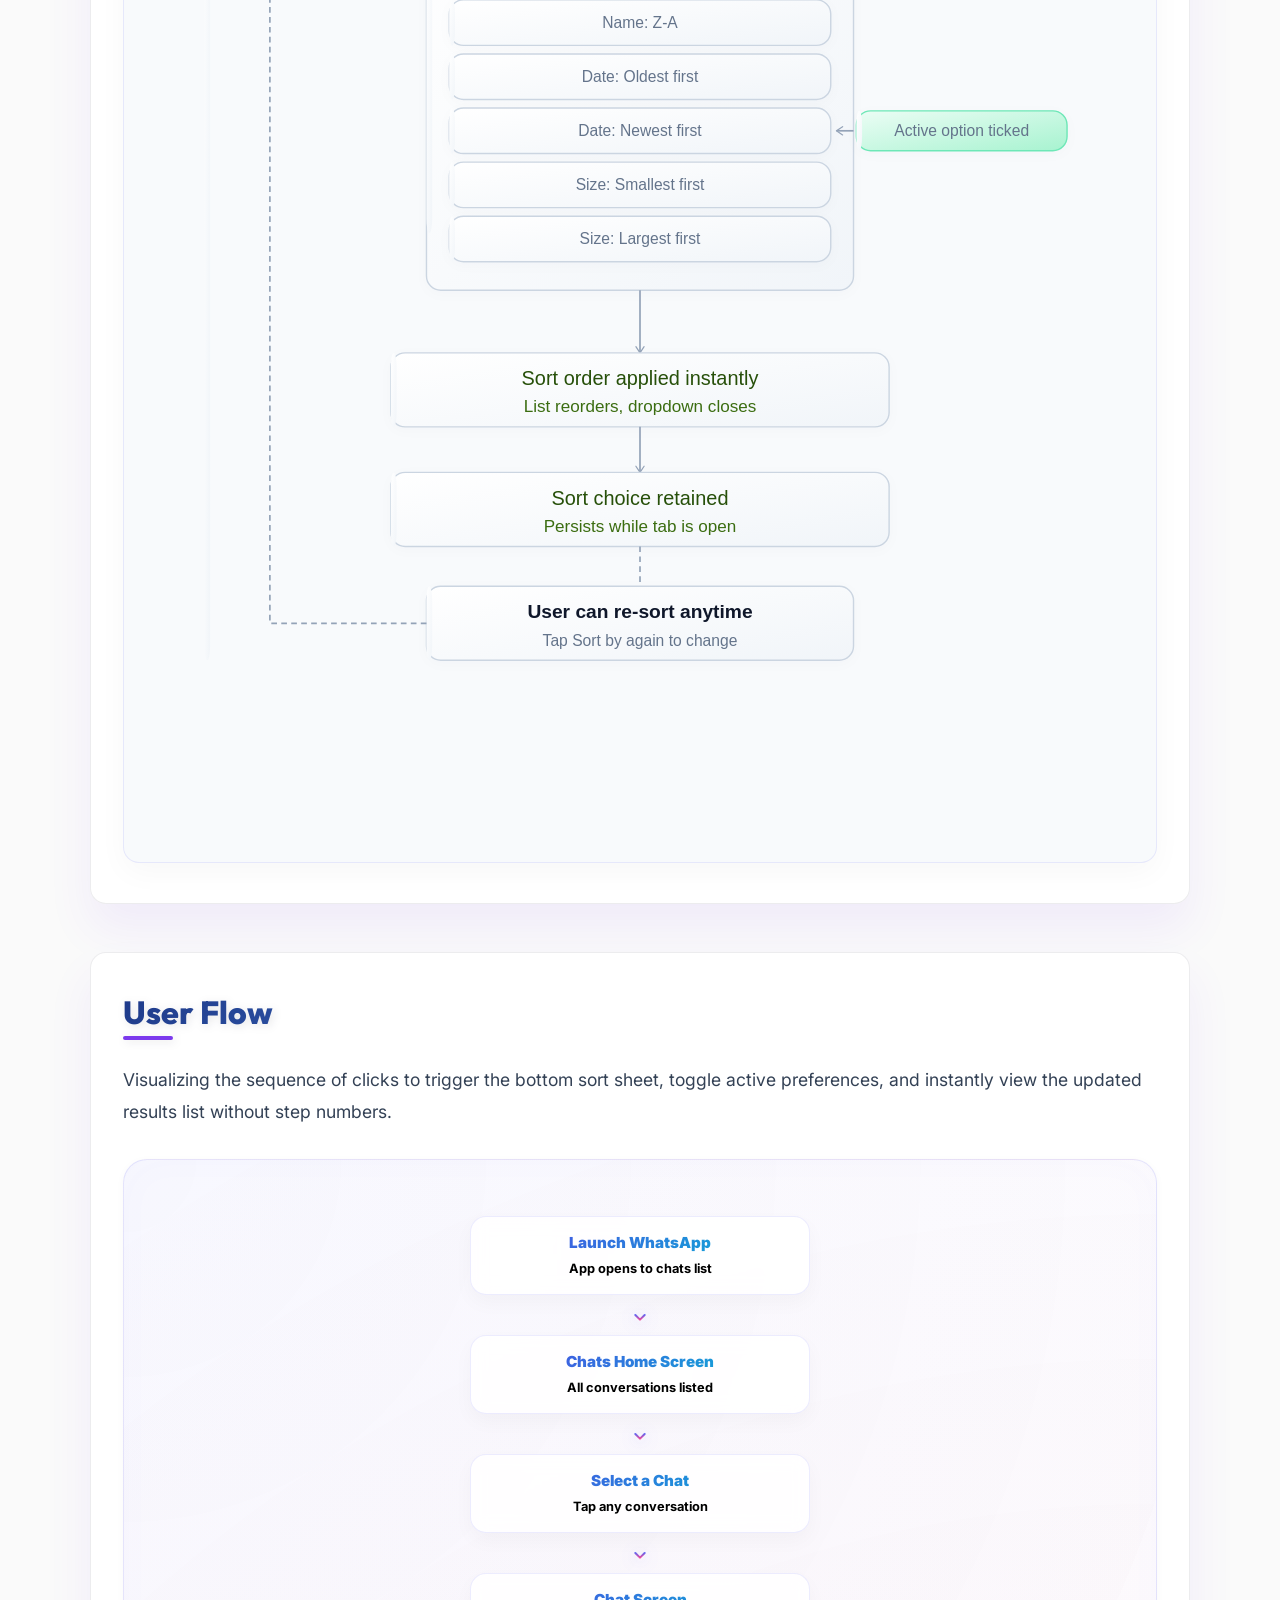
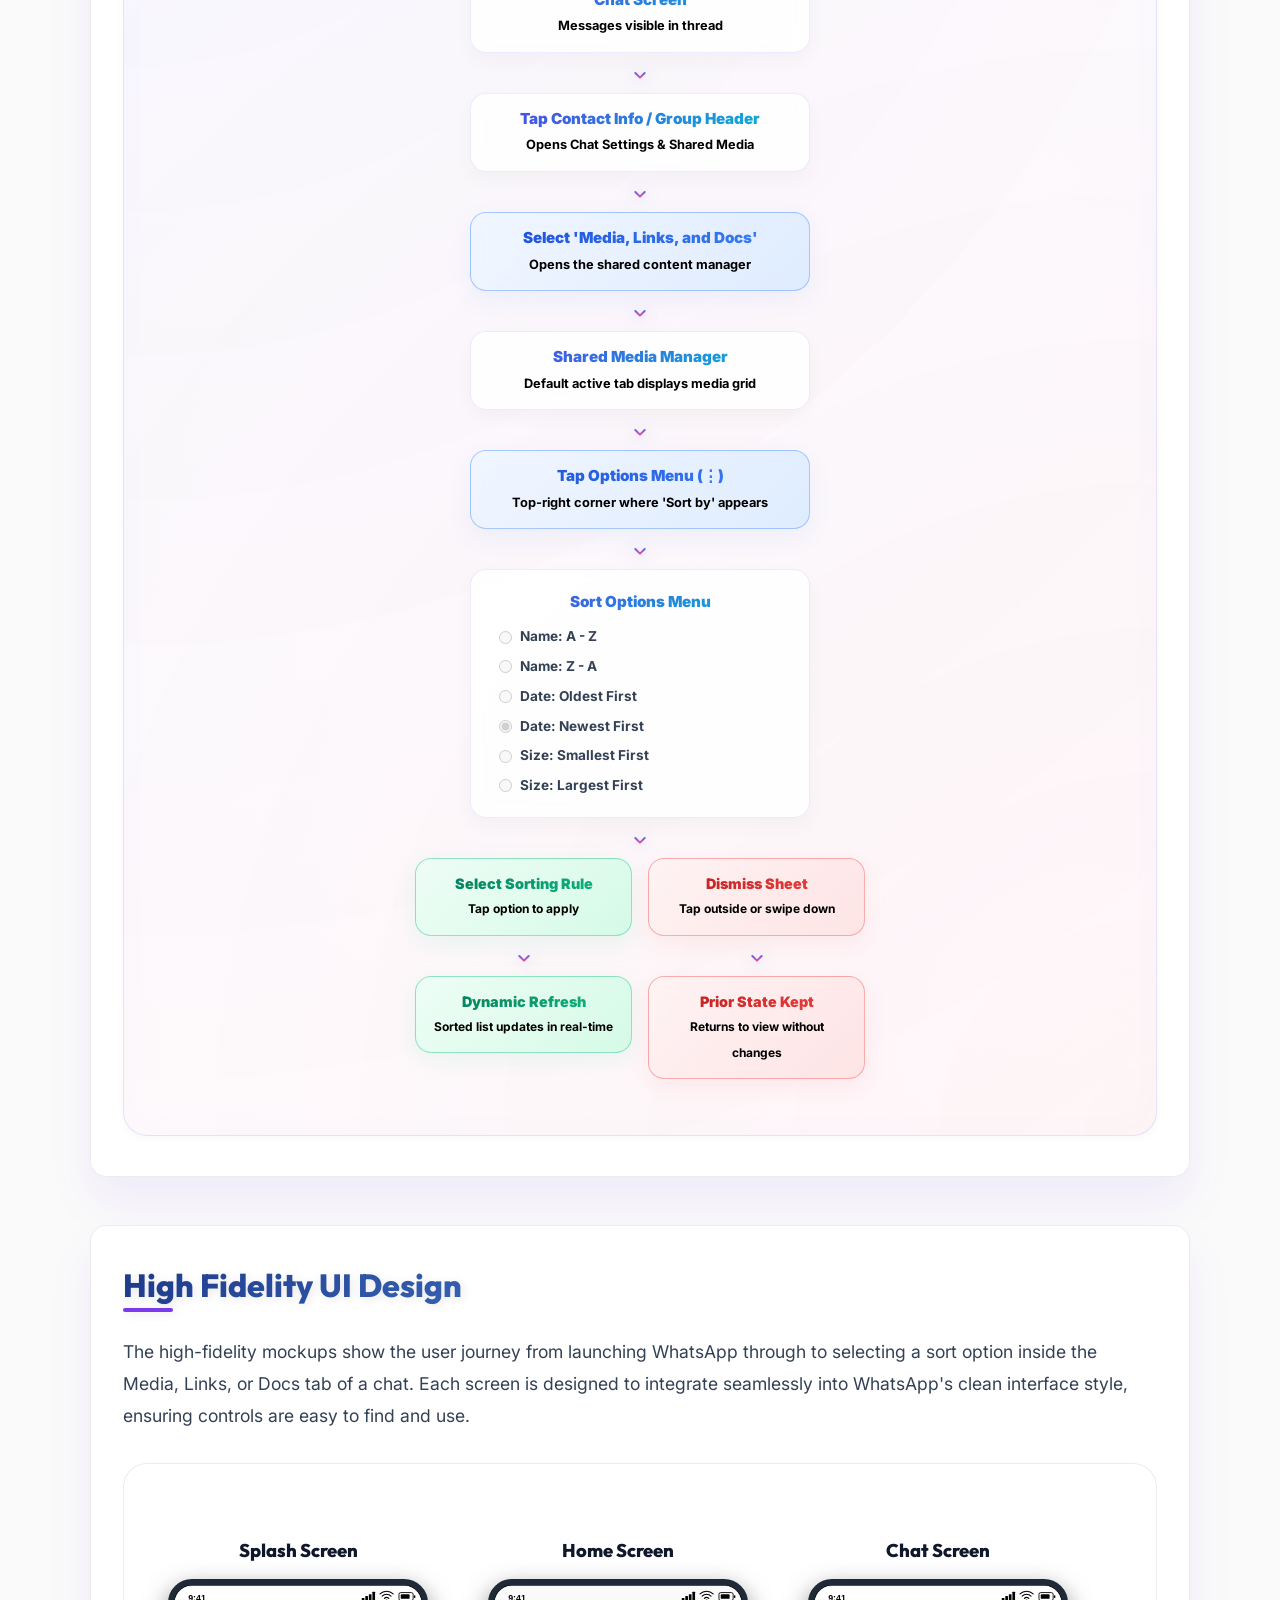
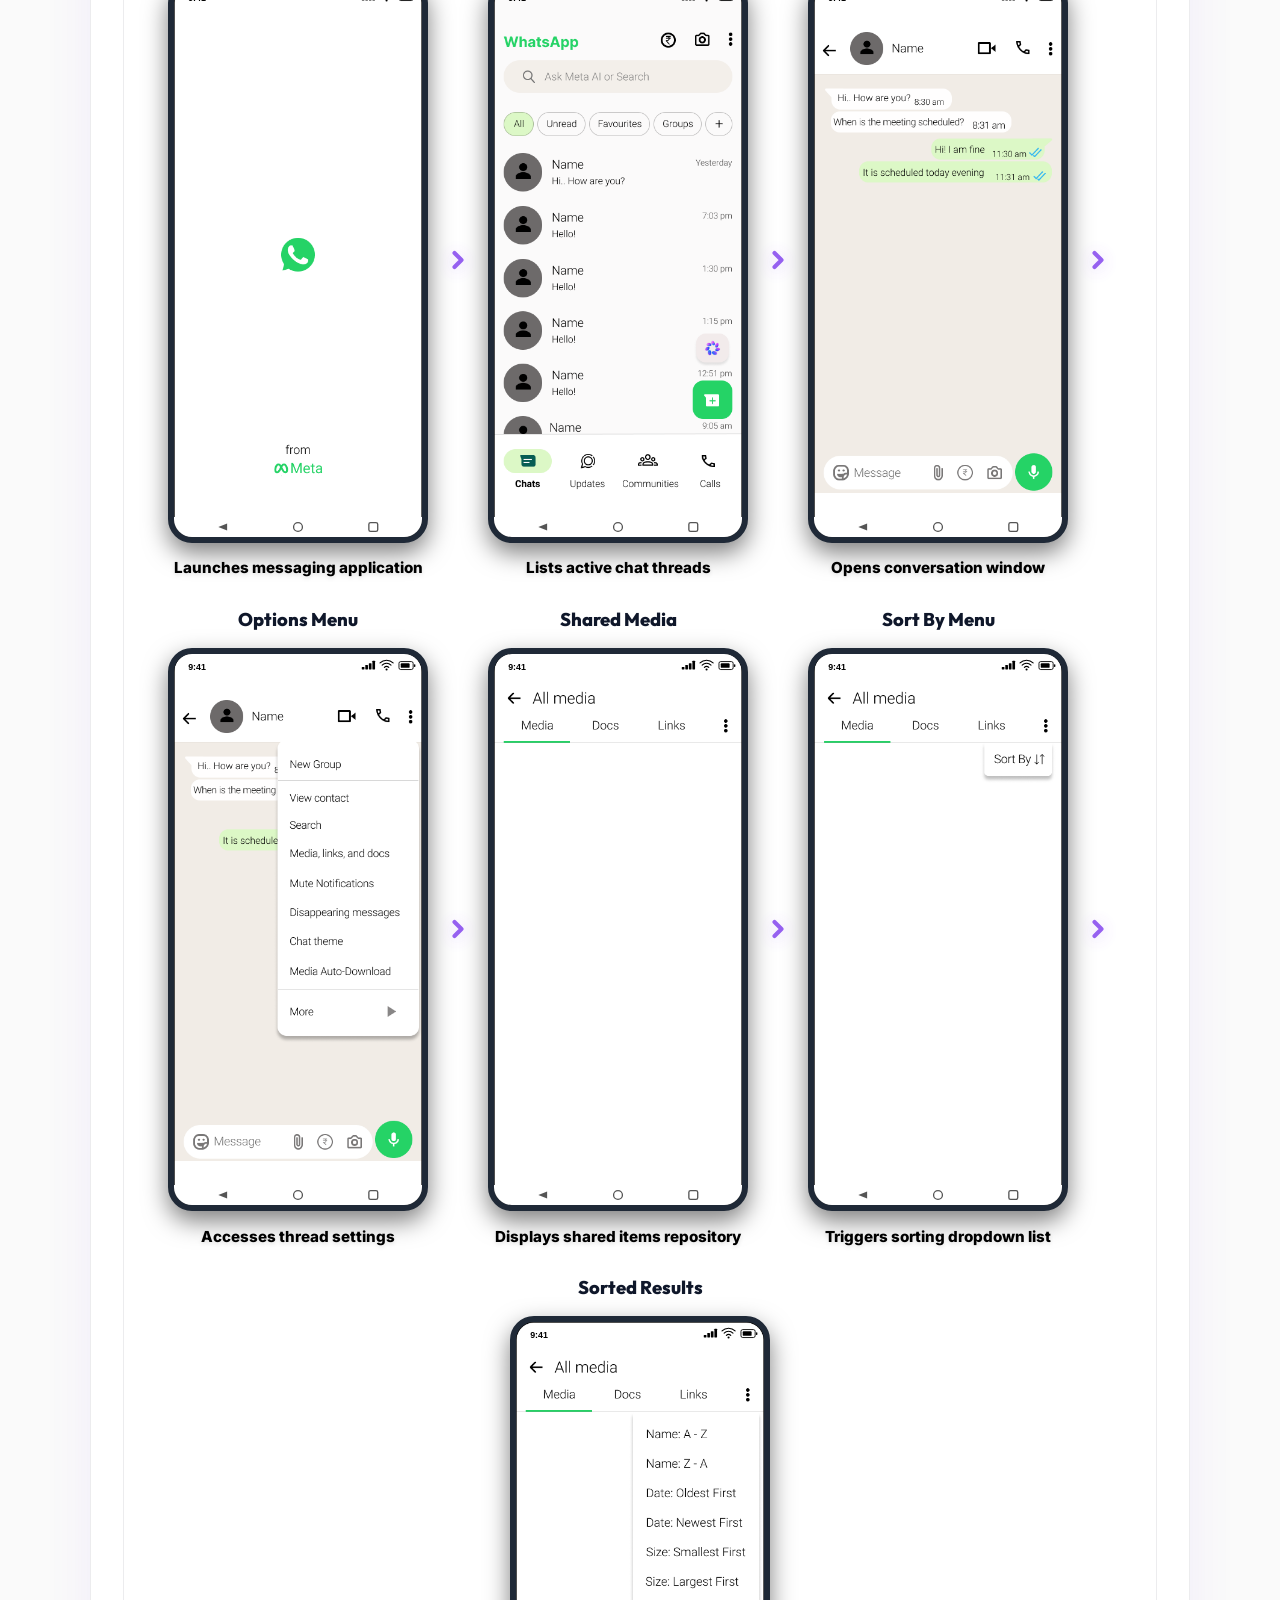
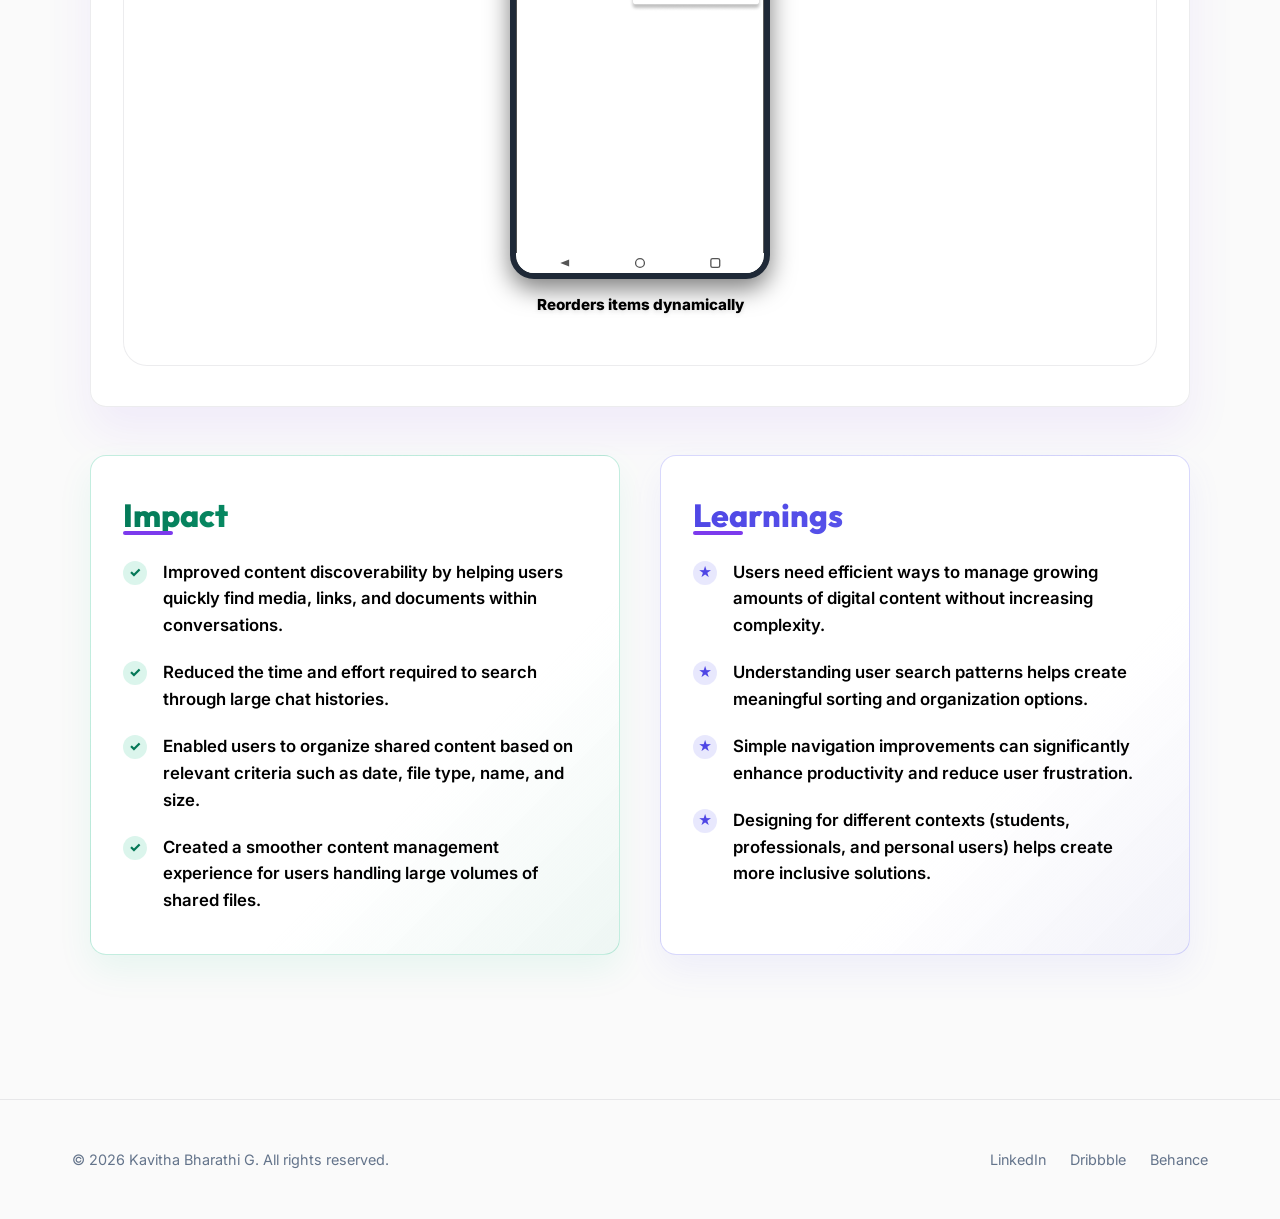
<file: smart_content_sorting.html>
<!DOCTYPE html>
<html lang="en" data-theme="light">
<head>
    <meta charset="UTF-8">
    <meta name="viewport" content="width=device-width, initial-scale=1.0">
    <title>Smart Content Sorting Case Study — UX/UI Portfolio</title>
    <meta name="description" content="Detailed design case study of Advanced Shared Media Sorting in WhatsApp.">
    <link rel="stylesheet" href="style.css">
    <style>
        .case-study-hero {
            padding: 8rem 0 4rem 0;
            background: linear-gradient(180deg, var(--bg-secondary) 0%, var(--bg-primary) 100%);
            border-bottom: 1px solid var(--border-color);
        }
        .case-study-title {
            font-size: 3.5rem;
            font-weight: 800;
            margin: 1rem 0;
            background: linear-gradient(135deg, #1E3A8A 0%, #60A5FA 100%);
            -webkit-background-clip: text;
            -webkit-text-fill-color: transparent;
            line-height: 1.1;
        }
        .meta-grid {
            display: grid;
            grid-template-columns: repeat(auto-fit, minmax(200px, 1fr));
            gap: 2rem;
            margin-top: 3rem;
            padding-top: 2rem;
            border-top: 1px solid var(--border-color);
        }
        .meta-item h4 {
            font-size: 0.85rem;
            text-transform: uppercase;
            letter-spacing: 0.1em;
            color: var(--text-muted);
            margin-bottom: 0.5rem;
        }
        .meta-item p {
            font-weight: 600;
            color: var(--text-primary);
        }
        .case-content {
            padding: 6rem 0;
        }
        .case-grid {
            display: block;
            max-width: 1100px;
            margin: 0 auto;
        }
        @media (max-width: 1024px) {
            .case-grid {
                grid-template-columns: 1fr;
            }
        }
        .case-section {
            background-color: var(--bg-secondary);
            border: 1px solid var(--border-color);
            border-radius: var(--radius-md);
            padding: 2.5rem 2rem;
            margin-bottom: 3rem;
            box-shadow: var(--shadow-lg);
            transition: var(--transition-smooth);
        }
        .case-section:hover {
            transform: translateY(-2px);
            box-shadow: var(--shadow-md);
            border-color: rgba(37, 99, 235, 0.15);
        }
        .case-section h2 {
            font-size: 2rem;
            margin-bottom: 1.5rem;
            position: relative;
            padding-bottom: 0.5rem;
        }
        .case-section h2::after {
            content: '';
            position: absolute;
            left: 0;
            bottom: 0;
            width: 50px;
            height: 4px;
            background: var(--accent);
            border-radius: 2px;
        }
        .case-section p {
            font-size: 1.1rem;
            line-height: 1.8;
            color: var(--text-secondary);
            margin-bottom: 1.5rem;
        }
        .case-section ul {
            margin-left: 1.5rem;
            margin-bottom: 1.5rem;
            color: var(--text-secondary);
            font-size: 1.1rem;
            line-height: 1.8;
        }
        .case-section li {
            margin-bottom: 0.5rem;
        }
        .gallery-container {
            margin-top: 2rem;
            background: var(--bg-secondary);
            border: 1px solid var(--border-color);
            border-radius: var(--radius-lg);
            padding: 3rem 2rem;
        }
        .back-nav {
            display: inline-flex;
            align-items: center;
            gap: 0.5rem;
            font-weight: 700;
            color: var(--accent);
            margin-bottom: 2rem;
            transition: var(--transition-bounce);
        }
        .back-nav:hover {
            transform: translateX(-4px);
        }
        .logo:hover svg {
            transform: translateX(-4px);
            color: var(--accent);
        }
    </style>
</head>
<body>

    <!-- Custom Cursor -->
    <div class="custom-cursor"></div>
    <div class="custom-cursor-follower"></div>

    <!-- Interactive Background Canvas -->
    <canvas id="mesh-canvas"></canvas>

    <!-- Navigation Header -->
    <nav class="navbar scrolled case-study-nav" id="navbar">
        <div class="container">
            <a href="index.html" class="logo interactive" style="display: flex; align-items: center; gap: 0.5rem;">
                <svg width="20" height="20" viewBox="0 0 24 24" fill="none" stroke="currentColor" stroke-width="2.5" style="transition: transform 0.3s ease;"><line x1="19" y1="12" x2="5" y2="12"></line><polyline points="12 19 5 12 12 5"></polyline></svg>
                WhatsApp Redesign<span class="logo-dot"></span>
            </a>
            <div class="nav-right" style="display: flex;">
                <a href="#overview" class="nav-item-box interactive">Overview</a>
                <a href="#challenge" class="nav-item-box interactive">Analysis</a>
                <a href="#insights" class="nav-item-box interactive">Key Insights</a>
                <a href="#empathy" class="nav-item-box interactive">Empathy Mapping</a>
                <a href="#solution" class="nav-item-box interactive">Design Solution</a>
                <a href="assets/Kavitha_Bharathi_Resume.pdf" target="_blank" class="nav-resume-btn interactive">
                    <svg width="15" height="15" viewBox="0 0 24 24" fill="none" stroke="currentColor" stroke-width="2.5" style="margin-right: 4px; vertical-align: middle;"><path d="M14 2H6a2 2 0 0 0-2 2v16a2 2 0 0 0 2 2h12a2 2 0 0 0 2-2V8z"></path><polyline points="14 2 14 8 20 8"></polyline><line x1="16" y1="13" x2="8" y2="13"></line><line x1="16" y1="17" x2="8" y2="17"></line></svg>
                    <span>Resume</span>
                </a>
            </div>
        </div>
    </nav>

    <!-- Case Study Hero -->
    <header class="case-study-hero" style="padding: 8rem 0 2rem 0;">
        <div class="container">
            <span class="modal-feature-tag">Feature 2</span>
            <h1 class="modal-feature-title" style="margin-bottom: 0.5rem;">Smart Content Sorting</h1>
        </div>
    </header>

    <!-- Main Content -->
    <main class="case-content">
        <div class="container">
            <div class="case-grid">
                <div class="main-column">
                    <!-- Overview -->
                    <section class="case-section" id="overview">
                        <h2>Overview</h2>
                        <p>
                            WhatsApp users share and receive a large amount of media, links, and documents across personal chats, groups, and professional conversations. As conversations grow over time, finding specific content becomes challenging due to limited organization and sorting capabilities.
                        </p>
                        <p>
                            This project focuses on redesigning the Media, Links & Docs management experience by introducing Smart Content Sorting, allowing users to quickly organize and discover shared content based on different sorting preferences such as name, date, and file size.
                        </p>
                        <p>
                            The redesigned feature helps users reduce search effort, improve content discoverability, and efficiently manage important files shared within conversations.
                        </p>
                    </section>

                    <!-- Problem Statement -->
                    <section class="case-section" id="problem">
                        <h2>Problem Statement</h2>
                        <p>
                            Users often struggle to find specific media, links, and documents shared in WhatsApp conversations due to:
                        </p>
                        <ul>
                            <li>Large volumes of accumulated media content</li>
                            <li>Difficulty locating important files shared months earlier</li>
                            <li>No flexible way to organize content based on user preferences</li>
                            <li>Time-consuming manual scrolling through galleries and chat history</li>
                            <li>Important documents getting buried among frequently shared media</li>
                        </ul>
                        <p>
                            <strong>The existing media management experience lacks efficient sorting options, making content discovery slower and frustrating for users.</strong>
                        </p>
                    </section>

                    <!-- Research Goal -->
                    <section class="case-section" id="research">
                        <h2>Research Goal</h2>
                        <p>
                            The goal of this research was to understand how users search, manage, and retrieve shared content in WhatsApp and identify opportunities to improve content organization.
                        </p>
                    </section>

                    <!-- The Challenge -->
                    <section class="case-section" id="challenge">
                        <h2>The Challenge</h2>
                        <p>
                            Improving content discovery by helping users quickly organize and find media, links, and documents without manually searching through long conversations.
                        </p>
                    </section>

                    <!-- Analysis -->
                    <section class="case-section" id="analysis">
                        <h2>Analysis</h2>
                        <p>
                            To understand the different ways users interact with shared files, we analyzed usage behaviors across distinct professional and academic personas to define optimal sorting criteria.
                        </p>
                        <div class="analysis-table-container">
                            <table class="analysis-table">
                                <thead>
                                    <tr>
                                        <th>Category</th>
                                        <th>Arjun (Age 21)<br><span style="font-size: 0.85rem; font-weight: normal; color: var(--text-secondary);">B.E. Electronics & Communication Student</span></th>
                                        <th>Dinesh (Age 28)<br><span style="font-size: 0.85rem; font-weight: normal; color: var(--text-secondary);">Junior Software Developer</span></th>
                                        <th>Meenakshi (Age 35)<br><span style="font-size: 0.85rem; font-weight: normal; color: var(--text-secondary);">Chartered Accountant</span></th>
                                    </tr>
                                </thead>
                                <tbody>
                                    <tr>
                                        <td><strong>Usage Frequency</strong></td>
                                        <td>Daily — study PDFs and project docs</td>
                                        <td>Few times a week — GitHub links, design files</td>
                                        <td>Multiple times daily — financial documents</td>
                                    </tr>
                                    <tr>
                                        <td><strong>Content Sought</strong></td>
                                        <td>Documents and links from professors</td>
                                        <td>Links — Figma, Jira, deployment URLs, APKs</td>
                                        <td>PDFs, ITR docs, Excel files from clients</td>
                                    </tr>
                                    <tr>
                                        <td><strong>Findability Challenge</strong></td>
                                        <td>Hard — have to scroll a lot</td>
                                        <td>Links look identical — no preview or label</td>
                                        <td>Nightmare — 30-40 docs per client monthly</td>
                                    </tr>
                                    <tr>
                                        <td><strong>Missed Files Experience</strong></td>
                                        <td>Yes, missed exam timetable PDF</td>
                                        <td>Yes, lost design link during sprint standup</td>
                                        <td>4-5 times a week during filing season</td>
                                    </tr>
                                    <tr>
                                        <td><strong>Sort Criteria Preference</strong></td>
                                        <td>File type, then by sender</td>
                                        <td>Links: sort by domain;<br>Files: sort by type</td>
                                        <td>Date (monthly view), then sender name</td>
                                    </tr>
                                    <tr>
                                        <td><strong>Scope Preference</strong></td>
                                        <td>Within specific group chats</td>
                                        <td>Within specific project group chats</td>
                                        <td>Both — per chat and across all chats</td>
                                    </tr>
                                    <tr>
                                        <td><strong>Impact of Current Experience</strong></td>
                                        <td>Wastes time, feels like basic missing feature</td>
                                        <td>Slows workflow, links shared twice creating noise</td>
                                        <td>Causes missed deadlines, moved clients to email</td>
                                    </tr>
                                    <tr>
                                        <td><strong>Ideal Screen Expectation</strong></td>
                                        <td>Sort by type, filter by date, pin files</td>
                                        <td>Sort by domain, show page title, filter by extension</td>
                                        <td>Sort by date, filter type, show file size</td>
                                    </tr>
                                </tbody>
                            </table>
                        </div>
                    </section>

                    <!-- Key Insights -->
                    <section class="case-section" id="insights">
                        <h2>Key Insights</h2>
                        <div class="insights-grid" style="display: grid; grid-template-columns: repeat(auto-fit, minmax(220px, 1fr)); gap: 1.5rem; margin-top: 1.5rem;">
                            <!-- Card 1 -->
                            <div class="insight-card" style="background-color: var(--bg-primary); border: 1px solid var(--border-color); border-radius: var(--radius-md); padding: 1.5rem; display: flex; flex-direction: column; gap: 0.75rem; box-shadow: var(--shadow-sm); transition: var(--transition-smooth);">
                                <span style="font-size: 0.85rem; font-weight: 800; color: var(--accent);">01</span>
                                <h3 style="font-size: 1.25rem; font-weight: 800; margin: 0; background: linear-gradient(135deg, #1E3A8A 0%, #60A5FA 100%); -webkit-background-clip: text; -webkit-text-fill-color: transparent; filter: none; line-height: 1.3;">Tab-scoped sorting</h3>
                                <p style="font-size: 0.95rem; color: var(--text-secondary); line-height: 1.6; margin: 0;">Media, Docs, and Links each hold their own sort state independently — sorting documents never disturbs the media grid view.</p>
                                <span style="font-size: 0.75rem; font-weight: 600; padding: 0.25rem 0.75rem; background-color: var(--bg-tertiary); border: 1px solid var(--border-color); border-radius: var(--radius-xl); color: var(--text-muted); width: fit-content; margin-top: auto;">Information architecture</span>
                            </div>
                            <!-- Card 2 -->
                            <div class="insight-card" style="background-color: var(--bg-primary); border: 1px solid var(--border-color); border-radius: var(--radius-md); padding: 1.5rem; display: flex; flex-direction: column; gap: 0.75rem; box-shadow: var(--shadow-sm); transition: var(--transition-smooth);">
                                <span style="font-size: 0.85rem; font-weight: 800; color: var(--accent);">02</span>
                                <h3 style="font-size: 1.25rem; font-weight: 800; margin: 0; background: linear-gradient(135deg, #1E3A8A 0%, #60A5FA 100%); -webkit-background-clip: text; -webkit-text-fill-color: transparent; filter: none; line-height: 1.3;">Three dimensions, six options</h3>
                                <p style="font-size: 0.95rem; color: var(--text-secondary); line-height: 1.6; margin: 0;">Name, Date, and Size — each with ascending and descending — map cleanly to real use cases: hunting a filename, finding recent shares, freeing storage.</p>
                                <span style="font-size: 0.75rem; font-weight: 600; padding: 0.25rem 0.75rem; background-color: var(--bg-tertiary); border: 1px solid var(--border-color); border-radius: var(--radius-xl); color: var(--text-muted); width: fit-content; margin-top: auto;">UX decision</span>
                            </div>
                            <!-- Card 3 -->
                            <div class="insight-card" style="background-color: var(--bg-primary); border: 1px solid var(--border-color); border-radius: var(--radius-md); padding: 1.5rem; display: flex; flex-direction: column; gap: 0.75rem; box-shadow: var(--shadow-sm); transition: var(--transition-smooth);">
                                <span style="font-size: 0.85rem; font-weight: 800; color: var(--accent);">03</span>
                                <h3 style="font-size: 1.25rem; font-weight: 800; margin: 0; background: linear-gradient(135deg, #1E3A8A 0%, #60A5FA 100%); -webkit-background-clip: text; -webkit-text-fill-color: transparent; filter: none; line-height: 1.3;">Instant, no confirmation</h3>
                                <p style="font-size: 0.95rem; color: var(--text-secondary); line-height: 1.6; margin: 0;">The list reorders the moment a sort option is tapped. No Save button — low-stakes, reversible actions should never ask for confirmation.</p>
                                <span style="font-size: 0.75rem; font-weight: 600; padding: 0.25rem 0.75rem; background-color: var(--bg-tertiary); border: 1px solid var(--border-color); border-radius: var(--radius-xl); color: var(--text-muted); width: fit-content; margin-top: auto;">UX decision</span>
                            </div>
                            <!-- Card 4 -->
                            <div class="insight-card" style="background-color: var(--bg-primary); border: 1px solid var(--border-color); border-radius: var(--radius-md); padding: 1.5rem; display: flex; flex-direction: column; gap: 0.75rem; box-shadow: var(--shadow-sm); transition: var(--transition-smooth);">
                                <span style="font-size: 0.85rem; font-weight: 800; color: var(--accent);">04</span>
                                <h3 style="font-size: 1.25rem; font-weight: 800; margin: 0; background: linear-gradient(135deg, #1E3A8A 0%, #60A5FA 100%); -webkit-background-clip: text; -webkit-text-fill-color: transparent; filter: none; line-height: 1.3;">Session-level preference</h3>
                                <p style="font-size: 0.95rem; color: var(--text-secondary); line-height: 1.6; margin: 0;">Sort persists while the tab is open but resets on exit — treating it as a browsing tool rather than a sticky setting keeps defaults clean.</p>
                                <span style="font-size: 0.75rem; font-weight: 600; padding: 0.25rem 0.75rem; background-color: var(--bg-tertiary); border: 1px solid var(--border-color); border-radius: var(--radius-xl); color: var(--text-muted); width: fit-content; margin-top: auto;">System logic</span>
                            </div>
                        </div>
                    </section>

                    <!-- Empathy Mapping -->
                    <section class="case-section" id="empathy">
                        <h2>Empathy Mapping</h2>
                        <p style="margin-bottom: 2rem; font-style: italic; font-weight: 500;">
                            "I remember sharing that document last month but scrolling through everything to find it is exhausting — I just want to sort by date and get it done."
                        </p>
                        
                        <div class="empathy-grid" style="display: grid; grid-template-columns: repeat(auto-fit, minmax(350px, 1fr)); gap: 1.5rem;">
                            <!-- Says -->
                            <div class="empathy-card hero-ux-info-item" style="background: linear-gradient(135deg, #FFFFFF 65%, #DBEAFE 100%) !important; border: 1px solid rgba(37, 99, 235, 0.15); border-radius: 12px; padding: 2rem 1.75rem; box-shadow: 0 10px 25px rgba(37, 99, 235, 0.1), 0 4px 12px rgba(0, 0, 0, 0.04); transition: var(--transition-bounce);">
                                <h3 style="font-size: 1.25rem; font-weight: 700; color: #000000 !important; margin-bottom: 1.25rem; display: flex; align-items: center; gap: 0.5rem; background: none !important; -webkit-text-fill-color: initial !important; -webkit-background-clip: initial !important; filter: none;"><span style="color: var(--accent) !important; font-weight: 800;">01/</span> SAYS</h3>
                                <ul style="margin: 0; padding-left: 1.2rem; color: #000000 !important; font-size: 0.92rem; line-height: 1.7; list-style-type: disc;">
                                    <li style="margin-bottom: 0.5rem; color: #000000 !important;">Arjun, 21 — B.E. ECE Student</li>
                                    <li style="margin-bottom: 0.5rem; color: #000000 !important;">Daily — study PDFs and project docs</li>
                                    <li style="margin-bottom: 0.5rem; color: #000000 !important;">Sort by type, filter by date, pin files</li>
                                    <li style="margin-bottom: 0.5rem; color: #000000 !important;">Sort-by-type button at the top</li>
                                    <li style="margin-bottom: 0; color: #000000 !important;">Yes, combined search and sort</li>
                                </ul>
                            </div>

                            <!-- Thinks -->
                            <div class="empathy-card hero-ux-info-item" style="background: linear-gradient(135deg, #FFFFFF 65%, #DBEAFE 100%) !important; border: 1px solid rgba(37, 99, 235, 0.15); border-radius: 12px; padding: 2rem 1.75rem; box-shadow: 0 10px 25px rgba(37, 99, 235, 0.1), 0 4px 12px rgba(0, 0, 0, 0.04); transition: var(--transition-bounce);">
                                <h3 style="font-size: 1.25rem; font-weight: 700; color: #000000 !important; margin-bottom: 1.25rem; display: flex; align-items: center; gap: 0.5rem; background: none !important; -webkit-text-fill-color: initial !important; -webkit-background-clip: initial !important; filter: none;"><span style="color: var(--accent) !important; font-weight: 800;">02/</span> THINKS</h3>
                                <ul style="margin: 0; padding-left: 1.2rem; color: #000000 !important; font-size: 0.92rem; line-height: 1.7; list-style-type: disc;">
                                    <li style="margin-bottom: 0.5rem; color: #000000 !important;">Documents and links from professors</li>
                                    <li style="margin-bottom: 0.5rem; color: #000000 !important;">File type first, then by sender</li>
                                    <li style="margin-bottom: 0.5rem; color: #000000 !important;">Within specific group chats</li>
                                    <li style="margin-bottom: 0.5rem; color: #000000 !important;">Search bar not useful without exact name</li>
                                    <li style="margin-bottom: 0; color: #000000 !important;">Yes, filter by last month would help</li>
                                </ul>
                            </div>

                            <!-- Feels -->
                            <div class="empathy-card hero-ux-info-item" style="background: linear-gradient(135deg, #FFFFFF 65%, #DBEAFE 100%) !important; border: 1px solid rgba(37, 99, 235, 0.15); border-radius: 12px; padding: 2rem 1.75rem; box-shadow: 0 10px 25px rgba(37, 99, 235, 0.1), 0 4px 12px rgba(0, 0, 0, 0.04); transition: var(--transition-bounce);">
                                <h3 style="font-size: 1.25rem; font-weight: 700; color: #000000 !important; margin-bottom: 1.25rem; display: flex; align-items: center; gap: 0.5rem; background: none !important; -webkit-text-fill-color: initial !important; -webkit-background-clip: initial !important; filter: none;"><span style="color: var(--accent) !important; font-weight: 800;">03/</span> FEELS</h3>
                                <ul style="margin: 0; padding-left: 1.2rem; color: #000000 !important; font-size: 0.92rem; line-height: 1.7; list-style-type: disc;">
                                    <li style="margin-bottom: 0.5rem; color: #000000 !important;">Hard — have to scroll a lot</li>
                                    <li style="margin-bottom: 0.5rem; color: #000000 !important;">Yes, missed exam timetable PDF</li>
                                    <li style="margin-bottom: 0.5rem; color: #000000 !important;">Wastes time, feels like basic missing feature</li>
                                    <li style="margin-bottom: 0.5rem; color: #000000 !important;">Very important for academic use</li>
                                    <li style="margin-bottom: 0; color: #000000 !important;">2/5 — needs a complete rethink</li>
                                </ul>
                            </div>

                            <!-- Does -->
                            <div class="empathy-card hero-ux-info-item" style="background: linear-gradient(135deg, #FFFFFF 65%, #DBEAFE 100%) !important; border: 1px solid rgba(37, 99, 235, 0.15); border-radius: 12px; padding: 2rem 1.75rem; box-shadow: 0 10px 25px rgba(37, 99, 235, 0.1), 0 4px 12px rgba(0, 0, 0, 0.04); transition: var(--transition-bounce);">
                                <h3 style="font-size: 1.25rem; font-weight: 700; color: #000000 !important; margin-bottom: 1.25rem; display: flex; align-items: center; gap: 0.5rem; background: none !important; -webkit-text-fill-color: initial !important; -webkit-background-clip: initial !important; filter: none;"><span style="color: var(--accent) !important; font-weight: 800;">04/</span> DOES</h3>
                                <ul style="margin: 0; padding-left: 1.2rem; color: #000000 !important; font-size: 0.92rem; line-height: 1.7; list-style-type: disc;">
                                    <li style="margin-bottom: 0.5rem; color: #000000 !important;">Scrolls manually through Media, Links, Docs daily</li>
                                    <li style="margin-bottom: 0; color: #000000 !important;">Asks classmates to resend files when can't find them</li>
                                </ul>
                            </div>
                        </div>
                    </section>

                    <!-- User Persona -->
                    <section class="case-section" id="persona">
                        <h2>User Persona</h2>
                        <div class="persona-card" style="margin-top: 2rem; background: linear-gradient(135deg, #ffffff 0%, var(--bg-secondary) 100%); border: 1.5px solid rgba(99, 102, 241, 0.2); border-radius: var(--radius-lg); padding: 2.5rem; box-shadow: 0 15px 35px rgba(99, 102, 241, 0.04); display: flex; flex-direction: column; gap: 2rem;">
                            <!-- Header Grid -->
                            <div style="display: flex; gap: 2rem; align-items: center; flex-wrap: wrap;">
                                <div style="width: 80px; height: 80px; border-radius: 50%; background: linear-gradient(135deg, #6366f1 0%, #ec4899 100%); display: flex; align-items: center; justify-content: center; font-size: 2.5rem; color: #ffffff; font-weight: 800; box-shadow: 0 8px 20px rgba(99, 102, 241, 0.3);">
                                    A
                                </div>
                                <div style="display: flex; flex-direction: column; gap: 0.25rem;">
                                    <h3 style="font-size: 1.75rem; font-weight: 800; color: #000000 !important; margin: 0; background: none; -webkit-text-fill-color: initial; -webkit-background-clip: initial; filter: none;">Arjun</h3>
                                    <span style="font-size: 1.05rem; font-weight: 700; color: var(--text-secondary);">27 | Male | Software Engineer | Chennai</span>
                                </div>
                            </div>

                            <hr style="border: 0; border-top: 1px solid var(--border-color); margin: 0;">

                            <!-- Content Grid -->
                            <div style="display: grid; grid-template-columns: repeat(auto-fit, minmax(280px, 1fr)); gap: 2rem;">
                                <!-- Left Column: Background, Scenario & Quote -->
                                <div style="display: flex; flex-direction: column; gap: 1.5rem;">
                                    <!-- Background -->
                                    <div class="hero-ux-info-item" style="background: #ffffff; border: 1px solid rgba(99, 102, 241, 0.15); border-radius: 12px; padding: 1.75rem; box-shadow: 0 8px 20px rgba(0,0,0,0.02); transition: var(--transition-bounce);">
                                        <h4 style="font-size: 1.1rem; font-weight: 800; color: #000000 !important; margin-bottom: 0.75rem; text-transform: uppercase; letter-spacing: 0.05em; background: none; -webkit-text-fill-color: initial; -webkit-background-clip: initial; filter: none;">Background</h4>
                                        <p style="font-size: 0.95rem; line-height: 1.6; color: #334155; margin: 0; font-weight: 600;">
                                            Uses WhatsApp for professional discussions, project updates, and sharing technical documents with colleagues.
                                        </p>
                                    </div>

                                    <!-- Scenario -->
                                    <div class="hero-ux-info-item" style="background: #ffffff; border: 1px solid rgba(99, 102, 241, 0.15); border-radius: 12px; padding: 1.75rem; box-shadow: 0 8px 20px rgba(0,0,0,0.02); transition: var(--transition-bounce);">
                                        <h4 style="font-size: 1.1rem; font-weight: 800; color: #000000 !important; margin-bottom: 0.75rem; text-transform: uppercase; letter-spacing: 0.05em; background: none; -webkit-text-fill-color: initial; -webkit-background-clip: initial; filter: none;">Scenario</h4>
                                        <p style="font-size: 0.95rem; line-height: 1.6; color: #334155; margin: 0; font-weight: 600;">
                                            While preparing project updates, Arjun needs to find an old document shared months ago but struggles to locate it among hundreds of messages.
                                        </p>
                                    </div>

                                    <!-- User Quote -->
                                    <div class="hero-ux-info-item" style="background: #ffffff; border: 1px solid rgba(236, 72, 153, 0.15); border-radius: 12px; padding: 1.75rem; box-shadow: 0 8px 20px rgba(0,0,0,0.02); transition: var(--transition-bounce);">
                                        <h4 style="font-size: 1.1rem; font-weight: 800; color: #000000 !important; margin-bottom: 0.75rem; text-transform: uppercase; letter-spacing: 0.05em; background: none; -webkit-text-fill-color: initial; -webkit-background-clip: initial; filter: none;">User Quote</h4>
                                        <p style="font-size: 0.95rem; line-height: 1.6; color: #334155; margin: 0; font-weight: 600; font-style: italic;">
                                            "I often remember receiving a file but spend a lot of time scrolling through chats to find it."
                                        </p>
                                    </div>
                                </div>

                                <!-- Right Column: Goals, Pain Points & Design Implication -->
                                <div style="display: flex; flex-direction: column; gap: 1.5rem;">
                                    <!-- Goals -->
                                    <div class="hero-ux-info-item" style="background: #ffffff; border: 1px solid rgba(16, 185, 129, 0.15); border-radius: 12px; padding: 1.75rem; box-shadow: 0 8px 20px rgba(0,0,0,0.02); transition: var(--transition-bounce);">
                                        <h4 style="font-size: 1.1rem; font-weight: 800; color: #000000 !important; margin-bottom: 0.75rem; text-transform: uppercase; letter-spacing: 0.05em; background: none; -webkit-text-fill-color: initial; -webkit-background-clip: initial; filter: none;">Goals</h4>
                                        <ul style="margin: 0; padding-left: 1.2rem; font-size: 0.95rem; line-height: 1.7; color: #334155; font-weight: 600; list-style-type: disc;">
                                            <li style="margin-bottom: 0.5rem; color: #334155 !important;">Quickly find shared files</li>
                                            <li style="margin-bottom: 0.5rem; color: #334155 !important;">Organize media, links, and documents efficiently</li>
                                            <li style="margin-bottom: 0; color: #334155 !important;">Save time while searching conversations</li>
                                        </ul>
                                    </div>

                                    <!-- Pain Points -->
                                    <div class="hero-ux-info-item" style="background: #ffffff; border: 1px solid rgba(239, 68, 68, 0.15); border-radius: 12px; padding: 1.75rem; box-shadow: 0 8px 20px rgba(0,0,0,0.02); transition: var(--transition-bounce);">
                                        <h4 style="font-size: 1.1rem; font-weight: 800; color: #000000 !important; margin-bottom: 0.75rem; text-transform: uppercase; letter-spacing: 0.05em; background: none; -webkit-text-fill-color: initial; -webkit-background-clip: initial; filter: none;">Pain Points</h4>
                                        <ul style="margin: 0; padding-left: 1.2rem; font-size: 0.95rem; line-height: 1.7; color: #334155; font-weight: 600; list-style-type: disc;">
                                            <li style="margin-bottom: 0.5rem; color: #334155 !important;">Important documents get buried in chats</li>
                                            <li style="margin-bottom: 0.5rem; color: #334155 !important;">No sorting based on date, size, or file type</li>
                                            <li style="margin-bottom: 0; color: #334155 !important;">Manual searching takes time</li>
                                        </ul>
                                    </div>

                                    <!-- Design Implication -->
                                    <div class="hero-ux-info-item" style="background: #ffffff; border: 1px solid rgba(139, 92, 246, 0.15); border-radius: 12px; padding: 1.75rem; box-shadow: 0 8px 20px rgba(0,0,0,0.02); transition: var(--transition-bounce);">
                                        <h4 style="font-size: 1.1rem; font-weight: 800; color: #000000 !important; margin-bottom: 0.75rem; text-transform: uppercase; letter-spacing: 0.05em; background: none; -webkit-text-fill-color: initial; -webkit-background-clip: initial; filter: none;">Design Implication</h4>
                                        <p style="font-size: 0.95rem; line-height: 1.6; color: #334155; margin: 0; font-weight: 600;">
                                            Introduce smart sorting options for media, links, and documents based on date, name, and file size.
                                        </p>
                                    </div>
                                </div>
                            </div>
                        </div>
                    </section>

                    <!-- Competitor Analysis -->
                    <section class="case-section" id="competitor-analysis">
                        <h2>Competitor Analysis</h2>
                        <p>
                            To identify product opportunities, this analysis evaluates the content organization features, strengths, and constraints of key messaging competitors in the industry.
                        </p>
                        <div class="analysis-table-container">
                            <table class="analysis-table">
                                <thead>
                                    <tr>
                                        <th style="text-align: left !important;">Competitor</th>
                                        <th style="text-align: left !important;">Content Organization Features</th>
                                        <th style="text-align: left !important;">Strengths</th>
                                        <th style="text-align: left !important;">Limitations</th>
                                        <th style="text-align: left !important;">Design Opportunity</th>
                                    </tr>
                                </thead>
                                <tbody>
                                    <tr>
                                        <td><strong>Telegram</strong></td>
                                        <td>Provides separate tabs for Media, Files, Links, Music, and Voice messages with search and filtering options.</td>
                                        <td>Strong content organization and easy access to shared files.</td>
                                        <td>Large number of categories can feel overwhelming.</td>
                                        <td>Provide simple sorting options with clear hierarchy.</td>
                                    </tr>
                                    <tr>
                                        <td><strong>Google Chat</strong></td>
                                        <td>Organizes shared files and links with integration to Google Drive.</td>
                                        <td>Efficient document management for professional communication.</td>
                                        <td>Less suitable for casual conversations and media-heavy chats.</td>
                                        <td>Design a lightweight sorting experience for everyday users.</td>
                                    </tr>
                                    <tr>
                                        <td><strong>Microsoft Teams</strong></td>
                                        <td>Provides structured file organization within chats and channels.</td>
                                        <td>Excellent for work-related file management.</td>
                                        <td>More complex compared to personal messaging apps.</td>
                                        <td>Bring professional-level organization into a simple chat experience.</td>
                                    </tr>
                                    <tr>
                                        <td><strong>WhatsApp (Current)</strong></td>
                                        <td>Provides Media, Links, and Docs tabs inside chat info.</td>
                                        <td>Familiar and easy access to shared content.</td>
                                        <td>No sorting by date, size, file type, or name; users manually scroll.</td>
                                        <td>Introduce <strong>Smart Sorting and filtering options</strong> for faster discovery.</td>
                                    </tr>
                                </tbody>
                            </table>
                        </div>

                        <!-- Key Opportunity Callout -->
                        <div class="opportunity-callout" style="margin-top: 2.25rem; background: linear-gradient(135deg, rgba(99, 102, 241, 0.05) 0%, rgba(236, 72, 153, 0.05) 100%); border-left: 4px solid var(--accent); border-radius: 0 var(--radius-md) var(--radius-md) 0; padding: 1.5rem 2rem; box-shadow: var(--shadow-sm); transition: var(--transition-smooth);">
                            <h4 style="font-family: var(--font-heading); font-size: 1.25rem; font-weight: 800; margin-bottom: 0.5rem; background: linear-gradient(135deg, #4f46e5 0%, #ec4899 100%); -webkit-background-clip: text; -webkit-text-fill-color: transparent; filter: none;">Key Opportunity Identified</h4>
                            <p style="font-size: 1.05rem; line-height: 1.7; color: var(--text-secondary); margin: 0; font-weight: 600;">
                                Current messaging apps provide content grouping, but there is an opportunity to improve discoverability through smart sorting options like date, file type, sender, and size while keeping the experience simple.
                            </p>
                        </div>
                    </section>

                    <!-- Design Solution -->
                    <section class="case-section" id="solution">
                        <h2>Design Solution</h2>
                        <p>
                            Introduced a 'Sort By' action item within the shared Media, Links, and Docs page options menu. This allows users to dynamically sort and reorganize shared files by date, size, or name directly within each respective tab.
                        </p>
                        
                        <div class="before-after-container" style="display: flex; flex-wrap: wrap; gap: 2rem; margin-top: 2rem; justify-content: center;">
                            <!-- Before Box -->
                            <div class="comparison-box" style="flex: 1; min-width: 250px; max-width: 320px; background-color: var(--bg-primary); border: 1px solid var(--border-color); border-radius: var(--radius-md); padding: 1.5rem; text-align: center; box-shadow: var(--shadow-sm);">
                                <h4 style="font-family: var(--font-heading); font-size: 1.1rem; font-weight: 800; margin-bottom: 1.25rem; color: var(--text-muted); text-transform: uppercase; letter-spacing: 0.05em; background: none; -webkit-text-fill-color: initial; -webkit-background-clip: initial; filter: none;">Before: Old screen</h4>
                                <div style="border-radius: 28px; overflow: hidden; border: 8px solid #1f2937; background: #000; aspect-ratio: 9/19.5; width: 100%; max-width: 240px; margin: 0 auto; box-shadow: 0 10px 25px rgba(0, 0, 0, 0.15), inset 0 0 4px rgba(255, 255, 255, 0.2); display: flex; align-items: center; justify-content: center;">
                                    <img src="assets/Media,Links,Docs_OldPage.png" alt="Before: Old Screen" style="width: 100%; height: 100%; object-fit: cover;">
                                </div>
                            </div>
                            <!-- After Box -->
                            <div class="comparison-box" style="flex: 1; min-width: 250px; max-width: 320px; background-color: var(--bg-primary); border: 1px solid rgba(37, 99, 235, 0.15); border-radius: var(--radius-md); padding: 1.5rem; text-align: center; box-shadow: var(--shadow-sm);">
                                <h4 style="font-family: var(--font-heading); font-size: 1.1rem; font-weight: 800; margin-bottom: 1.25rem; background: linear-gradient(135deg, #1E3A8A 0%, #60A5FA 100%); -webkit-background-clip: text; -webkit-text-fill-color: transparent; text-transform: uppercase; letter-spacing: 0.05em; filter: none;">After: Redesigned Screen</h4>
                                <div style="border-radius: 28px; overflow: hidden; border: 8px solid #1f2937; background: #000; aspect-ratio: 9/19.5; width: 100%; max-width: 240px; margin: 0 auto; box-shadow: 0 10px 25px rgba(0, 0, 0, 0.15), inset 0 0 4px rgba(255, 255, 255, 0.2); display: flex; align-items: center; justify-content: center;">
                                    <img src="assets/Media,Links,Docs_Page_SortBy.png" alt="After: Redesigned Screen" style="width: 100%; height: 100%; object-fit: cover;">
                                </div>
                            </div>
                        </div>
                    </section>

                    <!-- Information architecture -->
                    <section class="case-section" id="ia">
                        <h2>Information architecture</h2>
                        <p>
                            Mapping how the filtering mechanism and tab configurations (Media, Docs, Links) coexist with sorting rules inside the conversation info repository.
                        </p>
                        <div class="ia-image-wrapper" style="margin-top: 2rem; border-radius: var(--radius-md); overflow: hidden; width: 100%; border: 1px solid var(--border-color); box-shadow: var(--shadow-sm); background-color: #ffffff; padding: 2.5rem 1.5rem; display: flex; justify-content: center;">
                            <img src="assets/whatsapp_sort_by_IA.svg" alt="Information Architecture - Smart Content Sorting" style="max-width: 100%; height: auto; display: block;">
                        </div>
                    </section>

                    <!-- User Flow -->
                    <section class="case-section" id="userflow">
                        <h2>User Flow</h2>
                        <p style="margin-bottom: 2rem;">
                            Visualizing the sequence of clicks to trigger the bottom sort sheet, toggle active preferences, and instantly view the updated results list without step numbers.
                        </p>
                        
                        <div class="user-flowchart" style="display: flex; flex-direction: column; align-items: center; gap: 0.75rem; margin-top: 2rem;">
                            <!-- Gradient Definition -->
                            <svg width="0" height="0" style="position: absolute;">
                              <defs>
                                <linearGradient id="arrowGradient" x1="0" y1="0" x2="0" y2="1">
                                  <stop offset="0%" stop-color="#6366f1" />
                                  <stop offset="100%" stop-color="#ec4899" />
                                </linearGradient>
                              </defs>
                            </svg>
                            
                            <!-- Node 1 -->
                            <div class="flow-node" style="padding: 0.85rem 1.25rem; text-align: center; width: 100%; max-width: 340px;">
                                <strong style="display: block; font-size: 0.95rem;">Launch WhatsApp</strong>
                                <span style="font-size: 0.8rem; color: var(--text-secondary);">App opens to chats list</span>
                            </div>
                            
                            <svg width="16" height="16" viewBox="0 0 24 24" fill="none" stroke="var(--accent)" stroke-width="3"><line x1="12" y1="5" x2="12" y2="19"></line><polyline points="19 12 12 19 5 12"></polyline></svg>
                            
                            <!-- Node 2 -->
                            <div class="flow-node" style="padding: 0.85rem 1.25rem; text-align: center; width: 100%; max-width: 340px;">
                                <strong style="display: block; font-size: 0.95rem;">Chats Home Screen</strong>
                                <span style="font-size: 0.8rem; color: var(--text-secondary);">All conversations listed</span>
                            </div>
                            
                            <svg width="16" height="16" viewBox="0 0 24 24" fill="none" stroke="var(--accent)" stroke-width="3"><line x1="12" y1="5" x2="12" y2="19"></line><polyline points="19 12 12 19 5 12"></polyline></svg>
                            
                            <!-- Node 3 -->
                            <div class="flow-node" style="padding: 0.85rem 1.25rem; text-align: center; width: 100%; max-width: 340px;">
                                <strong style="display: block; font-size: 0.95rem;">Select a Chat</strong>
                                <span style="font-size: 0.8rem; color: var(--text-secondary);">Tap any conversation</span>
                            </div>
                            
                            <svg width="16" height="16" viewBox="0 0 24 24" fill="none" stroke="var(--accent)" stroke-width="3"><line x1="12" y1="5" x2="12" y2="19"></line><polyline points="19 12 12 19 5 12"></polyline></svg>
                            
                            <!-- Node 4 -->
                            <div class="flow-node" style="padding: 0.85rem 1.25rem; text-align: center; width: 100%; max-width: 340px;">
                                <strong style="display: block; font-size: 0.95rem;">Chat Screen</strong>
                                <span style="font-size: 0.8rem; color: var(--text-secondary);">Messages visible in thread</span>
                            </div>
                            
                            <svg width="16" height="16" viewBox="0 0 24 24" fill="none" stroke="var(--accent)" stroke-width="3"><line x1="12" y1="5" x2="12" y2="19"></line><polyline points="19 12 12 19 5 12"></polyline></svg>
                            
                            <!-- Node 5 -->
                            <div class="flow-node" style="padding: 0.85rem 1.25rem; text-align: center; width: 100%; max-width: 340px;">
                                <strong style="display: block; font-size: 0.95rem;">Tap Contact Info / Group Header</strong>
                                <span style="font-size: 0.8rem; color: var(--text-secondary);">Opens Chat Settings & Shared Media</span>
                            </div>
                            
                            <svg width="16" height="16" viewBox="0 0 24 24" fill="none" stroke="var(--accent)" stroke-width="3"><line x1="12" y1="5" x2="12" y2="19"></line><polyline points="19 12 12 19 5 12"></polyline></svg>
                            
                            <!-- Node 6 -->
                            <div class="flow-node flow-node-accent" style="padding: 0.85rem 1.25rem; text-align: center; width: 100%; max-width: 340px;">
                                <strong style="display: block; font-size: 0.95rem;">Select 'Media, Links, and Docs'</strong>
                                <span style="font-size: 0.8rem; color: var(--text-secondary);">Opens the shared content manager</span>
                            </div>
                            
                            <svg width="16" height="16" viewBox="0 0 24 24" fill="none" stroke="var(--accent)" stroke-width="3"><line x1="12" y1="5" x2="12" y2="19"></line><polyline points="19 12 12 19 5 12"></polyline></svg>
                            
                            <!-- Node 7 -->
                            <div class="flow-node" style="padding: 0.85rem 1.25rem; text-align: center; width: 100%; max-width: 340px;">
                                <strong style="display: block; font-size: 0.95rem;">Shared Media Manager</strong>
                                <span style="font-size: 0.8rem; color: var(--text-secondary);">Default active tab displays media grid</span>
                            </div>
                            
                            <svg width="16" height="16" viewBox="0 0 24 24" fill="none" stroke="var(--accent)" stroke-width="3"><line x1="12" y1="5" x2="12" y2="19"></line><polyline points="19 12 12 19 5 12"></polyline></svg>
                            
                            <!-- Node 8 -->
                            <div class="flow-node flow-node-accent" style="padding: 0.85rem 1.25rem; text-align: center; width: 100%; max-width: 340px;">
                                <strong style="display: block; font-size: 0.95rem;">Tap Options Menu (⋮)</strong>
                                <span style="font-size: 0.8rem; color: var(--text-secondary);">Top-right corner where 'Sort by' appears</span>
                            </div>
                            
                            <svg width="16" height="16" viewBox="0 0 24 24" fill="none" stroke="var(--accent)" stroke-width="3"><line x1="12" y1="5" x2="12" y2="19"></line><polyline points="19 12 12 19 5 12"></polyline></svg>
                            
                            <!-- Node 9 -->
                            <div class="flow-node" style="padding: 1.25rem 1.75rem; text-align: left; width: 100%; max-width: 340px;">
                                <strong style="display: block; font-size: 0.95rem; text-align: center; margin-bottom: 0.75rem;">Sort Options Menu</strong>
                                <div style="display: flex; flex-direction: column; gap: 0.5rem; font-size: 0.85rem; color: var(--text-secondary);">
                                    <div style="display: flex; align-items: center; gap: 0.5rem;"><input type="radio" disabled> Name: A - Z</div>
                                    <div style="display: flex; align-items: center; gap: 0.5rem;"><input type="radio" disabled> Name: Z - A</div>
                                    <div style="display: flex; align-items: center; gap: 0.5rem;"><input type="radio" disabled> Date: Oldest First</div>
                                    <div style="display: flex; align-items: center; gap: 0.5rem;"><input type="radio" checked disabled style="accent-color: var(--accent);"> Date: Newest First</div>
                                    <div style="display: flex; align-items: center; gap: 0.5rem;"><input type="radio" disabled> Size: Smallest First</div>
                                    <div style="display: flex; align-items: center; gap: 0.5rem;"><input type="radio" disabled> Size: Largest First</div>
                                </div>
                            </div>
                            
                            <svg width="16" height="16" viewBox="0 0 24 24" fill="none" stroke="var(--accent)" stroke-width="3"><line x1="12" y1="5" x2="12" y2="19"></line><polyline points="19 12 12 19 5 12"></polyline></svg>
                            
                            <!-- Split Row: Save vs Cancel -->
                            <div style="display: flex; gap: 1rem; width: 100%; max-width: 450px; justify-content: center;">
                                <!-- Save Branch -->
                                <div style="flex: 1; display: flex; flex-direction: column; align-items: center; gap: 0.75rem;">
                                    <div class="flow-node flow-node-success" style="width: 100%; padding: 0.85rem 1rem; text-align: center;">
                                        <strong style="display: block; font-size: 0.9rem;">Select Sorting Rule</strong>
                                        <span style="font-size: 0.75rem; color: var(--text-secondary);">Tap option to apply</span>
                                    </div>
                                    <svg width="16" height="16" viewBox="0 0 24 24" fill="none" stroke="#10B981" stroke-width="3"><line x1="12" y1="5" x2="12" y2="19"></line><polyline points="19 12 12 19 5 12"></polyline></svg>
                                    <div class="flow-node flow-node-success" style="width: 100%; padding: 0.85rem 1rem; text-align: center;">
                                        <strong style="display: block; font-size: 0.9rem;">Dynamic Refresh</strong>
                                        <span style="font-size: 0.75rem; color: var(--text-secondary);">Sorted list updates in real-time</span>
                                    </div>
                                </div>
                                <!-- Cancel Branch -->
                                <div style="flex: 1; display: flex; flex-direction: column; align-items: center; gap: 0.75rem;">
                                    <div class="flow-node flow-node-danger" style="width: 100%; padding: 0.85rem 1rem; text-align: center;">
                                        <strong style="display: block; font-size: 0.9rem;">Dismiss Sheet</strong>
                                        <span style="font-size: 0.75rem; color: var(--text-secondary);">Tap outside or swipe down</span>
                                    </div>
                                    <svg width="16" height="16" viewBox="0 0 24 24" fill="none" stroke="#EF4444" stroke-width="3"><line x1="12" y1="5" x2="12" y2="19"></line><polyline points="19 12 12 19 5 12"></polyline></svg>
                                    <div class="flow-node flow-node-danger" style="width: 100%; padding: 0.85rem 1rem; text-align: center;">
                                        <strong style="display: block; font-size: 0.9rem;">Prior State Kept</strong>
                                        <span style="font-size: 0.75rem; color: var(--text-secondary);">Returns to view without changes</span>
                                    </div>
                                </div>
                            </div>
                        </div>
                    </section>

                    <!-- High Fidelity UI Design -->
                    <section class="case-section" id="hifi">
                        <h2>High Fidelity UI Design</h2>
                        <p style="margin-bottom: 2rem;">
                            The high-fidelity mockups show the user journey from launching WhatsApp through to selecting a sort option inside the Media, Links, or Docs tab of a chat. Each screen is designed to integrate seamlessly into WhatsApp's clean interface style, ensuring controls are easy to find and use.
                        </p>
                        <div class="gallery-container">
                            <div class="whatsapp-solution-gallery" style="display: flex; flex-wrap: wrap; gap: 1.5rem 1rem; justify-content: center; align-items: flex-start;">
                                <div class="gallery-item" style="display: flex; flex-direction: column; align-items: center; gap: 0.85rem; text-align: center;">
                                    <span class="phone-heading" style="font-weight: 800; font-size: 1.15rem; color: var(--text-primary); font-family: var(--font-heading);">Splash Screen</span>
                                    <div class="gallery-phone"><img src="assets/WhatsApp_FirstPage.png" alt="WhatsApp Splash Page"></div>
                                    <span style="font-size: 0.95rem; color: #000000 !important; font-weight: 800; text-shadow: 0 2px 4px rgba(0,0,0,0.1);">Launches messaging application</span>
                                </div>
                                
                                <!-- Flow Arrow -->
                                <div class="gallery-flow-arrow" style="align-self: flex-start; margin-top: 310px; color: var(--accent); opacity: 0.8;">
                                    <svg width="28" height="28" viewBox="0 0 24 24" fill="none" stroke="currentColor" stroke-width="3.5" stroke-linecap="round" stroke-linejoin="round" style="filter: drop-shadow(0 2px 8px rgba(147, 85, 247, 0.4)); animation: pulseArrow 2s infinite ease-in-out;"><polyline points="9 18 15 12 9 6"></polyline></svg>
                                </div>

                                <div class="gallery-item" style="display: flex; flex-direction: column; align-items: center; gap: 0.85rem; text-align: center;">
                                    <span class="phone-heading" style="font-weight: 800; font-size: 1.15rem; color: var(--text-primary); font-family: var(--font-heading);">Home Screen</span>
                                    <div class="gallery-phone"><img src="assets/WhatsApp_Home_Page.png" alt="WhatsApp Home Page"></div>
                                    <span style="font-size: 0.95rem; color: #000000 !important; font-weight: 800; text-shadow: 0 2px 4px rgba(0,0,0,0.1);">Lists active chat threads</span>
                                </div>

                                <!-- Flow Arrow -->
                                <div class="gallery-flow-arrow" style="align-self: flex-start; margin-top: 310px; color: var(--accent); opacity: 0.8;">
                                    <svg width="28" height="28" viewBox="0 0 24 24" fill="none" stroke="currentColor" stroke-width="3.5" stroke-linecap="round" stroke-linejoin="round" style="filter: drop-shadow(0 2px 8px rgba(147, 85, 247, 0.4)); animation: pulseArrow 2s infinite ease-in-out;"><polyline points="9 18 15 12 9 6"></polyline></svg>
                                </div>

                                <div class="gallery-item" style="display: flex; flex-direction: column; align-items: center; gap: 0.85rem; text-align: center;">
                                    <span class="phone-heading" style="font-weight: 800; font-size: 1.15rem; color: var(--text-primary); font-family: var(--font-heading);">Chat Screen</span>
                                    <div class="gallery-phone"><img src="assets/Chat_Page.png" alt="Chat Screen"></div>
                                    <span style="font-size: 0.95rem; color: #000000 !important; font-weight: 800; text-shadow: 0 2px 4px rgba(0,0,0,0.1);">Opens conversation window</span>
                                </div>

                                <!-- Flow Arrow -->
                                <div class="gallery-flow-arrow" style="align-self: flex-start; margin-top: 310px; color: var(--accent); opacity: 0.8;">
                                    <svg width="28" height="28" viewBox="0 0 24 24" fill="none" stroke="currentColor" stroke-width="3.5" stroke-linecap="round" stroke-linejoin="round" style="filter: drop-shadow(0 2px 8px rgba(147, 85, 247, 0.4)); animation: pulseArrow 2s infinite ease-in-out;"><polyline points="9 18 15 12 9 6"></polyline></svg>
                                </div>

                                <div class="gallery-item" style="display: flex; flex-direction: column; align-items: center; gap: 0.85rem; text-align: center;">
                                    <span class="phone-heading" style="font-weight: 800; font-size: 1.15rem; color: var(--text-primary); font-family: var(--font-heading);">Options Menu</span>
                                    <div class="gallery-phone"><img src="assets/Chat_Page_Options.png" alt="Options Menu"></div>
                                    <span style="font-size: 0.95rem; color: #000000 !important; font-weight: 800; text-shadow: 0 2px 4px rgba(0,0,0,0.1);">Accesses thread settings</span>
                                </div>

                                <!-- Flow Arrow -->
                                <div class="gallery-flow-arrow" style="align-self: flex-start; margin-top: 310px; color: var(--accent); opacity: 0.8;">
                                    <svg width="28" height="28" viewBox="0 0 24 24" fill="none" stroke="currentColor" stroke-width="3.5" stroke-linecap="round" stroke-linejoin="round" style="filter: drop-shadow(0 2px 8px rgba(147, 85, 247, 0.4)); animation: pulseArrow 2s infinite ease-in-out;"><polyline points="9 18 15 12 9 6"></polyline></svg>
                                </div>

                                <div class="gallery-item" style="display: flex; flex-direction: column; align-items: center; gap: 0.85rem; text-align: center;">
                                    <span class="phone-heading" style="font-weight: 800; font-size: 1.15rem; color: var(--text-primary); font-family: var(--font-heading);">Shared Media</span>
                                    <div class="gallery-phone"><img src="assets/Media,Links,Docs_Page.png" alt="Shared Media"></div>
                                    <span style="font-size: 0.95rem; color: #000000 !important; font-weight: 800; text-shadow: 0 2px 4px rgba(0,0,0,0.1);">Displays shared items repository</span>
                                </div>

                                <!-- Flow Arrow -->
                                <div class="gallery-flow-arrow" style="align-self: flex-start; margin-top: 310px; color: var(--accent); opacity: 0.8;">
                                    <svg width="28" height="28" viewBox="0 0 24 24" fill="none" stroke="currentColor" stroke-width="3.5" stroke-linecap="round" stroke-linejoin="round" style="filter: drop-shadow(0 2px 8px rgba(147, 85, 247, 0.4)); animation: pulseArrow 2s infinite ease-in-out;"><polyline points="9 18 15 12 9 6"></polyline></svg>
                                </div>

                                <div class="gallery-item" style="display: flex; flex-direction: column; align-items: center; gap: 0.85rem; text-align: center;">
                                    <span class="phone-heading" style="font-weight: 800; font-size: 1.15rem; color: var(--text-primary); font-family: var(--font-heading);">Sort By Menu</span>
                                    <div class="gallery-phone"><img src="assets/Media,Links,Docs_Page_SortBy.png" alt="Sort By Menu"></div>
                                    <span style="font-size: 0.95rem; color: #000000 !important; font-weight: 800; text-shadow: 0 2px 4px rgba(0,0,0,0.1);">Triggers sorting dropdown list</span>
                                </div>

                                <!-- Flow Arrow -->
                                <div class="gallery-flow-arrow" style="align-self: flex-start; margin-top: 310px; color: var(--accent); opacity: 0.8;">
                                    <svg width="28" height="28" viewBox="0 0 24 24" fill="none" stroke="currentColor" stroke-width="3.5" stroke-linecap="round" stroke-linejoin="round" style="filter: drop-shadow(0 2px 8px rgba(147, 85, 247, 0.4)); animation: pulseArrow 2s infinite ease-in-out;"><polyline points="9 18 15 12 9 6"></polyline></svg>
                                </div>

                                <div class="gallery-item" style="display: flex; flex-direction: column; align-items: center; gap: 0.85rem; text-align: center;">
                                    <span class="phone-heading" style="font-weight: 800; font-size: 1.15rem; color: var(--text-primary); font-family: var(--font-heading);">Sorted Results</span>
                                    <div class="gallery-phone"><img src="assets/Media,Links,Docs_Page_SortBySelect.png" alt="Sorted Results"></div>
                                    <span style="font-size: 0.95rem; color: #000000 !important; font-weight: 800; text-shadow: 0 2px 4px rgba(0,0,0,0.1);">Reorders items dynamically</span>
                                </div>
                            </div>
                        </div>
                    </section>

                    <!-- Impact & Learnings -->
                    <section class="case-section" id="impact-learnings" style="display: grid; grid-template-columns: repeat(auto-fit, minmax(300px, 1fr)); gap: 2.5rem; border: none; background: transparent; padding: 0; box-shadow: none; margin-bottom: 3rem;">
                        <!-- Impact Box -->
                        <div class="impact-box" style="background: linear-gradient(135deg, #ffffff 65%, rgba(16, 185, 129, 0.05) 100%); border: 1.5px solid rgba(16, 185, 129, 0.25); border-radius: var(--radius-md); padding: 2.5rem 2rem; box-shadow: 0 15px 35px rgba(16, 185, 129, 0.08); transition: var(--transition-smooth); display: flex; flex-direction: column; gap: 1.5rem;">
                            <h2 style="font-size: 2rem; font-weight: 800; background: linear-gradient(135deg, #047857 0%, #10b981 100%); -webkit-background-clip: text; -webkit-text-fill-color: transparent; filter: none; margin-bottom: 0; padding-bottom: 0;">Impact</h2>
                            <div style="display: flex; flex-direction: column; gap: 1.25rem;">
                                <div style="display: flex; gap: 1rem; align-items: flex-start;">
                                    <span style="display: flex; align-items: center; justify-content: center; width: 24px; height: 24px; border-radius: 50%; background-color: rgba(16, 185, 129, 0.15); color: #047857; font-weight: 800; font-size: 0.85rem; flex-shrink: 0; margin-top: 2px;">✓</span>
                                    <p style="font-size: 1.05rem; line-height: 1.6; color: #000000; margin: 0; font-weight: 600;">Improved content discoverability by helping users quickly find media, links, and documents within conversations.</p>
                                </div>
                                <div style="display: flex; gap: 1rem; align-items: flex-start;">
                                    <span style="display: flex; align-items: center; justify-content: center; width: 24px; height: 24px; border-radius: 50%; background-color: rgba(16, 185, 129, 0.15); color: #047857; font-weight: 800; font-size: 0.85rem; flex-shrink: 0; margin-top: 2px;">✓</span>
                                    <p style="font-size: 1.05rem; line-height: 1.6; color: #000000; margin: 0; font-weight: 600;">Reduced the time and effort required to search through large chat histories.</p>
                                </div>
                                <div style="display: flex; gap: 1rem; align-items: flex-start;">
                                    <span style="display: flex; align-items: center; justify-content: center; width: 24px; height: 24px; border-radius: 50%; background-color: rgba(16, 185, 129, 0.15); color: #047857; font-weight: 800; font-size: 0.85rem; flex-shrink: 0; margin-top: 2px;">✓</span>
                                    <p style="font-size: 1.05rem; line-height: 1.6; color: #000000; margin: 0; font-weight: 600;">Enabled users to organize shared content based on relevant criteria such as date, file type, name, and size.</p>
                                </div>
                                <div style="display: flex; gap: 1rem; align-items: flex-start;">
                                    <span style="display: flex; align-items: center; justify-content: center; width: 24px; height: 24px; border-radius: 50%; background-color: rgba(16, 185, 129, 0.15); color: #047857; font-weight: 800; font-size: 0.85rem; flex-shrink: 0; margin-top: 2px;">✓</span>
                                    <p style="font-size: 1.05rem; line-height: 1.6; color: #000000; margin: 0; font-weight: 600;">Created a smoother content management experience for users handling large volumes of shared files.</p>
                                </div>
                            </div>
                        </div>

                        <!-- Learnings Box -->
                        <div class="learnings-box" style="background: linear-gradient(135deg, #ffffff 65%, rgba(99, 102, 241, 0.05) 100%); border: 1.5px solid rgba(99, 102, 241, 0.25); border-radius: var(--radius-md); padding: 2.5rem 2rem; box-shadow: 0 15px 35px rgba(99, 102, 241, 0.08); transition: var(--transition-smooth); display: flex; flex-direction: column; gap: 1.5rem;">
                            <h2 style="font-size: 2rem; font-weight: 800; background: linear-gradient(135deg, #4f46e5 0%, #6366f1 100%); -webkit-background-clip: text; -webkit-text-fill-color: transparent; filter: none; margin-bottom: 0; padding-bottom: 0;">Learnings</h2>
                            <div style="display: flex; flex-direction: column; gap: 1.25rem;">
                                <div style="display: flex; gap: 1rem; align-items: flex-start;">
                                    <span style="display: flex; align-items: center; justify-content: center; width: 24px; height: 24px; border-radius: 50%; background-color: rgba(99, 102, 241, 0.15); color: #4f46e5; font-weight: 800; font-size: 0.85rem; flex-shrink: 0; margin-top: 2px;">★</span>
                                    <p style="font-size: 1.05rem; line-height: 1.6; color: #000000; margin: 0; font-weight: 600;">Users need efficient ways to manage growing amounts of digital content without increasing complexity.</p>
                                </div>
                                <div style="display: flex; gap: 1rem; align-items: flex-start;">
                                    <span style="display: flex; align-items: center; justify-content: center; width: 24px; height: 24px; border-radius: 50%; background-color: rgba(99, 102, 241, 0.15); color: #4f46e5; font-weight: 800; font-size: 0.85rem; flex-shrink: 0; margin-top: 2px;">★</span>
                                    <p style="font-size: 1.05rem; line-height: 1.6; color: #000000; margin: 0; font-weight: 600;">Understanding user search patterns helps create meaningful sorting and organization options.</p>
                                </div>
                                <div style="display: flex; gap: 1rem; align-items: flex-start;">
                                    <span style="display: flex; align-items: center; justify-content: center; width: 24px; height: 24px; border-radius: 50%; background-color: rgba(99, 102, 241, 0.15); color: #4f46e5; font-weight: 800; font-size: 0.85rem; flex-shrink: 0; margin-top: 2px;">★</span>
                                    <p style="font-size: 1.05rem; line-height: 1.6; color: #000000; margin: 0; font-weight: 600;">Simple navigation improvements can significantly enhance productivity and reduce user frustration.</p>
                                </div>
                                <div style="display: flex; gap: 1rem; align-items: flex-start;">
                                    <span style="display: flex; align-items: center; justify-content: center; width: 24px; height: 24px; border-radius: 50%; background-color: rgba(99, 102, 241, 0.15); color: #4f46e5; font-weight: 800; font-size: 0.85rem; flex-shrink: 0; margin-top: 2px;">★</span>
                                    <p style="font-size: 1.05rem; line-height: 1.6; color: #000000; margin: 0; font-weight: 600;">Designing for different contexts (students, professionals, and personal users) helps create more inclusive solutions.</p>
                                </div>
                            </div>
                        </div>
                    </section>
                </div>
            </div>
        </div>
    </main>

    <!-- Footer -->
    <footer class="footer">
        <div class="container">
            <div>© 2026 Kavitha Bharathi G. All rights reserved.</div>
            <div class="footer-socials">
                <a href="#" class="footer-social-link interactive">LinkedIn</a>
                <a href="#" class="footer-social-link interactive">Dribbble</a>
                <a href="#" class="footer-social-link interactive">Behance</a>
            </div>
        </div>
    </footer>

    <script src="script.js"></script>
</body>
</html>
</file>
<file: style.css>
@import url('https://fonts.googleapis.com/css2?family=Outfit:wght@300;400;500;600;700;800&family=Inter:wght@300;400;500;600;700&display=swap');

/* --- DESIGN SYSTEM TOKENS --- */
:root {
    --font-heading: 'Outfit', sans-serif;
    --font-body: 'Inter', sans-serif;

    /* Default Very Light Theme */
    --bg-primary: #FAFAFA;
    --bg-secondary: rgba(255, 255, 255, 0.9);
    --bg-tertiary: #f8fafc;
    --bg-glass: rgba(255, 255, 255, 0.85);
    --border-color: rgba(15, 23, 42, 0.08);
    --border-hover: rgba(15, 23, 42, 0.18);
    --text-primary: #0f172a;
    --text-secondary: #334155;
    --text-muted: #64748b;
    --accent: #7c3aed;
    --accent-glow: rgba(124, 58, 237, 0.1);
    --accent-gradient: linear-gradient(135deg, #7c3aed 0%, #4f46e5 50%, #db2777 100%);
    --gradient-text: linear-gradient(135deg, #0f172a 30%, #7c3aed 100%);
    --shadow-sm: 0 2px 8px rgba(15, 23, 42, 0.03);
    --shadow-md: 0 8px 30px rgba(15, 23, 42, 0.06);
    --shadow-lg: 0 25px 45px rgba(124, 58, 237, 0.08);
    --radius-sm: 8px;
    --radius-md: 16px;
    --radius-lg: 24px;
    --radius-xl: 32px;
    --transition-smooth: all 0.4s cubic-bezier(0.16, 1, 0.3, 1);
    --transition-bounce: all 0.5s cubic-bezier(0.34, 1.56, 0.64, 1);
}

/* --- RESET & BASIC STYLES --- */
* {
    margin: 0;
    padding: 0;
    box-sizing: border-box;
}

html {
    scroll-behavior: smooth;
    font-size: 16px;
}

body {
    background: var(--bg-primary);
    color: var(--text-primary);
    font-family: var(--font-body);
    line-height: 1.6;
    overflow-x: hidden;
    transition: background-color 0.5s cubic-bezier(0.16, 1, 0.3, 1), color 0.5s cubic-bezier(0.16, 1, 0.3, 1);
    -webkit-font-smoothing: antialiased;
}

/* Typography elements */
h1,
h2,
h3,
h4,
h5,
h6 {
    font-family: var(--font-heading);
    font-weight: 800;
    background: linear-gradient(135deg, #1E3A8A 0%, #60A5FA 100%);
    -webkit-background-clip: text;
    -webkit-text-fill-color: transparent;
    filter: drop-shadow(2px 2px 4px rgba(15, 23, 42, 0.1));
    line-height: 1.2;
    transition: var(--transition-bounce);
}

h1:hover,
h2:hover,
h3:hover,
h4:hover,
h5:hover,
h6:hover,
.hero-intro:hover {
    transform: scale(1.03) translateY(-2px);
    text-shadow: 0 0 35px rgba(59, 130, 246, 0.45);
}

a {
    color: inherit;
    text-decoration: none;
}

img {
    max-width: 100%;
    height: auto;
    display: block;
}

/* --- UTILITY CLASSES --- */
.container {
    width: 100%;
    max-width: 1200px;
    margin: 0 auto;
    padding: 0 2rem;
}

.section-padding {
    padding: 5rem 0;
}

.accent-text {
    background: var(--accent-gradient);
    -webkit-background-clip: text;
    -webkit-text-fill-color: transparent;
}

/* Section Header */
.section-header {
    margin-bottom: 2.5rem;
}

.section-tag {
    font-family: var(--font-heading);
    font-size: 1.1rem;
    font-weight: 700;
    text-transform: none;
    letter-spacing: 0.15em;
    background: linear-gradient(135deg, #1E3A8A 0%, #60A5FA 100%);
    -webkit-background-clip: text;
    -webkit-text-fill-color: transparent;
    margin-bottom: 1rem;
    display: inline-block;
}

.section-title {
    font-size: 1.4rem;
    font-weight: 800;
    letter-spacing: -0.02em;
}

/* --- CUSTOM CURSOR --- */
.custom-cursor {
    width: 8px;
    height: 8px;
    background-color: var(--accent);
    border-radius: 50%;
    position: fixed;
    transform: translate(-50%, -50%);
    pointer-events: none;
    z-index: 9999;
    transition: width 0.2s, height 0.2s, background-color 0.2s, opacity 0.2s;
}

.custom-cursor-follower {
    width: 32px;
    height: 32px;
    border: 2.5px solid var(--accent);
    border-radius: 50%;
    position: fixed;
    transform: translate(-50%, -50%);
    pointer-events: none;
    z-index: 9998;
    transition: transform 0.08s ease-out, width 0.3s, height 0.3s, background-color 0.3s, border-color 0.3s;
    box-shadow: 0 0 10px rgba(168, 85, 247, 0.2);
}

body.cursor-hover .custom-cursor {
    width: 4px;
    height: 4px;
    background-color: #ffffff;
}

body.cursor-hover .custom-cursor-follower {
    width: 50px;
    height: 50px;
    background-color: rgba(255, 255, 255, 0.1);
    border-color: #ffffff;
    mix-blend-mode: difference;
}

body.cursor-card-hover .custom-cursor {
    opacity: 0;
}

body.cursor-card-hover .custom-cursor-follower {
    width: 75px;
    height: 75px;
    background-color: var(--accent);
    border-color: var(--accent);
    display: flex;
    align-items: center;
    justify-content: center;
    box-shadow: 0 10px 25px var(--accent-glow);
}

body.cursor-card-hover .custom-cursor-follower::after {
    content: 'VIEW';
    color: #ffffff;
    font-size: 0.75rem;
    font-weight: 800;
    font-family: var(--font-heading);
    letter-spacing: 0.1em;
}

/* --- INTERACTIVE BACKGROUND CANVAS --- */
#mesh-canvas {
    position: fixed;
    top: 0;
    left: 0;
    width: 100vw;
    height: 100vh;
    z-index: -9;
    pointer-events: none;
    opacity: 0.18;
}

/* --- NAVIGATION --- */
.navbar {
    position: fixed;
    top: 0;
    left: 0;
    width: 100%;
    z-index: 1000;
    padding: 1.5rem 2rem;
    background-color: #e5e7eb;
    border-bottom: 1px solid var(--border-color);
    transition: var(--transition-smooth);
}

.navbar.scrolled {
    width: 100%;
    top: 0;
    background-color: #e5e7eb;
    border-bottom: 1px solid var(--border-color);
    padding: 1rem 2rem;
    box-shadow: var(--shadow-sm);
}

.navbar .container {
    display: flex;
    justify-content: space-between;
    align-items: center;
}

.logo {
    font-family: var(--font-heading);
    font-size: 1.5rem;
    font-weight: 800;
    letter-spacing: -0.03em;
    display: flex;
    align-items: center;
    gap: 0.5rem;
    background: linear-gradient(135deg, var(--text-primary) 35%, var(--accent) 100%);
    -webkit-background-clip: text;
    -webkit-text-fill-color: transparent;
}

.logo-dot {
    width: 8px;
    height: 8px;
    background: var(--accent);
    border-radius: 50%;
}

.nav-right {
    display: flex;
    align-items: center;
    gap: 1.5rem;
    margin-left: auto;
}

.nav-item-box {
    position: relative;
    font-family: var(--font-heading);
    font-size: 0.95rem;
    font-weight: 800;
    padding: 0.5rem 1.25rem;
    background: linear-gradient(135deg, var(--text-primary) 0%, var(--text-secondary) 100%);
    -webkit-background-clip: text;
    -webkit-text-fill-color: transparent;
    border-radius: 50px;
    transition: var(--transition-bounce);
    display: inline-block;
    z-index: 1;
}

.nav-item-box::before {
    content: '';
    position: absolute;
    top: 0;
    left: 0;
    right: 0;
    bottom: 0;
    border-radius: 50px;
    padding: 1.5px;
    background: var(--accent-gradient);
    -webkit-mask:
        linear-gradient(#fff 0 0) content-box,
        linear-gradient(#fff 0 0);
    -webkit-mask-composite: xor;
    mask-composite: exclude;
    pointer-events: none;
    z-index: -1;
    transition: var(--transition-smooth);
    opacity: 0.25;
}

.nav-item-box:hover {
    transform: translateY(-2px);
}

.nav-item-box:hover::before {
    opacity: 1;
}

/* Resume Navigation Button */
.nav-resume-btn {
    display: inline-flex;
    align-items: center;
    gap: 0.5rem;
    padding: 0.5rem 1.25rem;
    background-color: #111827; /* Dark charcoal/slate color */
    color: #ffffff !important;
    font-family: var(--font-heading);
    font-size: 0.95rem;
    font-weight: 800;
    border-radius: 50px;
    border: 1px solid rgba(255, 255, 255, 0.15);
    text-decoration: none;
    transition: var(--transition-bounce);
    box-shadow: 0 4px 12px rgba(17, 24, 39, 0.2);
}

.nav-resume-btn:hover {
    background-color: #1f2937; /* Slightly lighter slate */
    transform: translateY(-2px);
    box-shadow: 0 8px 20px rgba(17, 24, 39, 0.35);
    border-color: rgba(255, 255, 255, 0.3);
}

.nav-resume-btn svg {
    color: #ffffff;
    transition: transform 0.3s ease;
}

.nav-resume-btn:hover svg {
    transform: scale(1.1);
}



/* Contact Button */
.btn-primary {
    background: var(--text-primary);
    color: var(--bg-primary);
    border: none;
    padding: 0.75rem 1.5rem;
    border-radius: var(--radius-xl);
    font-weight: 600;
    font-size: 0.95rem;
    transition: var(--transition-bounce);
    display: flex;
    align-items: center;
    gap: 0.5rem;
}

.btn-primary:hover {
    transform: translateY(-2px);
    box-shadow: var(--shadow-md);
    background: var(--accent-gradient);
    color: #ffffff;
}

/* Mobile Menu Button */
.menu-toggle {
    display: none;
    background: none;
    border: none;
    color: var(--text-primary);
}

/* --- HERO SECTION --- */
.hero {
    position: relative;
    min-height: auto;
    display: flex;
    align-items: center;
    padding-top: 13.5rem;
    overflow: hidden;
}

/* Interactive abstract background */
.hero-bg {
    position: absolute;
    top: 0;
    left: 0;
    width: 100%;
    height: 100%;
    z-index: -1;
    overflow: hidden;
}

.hero-glow-1,
.hero-glow-2,
.hero-glow-3 {
    display: none;
}

/* Global webpage background design grid and color mesh effects */
.home-page-body::before {
    content: '';
    position: fixed;
    top: 0;
    left: 0;
    width: 100vw;
    height: 100vh;
    background-image: none;
    background-color: #FAFAFA;
    z-index: -10;
    pointer-events: none;
    transition: var(--transition-smooth);
}

.home-page-body::after {
    content: '';
    position: fixed;
    top: 0;
    left: 0;
    width: 100vw;
    height: 100vh;
    background-image:
        linear-gradient(to right, rgba(15, 23, 42, 0.015) 1px, transparent 1px),
        linear-gradient(to bottom, rgba(15, 23, 42, 0.015) 1px, transparent 1px);
    background-size: 50px 50px;
    mask-image: radial-gradient(ellipse at 50% 50%, black 70%, transparent 100%);
    -webkit-mask-image: radial-gradient(ellipse at 50% 50%, black 70%, transparent 100%);
    z-index: -9;
    pointer-events: none;
}

@keyframes float {
    0% {
        transform: translate(0, 0) scale(1);
    }

    100% {
        transform: translate(60px, 40px) scale(1.08);
    }
}

.hero-content {
    width: 100%;
}

.hero-box {
    background-color: var(--bg-secondary);
    border: 1px solid var(--border-color);
    border-radius: var(--radius-lg);
    padding: 3.5rem;
    box-shadow: var(--shadow-lg);
    display: flex;
    flex-direction: column;
    gap: 1.25rem;
}

.hero-intro {
    font-size: 3.2rem;
    font-weight: 800;
    letter-spacing: -0.01em;
    text-transform: none;
    background: linear-gradient(135deg, #1E3A8A 0%, #60A5FA 100%);
    -webkit-background-clip: text;
    -webkit-text-fill-color: transparent;
    filter: drop-shadow(2px 2px 4px rgba(15, 23, 42, 0.15));
    margin-bottom: 0;
    display: inline-block;
    font-family: var(--font-heading);
}

.hero-title {
    font-size: 2.2rem;
    font-weight: 700;
    line-height: 1.3;
    letter-spacing: -0.01em;
    color: #000000 !important;
    -webkit-text-fill-color: initial !important;
    background: none !important;
    margin-bottom: 0;
}

.hero-title::after {
    content: '';
    display: block;
    width: 100%;
    height: 4px;
    background: linear-gradient(90deg, #2563EB, #000000);
    margin-top: 1rem;
    border-radius: 2px;
    box-shadow: 0 4px 8px rgba(37, 99, 235, 0.4);
    opacity: 0.3;
}

.hero-ux-info {
    margin-top: 2.25rem;
    margin-bottom: 0;
    display: grid;
    grid-template-columns: repeat(3, 1fr);
    gap: 2rem;
    text-align: left;
}

.hero-ux-info-item {
    background: linear-gradient(135deg, #FFFFFF 65%, #DBEAFE 100%) !important;
    border: 1px solid rgba(37, 99, 235, 0.15);
    border-radius: 12px;
    padding: 2rem 1.75rem;
    box-shadow: 0 10px 25px rgba(37, 99, 235, 0.1), 0 4px 12px rgba(0, 0, 0, 0.04);
    transition: var(--transition-bounce);
}

.hero-ux-info-item:hover {
    transform: translateY(-5px);
    box-shadow: 0 15px 30px rgba(37, 99, 235, 0.15), 0 6px 16px rgba(0, 0, 0, 0.06);
}

.hero-ux-info-item h3 {
    font-size: 1.25rem;
    font-weight: 700;
    color: #000000 !important;
    margin-bottom: 0.75rem;
    display: flex;
    align-items: center;
    gap: 0.5rem;
}

.hero-ux-info-item h3 span {
    color: #2563EB !important;
}

.hero-ux-info-item p {
    font-size: 0.95rem;
    color: #000000 !important;
    line-height: 1.6;
}

/* --- NEW HERO SECTION STYLING --- */
.hero-content-new {
    width: 100%;
    margin-top: 1rem;
    /* Reduced space between header and hero content */
    margin-bottom: 2rem;
}

.hero-card-new {
    display: grid;
    grid-template-columns: 1.25fr 0.75fr;
    gap: 3rem;
    align-items: center;
    position: relative;
}

.hero-left-col {
    display: flex;
    flex-direction: column;
    gap: 1.5rem;
}

.hero-right-col {
    display: flex;
    justify-content: center;
    align-items: center;
    animation: fadeInUp 0.8s ease-out 0.4s both;
}

.hero-avatar {
    width: 100%;
    max-width: 380px;
    height: auto;
    border-radius: 24px;
    box-shadow: var(--shadow-md), 0 10px 30px rgba(124, 58, 237, 0.12);
    border: 4px solid #ffffff;
    transition: var(--transition-smooth);
}

.hero-avatar:hover {
    transform: scale(1.03) rotate(1deg);
    box-shadow: var(--shadow-lg), 0 15px 40px rgba(124, 58, 237, 0.22);
}

.hero-hello {
    font-family: var(--font-heading);
    font-size: 1.1rem;
    font-weight: 700;
    background: linear-gradient(135deg, #1E3A8A 0%, #60A5FA 100%);
    -webkit-background-clip: text;
    -webkit-text-fill-color: transparent;
    display: inline-block;
    letter-spacing: 0.05em;
    text-transform: none;
    margin: 0;
    animation: fadeInDown 0.8s ease-out;
}

.hero-title-new {
    font-family: var(--font-heading);
    font-size: 2.5rem;
    font-weight: 800;
    line-height: 1.1;
    margin: 0;
    letter-spacing: -0.02em;
    background: linear-gradient(135deg, #1E3A8A 0%, #60A5FA 100%);
    -webkit-background-clip: text;
    -webkit-text-fill-color: transparent;
    filter: drop-shadow(2px 4px 6px rgba(15, 23, 42, 0.08));
    animation: fadeInUp 0.8s ease-out 0.2s both;
}

.hero-tagline {
    font-family: var(--font-body);
    font-size: 1.1rem;
    line-height: 1.6;
    color: #000000;
    max-width: 800px;
    margin: 0.5rem 0 1rem 0;
    animation: fadeInUp 0.8s ease-out 0.4s both;
}

.hero-action-new {
    animation: fadeInUp 0.8s ease-out 0.6s both;
}

.open-opps-btn {
    display: inline-flex;
    align-items: center;
    gap: 0.5rem;
    padding: 0.65rem 1.25rem;
    font-size: 0.9rem;
    font-weight: 700;
    border-radius: 50px;
    background: var(--text-primary);
    color: var(--bg-primary);
    transition: var(--transition-bounce);
    width: fit-content;
}

.open-opps-btn:hover {
    background: var(--accent-gradient);
    color: #ffffff;
    box-shadow: 0 10px 25px rgba(124, 58, 237, 0.4);
}

.open-opps-btn:hover svg {
    transform: translateX(5px);
}

/* Animations */
@keyframes fadeInUp {
    from {
        opacity: 0;
        transform: translateY(20px);
    }

    to {
        opacity: 1;
        transform: translateY(0);
    }
}

@keyframes fadeInDown {
    from {
        opacity: 0;
        transform: translateY(-20px);
    }

    to {
        opacity: 1;
        transform: translateY(0);
    }
}

/* --- WORK SECTION --- */
.work-grid {
    display: grid;
    grid-template-columns: repeat(2, 1fr);
    gap: 3rem;
}

.work-card {
    background-color: var(--bg-secondary);
    border: 1px solid var(--border-color);
    border-radius: var(--radius-lg);
    overflow: hidden;
    transition: var(--transition-smooth);
    display: flex;
    flex-direction: column;
    box-shadow: var(--shadow-lg);
}

.work-card:hover {
    transform: translateY(-8px);
    border-color: var(--border-hover);
    box-shadow: var(--shadow-lg);
}

.work-img-wrapper {
    position: relative;
    aspect-ratio: 1.5;
    overflow: hidden;
    background-color: var(--bg-tertiary);
}

.work-img {
    width: 100%;
    height: 100%;
    object-fit: cover;
    transition: transform 0.6s cubic-bezier(0.16, 1, 0.3, 1);
}

.work-card:hover .work-img {
    transform: scale(1.05);
}

.work-overlay {
    position: absolute;
    top: 0;
    left: 0;
    width: 100%;
    height: 100%;
    background: linear-gradient(180deg, rgba(10, 12, 16, 0) 40%, rgba(10, 12, 16, 0.8) 100%);
    opacity: 0;
    display: flex;
    align-items: flex-end;
    padding: 2rem;
    transition: var(--transition-smooth);
}

.work-card:hover .work-overlay {
    opacity: 1;
}

.work-info {
    padding: 2rem;
    flex-grow: 1;
    display: flex;
    flex-direction: column;
    justify-content: space-between;
}

.work-tags {
    display: flex;
    flex-wrap: wrap;
    gap: 0.5rem;
    margin-bottom: 1rem;
}

.work-tag {
    font-size: 0.75rem;
    font-weight: 600;
    padding: 0.25rem 0.75rem;
    background-color: var(--bg-tertiary);
    border: 1px solid var(--border-color);
    border-radius: var(--radius-xl);
    color: var(--text-secondary);
}

.work-content-group {
    display: flex;
    flex-direction: column;
    align-items: flex-start;
}

.selected-projects-title {
    font-family: var(--font-heading);
    font-size: 1.1rem;
    font-weight: 700;
    margin-bottom: 0.5rem;
    background: linear-gradient(135deg, #1E3A8A 0%, #60A5FA 100%);
    -webkit-background-clip: text;
    -webkit-text-fill-color: transparent;
    display: inline-block;
}

.work-title {
    font-size: 1rem;
    margin-bottom: 0.75rem;
}

.work-desc {
    font-size: 0.95rem;
    color: var(--text-secondary);
    margin-bottom: 1.5rem;
}

.work-link {
    display: inline-flex;
    align-items: center;
    justify-content: center;
    font-weight: 600;
    font-size: 0.85rem;
    color: #ffffff !important;
    background: linear-gradient(135deg, #1E3A8A 0%, #60A5FA 100%) !important;
    padding: 0.5rem 1.25rem;
    border-radius: 50px;
    margin-top: auto;
    width: fit-content;
    transition: var(--transition-bounce);
    cursor: pointer;
}

.work-link:hover {
    transform: translateY(-3px);
    box-shadow: 0 10px 20px rgba(37, 99, 235, 0.3);
    background: linear-gradient(135deg, #2563EB 0%, #3B82F6 100%) !important;
}

/* Make second card offset slightly for dynamic grid look */
.work-grid>.work-card:nth-child(even) {
    transform: translateY(3rem);
}

.work-grid>.work-card:nth-child(even):hover {
    transform: translateY(2.5rem);
}

/* --- SERVICES/EXPERTISE --- */
.services-grid {
    display: grid;
    grid-template-columns: repeat(3, 1fr);
    gap: 2rem;
}

.service-card {
    background: linear-gradient(135deg, #FFFFFF 65%, #DBEAFE 100%) !important;
    border: 1px solid rgba(37, 99, 235, 0.15);
    border-radius: 12px;
    padding: 3rem 2.5rem;
    box-shadow: 0 10px 25px rgba(37, 99, 235, 0.1), 0 4px 12px rgba(0, 0, 0, 0.04);
    transition: var(--transition-bounce);
}

.service-card:hover {
    transform: translateY(-5px);
    box-shadow: 0 15px 30px rgba(37, 99, 235, 0.15), 0 6px 16px rgba(0, 0, 0, 0.06);
}

.service-icon {
    width: 60px;
    height: 60px;
    border-radius: var(--radius-md);
    background-color: var(--bg-tertiary);
    display: flex;
    align-items: center;
    justify-content: center;
    margin-bottom: 2rem;
    color: var(--accent);
    transition: var(--transition-smooth);
}

.service-card:hover .service-icon {
    background-color: var(--accent);
    color: #ffffff;
    transform: scale(1.1);
}

.service-title {
    font-size: 1.5rem;
    margin-bottom: 1rem;
}

.service-desc {
    font-size: 0.95rem;
    color: #000000;
}


.form-input,
.form-textarea {
    width: 100%;
    background-color: var(--bg-primary);
    border: 1px solid var(--border-color);
    border-radius: var(--radius-sm);
    padding: 1rem;
    color: var(--text-primary);
    font-family: var(--font-body);
    font-size: 0.95rem;
    outline: none;
    transition: var(--transition-smooth);
}

.form-input:focus,
.form-textarea:focus {
    border-color: var(--accent);
    box-shadow: 0 0 0 4px var(--accent-glow);
}

.form-textarea {
    resize: vertical;
    min-height: 120px;
}

/* --- FOOTER --- */
.footer {
    border-top: 1px solid var(--border-color);
    padding: 3rem 0;
    font-size: 0.9rem;
    color: var(--text-muted);
}

.footer .container {
    display: flex;
    justify-content: space-between;
    align-items: center;
}

.footer-socials {
    display: flex;
    gap: 1.5rem;
}

.footer-social-link {
    transition: var(--transition-smooth);
}

.footer-social-link:hover {
    color: var(--text-primary);
}

/* --- CASE STUDY DETAIL MODAL --- */
.modal {
    position: fixed;
    top: 0;
    left: 0;
    width: 100%;
    height: 100%;
    background-color: var(--bg-primary);
    backdrop-filter: blur(15px);
    z-index: 2000;
    overflow-y: auto;
    opacity: 0;
    pointer-events: none;
    transition: var(--transition-smooth);
}

.modal.active {
    opacity: 1;
    pointer-events: all;
}

.modal-content {
    background-color: transparent;
    border: none;
    box-shadow: none;
    width: 100%;
    max-width: 1200px;
    margin: 0 auto;
    max-height: none;
    overflow-y: visible;
    position: relative;
    padding: 8rem 2rem 5rem 2rem;
    transform: translateY(30px);
    transition: var(--transition-bounce);
}

.modal.active .modal-content {
    transform: translateY(0);
}

.modal-navbar {
    position: fixed;
    top: 0;
    left: 0;
    width: 100%;
    padding: 1.5rem 0;
    background-color: var(--bg-primary);
    border-bottom: 1px solid rgba(15, 23, 42, 0.03);
    z-index: 2100;
}

.modal-navbar-container {
    display: flex;
    justify-content: space-between;
    align-items: center;
    width: 100%;
    max-width: 1200px;
    margin: 0 auto;
    padding: 0 2rem;
}

.modal-navbar .nav-right {
    display: flex !important;
}

.modal-header {
    margin-bottom: 2rem;
}

.modal-title {
    font-size: 2.5rem;
    margin-bottom: 0.5rem;
}

.modal-tags {
    display: flex;
    gap: 0.5rem;
    margin-bottom: 1.5rem;
}

.modal-image {
    width: 100%;
    border-radius: var(--radius-md);
    margin-bottom: 2.5rem;
}

.modal-body {
    line-height: 1.8;
}

.modal-section {
    background-color: var(--bg-secondary);
    border: 1px solid var(--border-color);
    border-radius: var(--radius-md);
    padding: 2rem 2rem;
    margin-bottom: 2rem;
    box-shadow: var(--shadow-sm);
    transition: var(--transition-smooth);
}

.modal-section:hover {
    transform: translateY(-2px);
    box-shadow: var(--shadow-md);
    border-color: rgba(37, 99, 235, 0.15);
}

.modal-section-title {
    font-size: 1.25rem;
    margin-bottom: 0.75rem;
    color: var(--text-primary);
}

.modal-section-desc {
    color: #000000;
}

.modal-body p,
.modal-body li {
    color: #000000;
}

/* --- ANIMATIONS & INTERACTIVE STATES --- */
.reveal {
    opacity: 0;
    transform: translateY(80px);
    transition: opacity 1.2s cubic-bezier(0.16, 1, 0.3, 1), transform 1.2s cubic-bezier(0.16, 1, 0.3, 1);
}

.reveal.active {
    opacity: 1;
    transform: translateY(0);
}

/* --- RESPONSIVENESS --- */
@media (max-width: 1024px) {
    html {
        font-size: 15px;
    }

    .work-grid {
        gap: 2rem;
    }

    .work-grid>.work-card:nth-child(even) {
        transform: translateY(0);
    }

    .work-grid>.work-card:nth-child(even):hover {
        transform: translateY(-8px);
    }

    .services-grid {
        grid-template-columns: repeat(auto-fit, minmax(280px, 1fr));
        gap: 2rem;
    }

    #about .section-title {
        font-size: 2.5rem;
    }

    .about-box,
    .services-box {
        padding: 2.5rem 1.5rem;
        gap: 2.5rem;
    }

    .about-grid-info {
        grid-template-columns: repeat(auto-fit, minmax(280px, 1fr));
        gap: 1.5rem;
    }

    .about-intro-title {
        font-size: 1.75rem;
    }

    .tools-list-horizontal {
        grid-template-columns: 1fr;
    }

    .contact-wrapper {
        grid-template-columns: 1fr;
        gap: 3rem;
        padding: 2.5rem 1.5rem;
    }
}

@media (max-width: 768px) {
    body {
        cursor: default;
        /* Disable custom cursor on mobile */
    }

    .custom-cursor,
    .custom-cursor-follower {
        display: none;
    }

    * {
        cursor: auto;
    }

    .nav-right {
        display: none;
        /* Add slide-in nav or mobile-friendly overlay for full premium build */
    }

    .menu-toggle {
        display: block;
    }

    .hero-title {
        font-size: 2.5rem;
    }

    .hero-ux-info {
        grid-template-columns: 1fr;
        gap: 1.5rem;
    }

    .work-grid {
        grid-template-columns: 1fr;
    }

    .services-grid {
        grid-template-columns: 1fr;
    }

    .modal-content {
        padding: 2rem;
    }
}

/* --- WHATSAPP MOBILE PHONE GALLERY --- */
.work-gallery-wrapper {
    position: relative;
    overflow: hidden;
    background-color: var(--bg-tertiary);
    padding: 2.5rem 1.5rem;
    border-bottom: 1px solid var(--border-color);
}

.work-gallery {
    display: flex;
    gap: 1.5rem;
    overflow-x: auto;
    scrollbar-width: thin;
    scrollbar-color: var(--accent) var(--bg-tertiary);
    padding-bottom: 1rem;
    scroll-snap-type: x mandatory;
}

.work-gallery::-webkit-scrollbar {
    height: 6px;
}

.work-gallery::-webkit-scrollbar-track {
    background: var(--bg-tertiary);
}

.work-gallery::-webkit-scrollbar-thumb {
    background-color: var(--accent);
    border-radius: 10px;
}

.gallery-phone {
    width: 220px;
    aspect-ratio: 9/19.5;
    background: #000;
    border: 6px solid #1f2937;
    border-radius: 24px;
    box-shadow: 0 10px 25px rgba(0, 0, 0, 0.5), inset 0 0 4px rgba(255, 255, 255, 0.2);
    overflow: hidden;
    position: relative;
    scroll-snap-align: start;
    transition: transform 0.3s ease, box-shadow 0.3s ease;
}

.gallery-phone:hover {
    transform: translateY(-5px) scale(1.03);
    box-shadow: 0 15px 35px rgba(0, 0, 0, 0.6), 0 0 15px var(--accent-glow);
}

.gallery-phone img {
    width: 100%;
    height: 100%;
    object-fit: cover;
}

/* Solution Gallery specific styles inside the modal */
.whatsapp-solution-gallery {
    display: flex;
    flex-wrap: wrap;
    justify-content: center;
    gap: 1.5rem;
    margin-top: 1.5rem;
}

.whatsapp-solution-gallery .gallery-phone {
    width: 260px;
    position: relative;
}

.phone-label {
    display: block;
    position: absolute;
    bottom: 0;
    left: 0;
    width: 100%;
    background: rgba(0, 0, 0, 0.8);
    color: #fff;
    font-size: 0.75rem;
    text-align: center;
    padding: 0.5rem 0.25rem;
    font-family: var(--font-body);
    border-top: 1px solid rgba(255, 255, 255, 0.1);
    backdrop-filter: blur(4px);
    z-index: 10;
}

/* --- ABOUT SECTION & CUSTOM STYLES --- */
.about-box {
    background-color: var(--bg-secondary);
    border: 1px solid var(--border-color);
    border-bottom: none;
    border-top-left-radius: var(--radius-lg);
    border-top-right-radius: var(--radius-lg);
    border-bottom-left-radius: 0;
    border-bottom-right-radius: 0;
    padding: 3.5rem;
    box-shadow: var(--shadow-lg);
    display: flex;
    flex-direction: column;
    gap: 2.5rem;
}

.about-header-wrapper {
    display: flex;
    flex-direction: column;
}

#about .section-tag,
.selected-projects-title,
.core-expertise-tag {
    font-size: clamp(2.2rem, 5vw, 3.2rem);
    font-family: var(--font-heading);
    font-weight: 800;
    text-transform: none;
    letter-spacing: -0.01em;
    background: linear-gradient(135deg, #1E3A8A 0%, #60A5FA 100%);
    -webkit-background-clip: text;
    -webkit-text-fill-color: transparent;
    filter: drop-shadow(2px 2px 4px rgba(15, 23, 42, 0.15));
    margin-bottom: 2.5rem;
    display: inline-block;
    word-wrap: break-word;
    max-width: 100%;
}

.lets-connect-tag {
    font-size: clamp(2rem, 5vw, 2.5rem);
    font-weight: 800;
    text-transform: none;
    letter-spacing: -0.01em;
    background: linear-gradient(135deg, #1E3A8A 0%, #60A5FA 100%);
    -webkit-background-clip: text;
    -webkit-text-fill-color: transparent;
    filter: drop-shadow(2px 2px 4px rgba(15, 23, 42, 0.15));
    margin-bottom: 1.5rem;
    display: inline-block;
    white-space: normal;
    word-wrap: break-word;
    max-width: 100%;
}

.whatsapp-redesign-title {
    display: inline-flex;
    flex-wrap: wrap;
    justify-content: center;
    align-items: center;
    gap: 0.6rem;
    padding: 0.65rem 1.5rem;
    background-color: rgba(255, 255, 255, 0.45);
    backdrop-filter: blur(8px);
    border: 1px solid var(--border-color);
    border-radius: 50px;
    font-size: clamp(2.1rem, 4.8vw, 2.8rem);
    font-weight: 800;
    margin-bottom: 1.5rem;
    width: fit-content;
    transition: var(--transition-bounce);
    box-shadow: var(--shadow-sm);
}

.whatsapp-redesign-title:hover {
    transform: translateY(-2px);
    background-color: rgba(255, 255, 255, 0.6);
    box-shadow: var(--shadow-md);
}

.whatsapp-text {
    color: #000000;
    -webkit-text-fill-color: #000000;
    font-weight: 800;
}

.redesign-text {
    background: linear-gradient(135deg, #1E3A8A 0%, #60A5FA 100%);
    -webkit-background-clip: text;
    -webkit-text-fill-color: transparent;
    font-weight: 800;
}

.work-card .selected-projects-title {
    margin-bottom: 0.5rem;
}

.about-grid-info {
    display: grid;
    grid-template-columns: repeat(3, 1fr);
    gap: 2rem;
}

.sub-box {
    border: 1px solid var(--border-color);
    border-radius: var(--radius-md);
    padding: 2.25rem 2rem;
    transition: var(--transition-smooth);
    display: flex;
    flex-direction: column;
    gap: 1.5rem;
}

.sub-box:hover {
    transform: translateY(-6px);
}

.sub-box-header {
    display: flex;
    align-items: center;
    gap: 0.75rem;
    color: #ffffff;
}

.sub-box-header h3 {
    font-weight: 700;
    font-family: var(--font-heading);
}

.education-box {
    background-color: #26658C !important;
    border: 1px solid rgba(255, 255, 255, 0.15) !important;
    box-shadow: 0 15px 30px rgba(38, 101, 140, 0.4) !important;
}

.education-box:hover {
    border-color: rgba(255, 255, 255, 0.4) !important;
    box-shadow: 0 20px 40px rgba(38, 101, 140, 0.6) !important;
}

.skills-box {
    background-color: #023859 !important;
    border: 1px solid rgba(255, 255, 255, 0.1) !important;
    box-shadow: 0 15px 30px rgba(2, 56, 89, 0.4) !important;
}

.skills-box:hover {
    border-color: rgba(255, 255, 255, 0.3) !important;
    box-shadow: 0 20px 40px rgba(2, 56, 89, 0.6) !important;
}

.tools-box {
    background-color: #011C40 !important;
    border: 1px solid rgba(255, 255, 255, 0.1) !important;
    box-shadow: 0 15px 30px rgba(1, 28, 64, 0.4) !important;
}

.tools-box:hover {
    border-color: rgba(255, 255, 255, 0.3) !important;
    box-shadow: 0 20px 40px rgba(1, 28, 64, 0.6) !important;
}

.education-header,
.skills-header,
.tools-header,
.sub-box-header h3 {
    font-size: 1.8rem !important;
    color: #ffffff !important;
    -webkit-text-fill-color: #ffffff !important;
    background: none !important;
    -webkit-background-clip: initial !important;
    filter: none !important;
}

.sub-box-list-custom {
    list-style: none;
    padding: 0;
    margin: 0;
    display: flex;
    flex-direction: column;
    gap: 0.4rem;
}

.edu-item-bold-white {
    font-weight: 700 !important;
    color: #ffffff !important;
    font-size: 1.05rem;
}

.edu-divider-container {
    list-style: none;
    padding: 0;
    margin: 0.5rem 0;
}

.edu-divider-bold-white {
    border: none;
    border-top: 3px solid #ffffff;
    opacity: 0.35;
}

.sub-box-tags {
    display: flex;
    flex-wrap: wrap;
    gap: 0.5rem;
}

.mini-tag {
    font-size: 0.85rem;
    font-weight: 600;
    padding: 0.35rem 0.75rem;
    background: rgba(255, 255, 255, 0.08);
    border: 1px solid rgba(255, 255, 255, 0.15);
    color: #ffffff;
    border-radius: var(--radius-sm);
    transition: var(--transition-smooth);
}

.mini-tag:hover {
    background: var(--accent);
    color: #ffffff;
    border-color: var(--accent);
}

.tools-list-horizontal {
    list-style: none;
    display: flex;
    flex-direction: row;
    flex-wrap: wrap;
    gap: 0.75rem;
    justify-content: center;
}

.tool-item {
    display: flex;
    flex-direction: column;
    align-items: center;
    justify-content: center;
    gap: 0.6rem;
    font-size: 0.85rem;
    font-weight: 700 !important;
    color: #ffffff !important;
    width: 105px;
    height: 105px;
    background: rgba(255, 255, 255, 0.08);
    border: 1px solid rgba(255, 255, 255, 0.15);
    border-radius: var(--radius-md);
    transition: var(--transition-bounce);
    text-align: center;
    box-sizing: border-box;
}

.tool-item:hover {
    background: var(--accent);
    border-color: var(--accent);
    transform: translateY(-4px);
}

.tool-item svg,
.tool-icon {
    width: 36px;
    height: 36px;
    flex-shrink: 0;
    object-fit: contain;
    border-radius: 6px;
}

.about-introduction-box {
    background: linear-gradient(135deg, rgba(147, 197, 253, 0.45) 0%, #ffffff 50%, rgba(59, 130, 246, 0.35) 100%);
    border: 1px solid var(--border-color);
    border-top: none;
    border-top-left-radius: 0;
    border-top-right-radius: 0;
    border-bottom-left-radius: var(--radius-lg);
    border-bottom-right-radius: var(--radius-lg);
    padding: 3rem 3.5rem;
    box-shadow: var(--shadow-lg);
    display: flex;
    flex-direction: column;
    gap: 1.5rem;
    margin-top: 0;
    box-sizing: border-box;
}

.intro-badge-wrapper {
    width: 100%;
    display: flex;
    justify-content: flex-start;
}

.intro-tag-badge {
    display: inline-block;
    padding: 0;
    background: linear-gradient(135deg, #1E3A8A 0%, #60A5FA 100%);
    -webkit-background-clip: text;
    -webkit-text-fill-color: transparent;
    font-size: 1.1rem;
    font-family: var(--font-heading);
    font-weight: 700;
    width: fit-content;
    text-transform: none;
    letter-spacing: 0.05em;
    margin-bottom: 0.5rem;
}

.intro-content-row {
    display: flex;
    flex-direction: row;
    align-items: stretch;
    gap: 3.5rem;
    width: 100%;
}

.intro-left {
    flex: 1.15;
    display: flex;
    flex-direction: column;
    justify-content: space-between;
    gap: 1.25rem;
}

.intro-right {
    flex: 0.85;
    display: flex;
    justify-content: center;
    align-items: stretch;
}

.intro-avatar {
    width: 100%;
    max-width: 380px;
    height: 100%;
    min-height: 280px;
    object-fit: cover;
    border-radius: var(--radius-md);
    box-shadow: var(--shadow-md);
    border: 1px solid var(--border-color);
    transition: var(--transition-bounce);
}

.intro-avatar:hover {
    transform: scale(1.02) translateY(-2px);
    box-shadow: var(--shadow-lg);
}

.intro-title-greeting {
    font-size: clamp(2.8rem, 6.5vw, 4rem);
    font-weight: 800;
    margin-bottom: 0.5rem;
    line-height: 1.2;
}

.intro-greeting-text {
    color: #000000;
    -webkit-text-fill-color: #000000;
}

.intro-greeting-name {
    background: linear-gradient(135deg, #1E3A8A 0%, #60A5FA 100%);
    -webkit-background-clip: text;
    -webkit-text-fill-color: transparent;
    filter: drop-shadow(2px 2px 4px rgba(15, 23, 42, 0.1));
}

.about-bio {
    font-size: 1.15rem;
    line-height: 1.85;
    color: #000000;
}

/* --- CONTACT SECTION STYLING --- */
.contact-wrapper {
    background-color: var(--bg-secondary);
    border: 1px solid var(--border-color);
    border-radius: var(--radius-lg);
    padding: 3.5rem;
    box-shadow: var(--shadow-lg);
    display: grid;
    grid-template-columns: 1fr 1fr;
    gap: 4rem;
    align-items: start;
}

.contact-info {
    display: flex;
    flex-direction: column;
    gap: 2.5rem;
}

.contact-title {
    font-size: 1.8rem;
    font-weight: 800;
    line-height: 1.2;
    margin-top: 0.5rem;
    background: linear-gradient(135deg, #1E3A8A 0%, #60A5FA 100%);
    -webkit-background-clip: text;
    -webkit-text-fill-color: transparent;
    filter: drop-shadow(2px 2px 4px rgba(15, 23, 42, 0.15));
    display: inline-block;
}

.contact-details-list {
    display: flex;
    flex-direction: column;
    gap: 1.5rem;
}

.contact-item {
    display: flex;
    align-items: center;
    gap: 1rem;
}

.contact-icon {
    width: 48px;
    height: 48px;
    border-radius: 50%;
    background-color: var(--bg-tertiary);
    display: flex;
    align-items: center;
    justify-content: center;
    color: var(--accent);
    flex-shrink: 0;
}

.contact-text-label {
    font-size: 0.85rem;
    text-transform: uppercase;
    letter-spacing: 0.05em;
    color: var(--text-muted);
    font-weight: 600;
}

.contact-text-value {
    font-size: 1.1rem;
    font-weight: 600;
    color: var(--text-primary);
}

.contact-form-wrapper {
    width: 100%;
}

.contact-form {
    display: flex;
    flex-direction: column;
    gap: 1.5rem;
}

.form-group {
    display: flex;
    flex-direction: column;
    gap: 0.5rem;
}

.form-label {
    font-size: 0.9rem;
    font-weight: 600;
    color: var(--text-secondary);
}

.contact-submit-btn {
    align-self: center;
    display: inline-flex;
    align-items: center;
    justify-content: center;
    font-weight: 600;
    font-size: 0.95rem;
    color: #ffffff !important;
    background: linear-gradient(135deg, #1E3A8A 0%, #60A5FA 100%) !important;
    padding: 0.75rem 2rem;
    border-radius: 50px;
    border: none;
    transition: var(--transition-bounce);
    cursor: pointer;
}

.contact-submit-btn:hover {
    transform: translateY(-3px);
    box-shadow: 0 10px 20px rgba(37, 99, 235, 0.3);
    background: linear-gradient(135deg, #2563EB 0%, #3B82F6 100%) !important;
}

.services-box {
    background-color: var(--bg-secondary);
    border: 1px solid var(--border-color);
    border-radius: var(--radius-lg);
    padding: 3.5rem;
    box-shadow: var(--shadow-lg);
    display: flex;
    flex-direction: column;
    gap: 2.5rem;
}

.services-box .section-header {
    margin-bottom: 0;
}

#modalCloseBtn {
    transition: var(--transition-bounce);
}

#modalCloseBtn:hover {
    transform: translateX(-4px);
    color: var(--accent) !important;
}

.modal-navbar .nav-item-box {
    font-weight: 800 !important;
}

.modal-feature-tag {
    font-family: var(--font-heading);
    font-size: 1.2rem;
    font-weight: 800;
    text-transform: uppercase;
    letter-spacing: 0.1em;
    background: linear-gradient(135deg, #1E3A8A 0%, #60A5FA 100%);
    -webkit-background-clip: text;
    -webkit-text-fill-color: transparent;
    filter: drop-shadow(2px 2px 4px rgba(15, 23, 42, 0.15));
    display: inline-block;
    margin-bottom: 0.5rem;
}

.modal-feature-title {
    font-family: var(--font-heading);
    font-size: 4rem;
    font-weight: 800;
    letter-spacing: -0.02em;
    background: linear-gradient(135deg, #1E3A8A 0%, #60A5FA 100%);
    -webkit-background-clip: text;
    -webkit-text-fill-color: transparent;
    filter: drop-shadow(2px 2px 4px rgba(15, 23, 42, 0.15));
    margin-top: 0.25rem;
    margin-bottom: 2rem;
    line-height: 1.1;
    display: block;
}

.project-features-inline {
    display: flex;
    flex-wrap: wrap;
    gap: 0.75rem;
    margin-top: 0.75rem;
    margin-bottom: 2rem;
}

.project-feature-pill {
    font-family: var(--font-heading);
    font-size: 1.25rem;
    font-weight: 800;
    background: linear-gradient(135deg, #011C40 0%, #1E3A8A 100%) !important;
    -webkit-background-clip: text !important;
    -webkit-text-fill-color: transparent !important;
    display: inline-block;
    white-space: normal;
}

.project-feature-col {
    flex: 1;
    min-width: 250px;
    max-width: 550px;
    display: flex;
    flex-direction: column;
    gap: 1.25rem;
    align-items: center;
    text-align: center;
    background-color: var(--bg-secondary);
    border: 1px solid var(--border-color);
    border-radius: var(--radius-md);
    padding: 2rem 1.5rem;
    box-shadow: var(--shadow-sm);
    transition: var(--transition-smooth);
}

.project-feature-col:hover {
    transform: translateY(-6px) scale(1.025);
    box-shadow: 0 15px 35px rgba(37, 99, 235, 0.12), 0 5px 15px rgba(0, 0, 0, 0.04);
    border-color: #3b82f6;
    background: linear-gradient(135deg, #ffffff 0%, #eff6ff 100%) !important;
}

.work-hero-image-wrapper:hover img {
    transform: scale(1.02);
}

.case-study-nav .nav-right {
    gap: 0.5rem;
}

.case-study-nav .nav-item-box {
    font-size: 0.85rem;
    padding: 0.5rem 0.9rem;
}

.analysis-image-wrapper:hover img {
    transform: scale(1.015);
}

.insights-image-wrapper:hover img {
    transform: scale(1.015);
}

.insight-card {
    background-color: var(--bg-secondary) !important;
}

.insight-card:hover {
    transform: translateY(-3px);
    box-shadow: var(--shadow-md);
    border-color: rgba(37, 99, 235, 0.3) !important;
}

.analysis-table-container {
    width: 100%;
    overflow-x: auto;
    margin-top: 2rem;
    border: 1px solid var(--border-color);
    border-radius: var(--radius-md);
    box-shadow: var(--shadow-sm);
    background-color: var(--bg-secondary);
}

.analysis-table {
    width: 100%;
    border-collapse: collapse;
    text-align: left;
    font-size: 0.95rem;
}

.analysis-table th,
.analysis-table td {
    padding: 1.25rem 1.5rem;
    border-bottom: 1px solid rgba(15, 23, 42, 0.05);
    border-right: 1px solid rgba(15, 23, 42, 0.05);
    vertical-align: top;
    transition: var(--transition-smooth);
    font-size: 0.85rem;
}

.analysis-table thead tr {
    background-color: var(--bg-secondary);
}

.analysis-table th {
    font-family: var(--font-heading);
    font-weight: 800;
    font-size: 1.15rem;
    text-align: center;
    background: linear-gradient(135deg, #1E3A8A 0%, #60A5FA 100%);
    -webkit-background-clip: text;
    -webkit-text-fill-color: transparent;
}

.analysis-table th span {
    display: block;
    margin-top: 0.25rem;
    background: none;
    -webkit-background-clip: initial;
    -webkit-text-fill-color: var(--text-secondary);
}

.analysis-table td {
    color: #0F172A;
    font-size: 0.82rem;
}

.analysis-table td strong {
    font-family: var(--font-heading);
    font-weight: 700;
    font-size: 1.05rem;
    background: linear-gradient(135deg, #1E3A8A 0%, #60A5FA 100%);
    -webkit-background-clip: text;
    -webkit-text-fill-color: transparent;
}

.analysis-table th:last-child,
.analysis-table td:last-child {
    border-right: none;
}

.analysis-table tr:last-child td {
    border-bottom: none;
}

.analysis-table tr {
    transition: var(--transition-smooth);
}

.analysis-table tr:hover {
    background-color: rgba(37, 99, 235, 0.03);
}

.analysis-table tr:hover td {
    border-bottom-color: rgba(37, 99, 235, 0.15);
    border-right-color: rgba(37, 99, 235, 0.15);
}

.analysis-table ul {
    margin: 0;
    padding-left: 1.2rem;
}

.analysis-table li {
    margin-bottom: 0.5rem;
    font-size: 0.82rem;
    color: #0F172A;
}

.analysis-table li:last-child {
    margin-bottom: 0;
}

.comparison-box {
    transition: var(--transition-bounce);
}

.comparison-box:hover {
    transform: translateY(-5px);
    border-color: rgba(37, 99, 235, 0.3) !important;
    box-shadow: var(--shadow-md) !important;
}

.comparison-box img {
    transition: var(--transition-smooth);
}

.comparison-box:hover img {
    transform: scale(1.03);
}

.ia-image-wrapper {
    background-color: #f8fafc !important;
    border: 1px solid rgba(99, 102, 241, 0.12) !important;
    box-shadow: 0 10px 30px rgba(15, 23, 42, 0.03) !important;
    padding: 3rem 2rem !important;
    transition: all 0.45s cubic-bezier(0.16, 1, 0.3, 1) !important;
}

.ia-image-wrapper:hover {
    transform: translateY(-6px);
    border-color: rgba(99, 102, 241, 0.25) !important;
    box-shadow: 0 20px 45px rgba(99, 102, 241, 0.1) !important;
}

.ia-image-wrapper img {
    transition: all 0.45s cubic-bezier(0.16, 1, 0.3, 1);
}

.ia-image-wrapper:hover img {
    transform: scale(1.02);
}

.flow-node {
    transition: var(--transition-bounce);
}

/* Highly creative & colorful user flowchart styling */
.user-flowchart {
    background: radial-gradient(circle at top left, rgba(99, 102, 241, 0.05), transparent),
        radial-gradient(circle at bottom right, rgba(244, 63, 94, 0.05), transparent),
        var(--bg-secondary);
    padding: 3.5rem 2rem;
    border-radius: 24px;
    border: 1px solid rgba(99, 102, 241, 0.15);
    width: 100%;
    position: relative;
    overflow: hidden;
    box-shadow: inset 0 0 40px rgba(99, 102, 241, 0.02), var(--shadow-sm);
}

/* Base Flow Node */
.flow-node {
    background: rgba(255, 255, 255, 0.88) !important;
    backdrop-filter: blur(8px);
    border: 1.5px solid rgba(99, 102, 241, 0.12) !important;
    border-radius: 16px !important;
    box-shadow: 0 8px 20px rgba(15, 23, 42, 0.03) !important;
    transition: all 0.4s cubic-bezier(0.16, 1, 0.3, 1) !important;
    position: relative;
    font-weight: 700 !important;
}

.flow-node strong {
    background: linear-gradient(135deg, #4f46e5 0%, #06b6d4 100%) !important;
    -webkit-background-clip: text !important;
    -webkit-text-fill-color: transparent !important;
    font-weight: 900 !important;
}

.flow-node span {
    font-weight: 700 !important;
    color: #000000 !important;
    /* Pure black */
}

.flow-node div,
.flow-node input {
    font-weight: 700 !important;
}

.flow-node:hover {
    transform: translateY(-6px) scale(1.03);
    border-color: #6366f1 !important;
    box-shadow: 0 15px 35px rgba(99, 102, 241, 0.18) !important;
    background: #ffffff !important;
}

/* Accent Node (Decisions/Interactive steps) */
.flow-node-accent {
    background: linear-gradient(135deg, rgba(239, 246, 255, 0.9) 0%, rgba(219, 234, 254, 0.9) 100%) !important;
    border: 1.5px solid rgba(59, 130, 246, 0.4) !important;
    box-shadow: 0 8px 25px rgba(59, 130, 246, 0.08) !important;
}

.flow-node-accent strong {
    background: linear-gradient(135deg, #1d4ed8 0%, #3b82f6 100%) !important;
    -webkit-background-clip: text !important;
    -webkit-text-fill-color: transparent !important;
}

.flow-node-accent:hover {
    border-color: #2563eb !important;
    box-shadow: 0 15px 35px rgba(37, 99, 235, 0.25) !important;
}

/* Success Node (Completion/Save paths) */
.flow-node-success {
    background: linear-gradient(135deg, rgba(236, 253, 245, 0.9) 0%, rgba(209, 250, 229, 0.9) 100%) !important;
    border: 1.5px solid rgba(16, 185, 129, 0.4) !important;
    box-shadow: 0 8px 25px rgba(16, 185, 129, 0.08) !important;
}

.flow-node-success strong {
    background: linear-gradient(135deg, #047857 0%, #10b981 100%) !important;
    -webkit-background-clip: text !important;
    -webkit-text-fill-color: transparent !important;
}

.flow-node-success:hover {
    border-color: #059669 !important;
    box-shadow: 0 15px 35px rgba(16, 185, 129, 0.25) !important;
}

/* Danger Node (Cancel paths) */
.flow-node-danger {
    background: linear-gradient(135deg, rgba(254, 242, 242, 0.9) 0%, rgba(254, 226, 226, 0.9) 100%) !important;
    border: 1.5px solid rgba(239, 68, 68, 0.4) !important;
    box-shadow: 0 8px 25px rgba(239, 68, 68, 0.08) !important;
}

.flow-node-danger strong {
    background: linear-gradient(135deg, #b91c1c 0%, #ef4444 100%) !important;
    -webkit-background-clip: text !important;
    -webkit-text-fill-color: transparent !important;
}

.flow-node-danger:hover {
    border-color: #dc2626 !important;
    box-shadow: 0 15px 35px rgba(239, 68, 68, 0.25) !important;
}

/* Glowing connections/arrows */
.user-flowchart svg {
    filter: drop-shadow(0 2px 8px rgba(99, 102, 241, 0.4));
    transition: all 0.3s ease;
}

.user-flowchart svg line,
.user-flowchart svg polyline {
    stroke: url(#arrowGradient) !important;
    stroke-linecap: round;
    stroke-linejoin: round;
}

/* Pulse animation for connectors */
@keyframes flowPulse {
    0% {
        transform: translateY(0) scale(1);
        filter: drop-shadow(0 2px 4px rgba(99, 102, 241, 0.3));
    }

    50% {
        transform: translateY(4px) scale(1.1);
        filter: drop-shadow(0 4px 12px rgba(99, 102, 241, 0.6));
    }

    100% {
        transform: translateY(0) scale(1);
        filter: drop-shadow(0 2px 4px rgba(99, 102, 241, 0.3));
    }
}

.user-flowchart svg {
    animation: flowPulse 2s infinite ease-in-out;
}

/* --- GRAPHIC DESIGN BACKGROUND ELEMENTS --- */
.bg-graphics-container {
    display: none;
    position: fixed;
    top: 0;
    left: 0;
    width: 100vw;
    height: 100vh;
    z-index: -8;
    pointer-events: none;
    overflow: hidden;
}

.bg-shape {
    position: absolute;
    pointer-events: none;
    opacity: 0.08;
    transition: var(--transition-smooth);
    z-index: -8;
}

/* Concentric outline circles */
.shape-circle-1 {
    width: 450px;
    height: 450px;
    border: 2px solid var(--accent);
    border-radius: 50%;
    top: 15%;
    left: -150px;
    background: radial-gradient(circle, transparent 60%, rgba(37, 99, 235, 0.03) 100%);
    box-shadow: inset 0 0 40px rgba(37, 99, 235, 0.05);
    animation: rotateSlow 40s linear infinite;
}

.shape-circle-1::after {
    content: '';
    position: absolute;
    top: 25px;
    left: 25px;
    right: 25px;
    bottom: 25px;
    border: 1px dashed rgba(139, 92, 246, 0.5);
    border-radius: 50%;
}

.shape-circle-2 {
    width: 350px;
    height: 350px;
    border: 1px dashed rgba(219, 39, 119, 0.5);
    border-radius: 50%;
    bottom: 10%;
    right: -100px;
    animation: rotateSlow 30s linear infinite reverse;
}

.shape-circle-2::after {
    content: '';
    position: absolute;
    top: 40px;
    left: 40px;
    right: 40px;
    bottom: 40px;
    border: 2px solid var(--accent);
    border-radius: 50%;
    opacity: 0.6;
}

/* Dot grid matrices */
.shape-dots-1 {
    width: 150px;
    height: 150px;
    top: 45%;
    right: 5%;
    background-image: radial-gradient(rgba(15, 23, 42, 0.15) 1.5px, transparent 1.5px);
    background-size: 15px 15px;
}

.shape-dots-2 {
    width: 180px;
    height: 120px;
    bottom: 35%;
    left: 3%;
    background-image: radial-gradient(var(--accent) 1.5px, transparent 1.5px);
    background-size: 20px 20px;
    opacity: 0.12;
}

/* Geometric Plus Accents */
.shape-plus-1 {
    font-family: var(--font-heading);
    font-size: 5rem;
    font-weight: 300;
    color: var(--accent);
    top: 8%;
    left: 45%;
    opacity: 0.12;
    animation: floatShape 8s infinite ease-in-out;
}

.shape-plus-2 {
    font-family: var(--font-heading);
    font-size: 3.5rem;
    font-weight: 300;
    color: #db2777;
    bottom: 18%;
    right: 35%;
    opacity: 0.08;
    animation: floatShape 11s infinite ease-in-out reverse;
}

/* Diagonal line / grid details */
.shape-grid-accent {
    width: 250px;
    height: 2px;
    background: linear-gradient(90deg, transparent, var(--accent), transparent);
    top: 30%;
    right: 15%;
    transform: rotate(-15deg);
    opacity: 0.2;
}

.shape-grid-accent::before {
    content: '';
    position: absolute;
    width: 2px;
    height: 150px;
    background: linear-gradient(180deg, transparent, #8b5cf6, transparent);
    top: -75px;
    left: 50%;
}

@keyframes rotateSlow {
    from {
        transform: rotate(0deg);
    }

    to {
        transform: rotate(360deg);
    }
}

@keyframes floatShape {
    0% {
        transform: translateY(0) rotate(0deg);
    }

    50% {
        transform: translateY(-15px) rotate(10deg);
    }

    100% {
        transform: translateY(0) rotate(0deg);
    }
}

@keyframes pulseArrow {

    0%,
    100% {
        transform: translateX(0) scale(1);
        opacity: 0.6;
    }

    50% {
        transform: translateX(5px) scale(1.1);
        opacity: 1;
    }
}

/* --- MOBILE STATUS & NAVIGATION BAR OVERLAYS --- */
.gallery-phone,
.comparison-box div[style*="aspect-ratio"] {
    position: relative !important;
}

/* Simulated Top Status Bar */
.gallery-phone::before,
.comparison-box div[style*="aspect-ratio"]::before {
    content: '';
    position: absolute;
    top: 0;
    left: 0;
    width: 100%;
    height: 24px;
    background-image: url("data:image/svg+xml,%3Csvg xmlns='http://www.w3.org/2000/svg' width='280' height='24' viewBox='0 0 280 24'%3E%3Ctext x='16' y='16' fill='%23000000' font-family='sans-serif' font-size='10' font-weight='bold'%3E9:41%3C/text%3E%3Crect x='212' y='13' width='3' height='3' fill='%23000000' rx='0.5'/%3E%3Crect x='216' y='11' width='3' height='5' fill='%23000000' rx='0.5'/%3E%3Crect x='220' y='9' width='3' height='7' fill='%23000000' rx='0.5'/%3E%3Crect x='224' y='6' width='3' height='10' fill='%23000000' rx='0.5'/%3E%3Ccircle cx='240' cy='16' r='1.2' fill='%23000000'/%3E%3Cpath d='M237.5%2013.5%20A%203.5%203.5%200%200%201%20242.5%2013.5%20M235%2011%20A%207%207%200%200%201%20245%2011%20M232.6%208.6%20A%2010.5%2010.5%200%200%201%20247.4%208.6' stroke='%23000000' stroke-width='1.2' stroke-linecap='round' fill='none'/%3E%3Crect x='254' y='7' width='16' height='9' rx='2' fill='none' stroke='%23000000' stroke-width='1'/%3E%3Crect x='256' y='9' width='10' height='5' rx='1' fill='%23000000'/%3E%3Crect x='271' y='10' width='1.5' height='3' rx='0.5' fill='%23000000'/%3E%3C/svg%3E");
    background-size: 100% 100%;
    background-repeat: no-repeat;
    z-index: 20;
    pointer-events: none;
}

/* Simulated Bottom Navigation Bar */
.gallery-phone::after,
.comparison-box div[style*="aspect-ratio"]::after {
    content: '';
    position: absolute;
    bottom: 0;
    left: 0;
    width: 100%;
    height: 20px;
    background-image: url("data:image/svg+xml,%3Csvg xmlns='http://www.w3.org/2000/svg' width='280' height='20' viewBox='0 0 280 20'%3E%3Cpolygon points='60%2C14 50%2C10 60%2C6' fill='%23555555'/%3E%3Ccircle cx='140' cy='10' r='5' stroke='%23555555' stroke-width='1.5' fill='none'/%3E%3Crect x='220' y='5' width='10' height='10' rx='2' stroke='%23555555' stroke-width='1.5' fill='none'/%3E%3C/svg%3E");
    background-size: 100% 100%;
    background-repeat: no-repeat;
    background-color: #ffffff;
    z-index: 20;
    pointer-events: none;
}

/* --- RESPONSIVE ENHANCEMENTS --- */
.menu-toggle {
    display: none;
    background: none;
    border: none;
    cursor: pointer;
    color: var(--text-primary);
    padding: 0.5rem;
    z-index: 1002;
    position: relative;
}

.menu-toggle svg {
    display: block;
}

.menu-toggle svg line {
    transform-origin: 12px 12px;
    transition: transform 0.3s ease, opacity 0.3s ease;
}

.menu-toggle.active .line-1 {
    transform: translateY(6px) rotate(45deg);
}

.menu-toggle.active .line-2 {
    opacity: 0;
}

.menu-toggle.active .line-3 {
    transform: translateY(-6px) rotate(-45deg);
}

.analysis-table-container {
    width: 100%;
    overflow-x: auto;
    -webkit-overflow-scrolling: touch;
    margin-bottom: 2rem;
    border-radius: var(--radius-md);
    border: 1px solid var(--border-color);
}

.analysis-table {
    width: 100%;
    min-width: 700px;
    border-collapse: collapse;
}

@media (max-width: 768px) {
    .hero-card-new {
        grid-template-columns: 1fr !important;
        gap: 2.5rem;
        padding: 3rem 2rem;
        text-align: center;
    }

    .hero-right-col {
        order: -1;
    }

    .hero-avatar {
        max-width: 280px;
    }

    .hero-action-new {
        display: flex;
        justify-content: center;
    }

    .menu-toggle {
        display: block;
    }

    .nav-right {
        display: flex !important;
        flex-direction: column;
        position: fixed;
        top: 0;
        right: 0;
        width: 100%;
        height: 100vh;
        background-color: var(--bg-primary);
        justify-content: center;
        align-items: center;
        gap: 2rem;
        z-index: 1001;
        opacity: 0;
        visibility: hidden;
        transition: opacity 0.3s ease, visibility 0.3s ease;
    }

    .nav-right.active {
        opacity: 1;
        visibility: visible;
    }

    .nav-right .nav-item-box {
        font-size: 1.5rem;
        padding: 1rem 2rem;
        width: 80%;
        text-align: center;
    }

    .nav-right .nav-resume-btn {
        font-size: 1.5rem;
        padding: 1rem 2rem;
        width: 80%;
        justify-content: center;
    }

    /* Spacing adjustments for smaller screens */
    .container {
        padding: 0 1.25rem !important;
    }

    .persona-card {
        padding: 1.5rem !important;
    }

    .case-study-hero {
        padding: 6rem 0 2rem 0 !important;
    }

    .case-content {
        padding: 3rem 0 !important;
    }

    .case-section {
        padding: 1.75rem 1.25rem !important;
        margin-bottom: 2rem !important;
    }

    .empathy-grid {
        grid-template-columns: 1fr !important;
    }

    .hero-title {
        font-size: 2rem !important;
        line-height: 1.2 !important;
    }

    .project-feature-col {
        flex: 1 1 100% !important;
        display: flex;
        flex-direction: column;
        align-items: center;
        text-align: center;
    }

    /* About, Core Expertise, Let's Connect, and Footer Mobile Customizations */
    .about-box,
    .services-box,
    .contact-wrapper {
        padding: 2rem 1.25rem !important;
        gap: 2rem !important;
        width: 100% !important;
        box-sizing: border-box !important;
    }

    .about-grid-info {
        grid-template-columns: 1fr !important;
        gap: 1.5rem !important;
        width: 100% !important;
    }

    .sub-box {
        width: 100% !important;
        box-sizing: border-box !important;
    }

    .services-grid {
        grid-template-columns: 1fr !important;
        gap: 1.5rem !important;
        width: 100% !important;
    }

    .service-card {
        width: 100% !important;
        box-sizing: border-box !important;
    }

    .about-header-wrapper {
        align-items: center;
        text-align: center;
    }

    .about-introduction-box {
        flex-direction: column !important;
        padding: 2rem 1.25rem !important;
        gap: 1.5rem !important;
        margin-top: 0 !important;
        width: 100% !important;
        box-sizing: border-box !important;
    }

    .intro-badge-wrapper {
        justify-content: center !important;
    }

    .intro-content-row {
        flex-direction: column-reverse !important;
        gap: 2rem !important;
        width: 100% !important;
    }

    .intro-left,
    .intro-right {
        flex: 1 !important;
        width: 100% !important;
    }

    .intro-avatar {
        height: auto !important;
        max-width: 280px !important;
    }

    .intro-title-greeting {
        text-align: center;
    }

    .services-box .section-header {
        text-align: center;
        margin-bottom: 2rem;
    }

    .contact-info {
        text-align: center;
        align-items: center;
    }

    .contact-details-list {
        align-items: center;
        width: 100%;
    }

    .contact-item {
        flex-direction: column;
        text-align: center;
        gap: 0.5rem;
    }

    .contact-text-value {
        word-break: break-word;
        overflow-wrap: break-word;
    }

    .contact-submit-btn {
        width: 100%;
    }

    .footer {
        padding: 2.5rem 0 !important;
    }

    .footer .container {
        flex-direction: column !important;
        gap: 1.25rem !important;
        text-align: center !important;
    }

    .footer-socials {
        justify-content: center !important;
        gap: 1.5rem !important;
    }
}

@media (max-width: 576px) {

    .about-box,
    .services-box,
    .contact-wrapper {
        padding: 1.5rem 1rem !important;
        gap: 1.5rem !important;
    }

    .sub-box {
        padding: 1.5rem 1.25rem !important;
    }

    .about-intro-title {
        font-size: 1.5rem !important;
    }

    .contact-title {
        font-size: 1.35rem !important;
    }
}

/* --- PREMIUM CREATIVE REDESIGN ENHANCEMENTS --- */
@media (min-width: 769px) {

    body,
    a,
    button,
    .interactive,
    input,
    textarea,
    select,
    [role="button"] {
        cursor: none !important;
    }
}

/* Glassmorphism overrides for bento layout */
.hero-box,
.work-card,
.service-card,
.sub-box,
.contact-wrapper,
.services-box,
.about-box,
.about-introduction-box,
.persona-card,
.opportunity-callout {
    background: var(--bg-secondary) !important;
    backdrop-filter: blur(24px) !important;
    -webkit-backdrop-filter: blur(24px) !important;
    border: 1px solid var(--border-color) !important;
    box-shadow: var(--shadow-md) !important;
    position: relative;
    overflow: hidden;
    transition: var(--transition-smooth);
}

.hero-box>*,
.work-card>*,
.service-card>*,
.sub-box>*,
.contact-wrapper>*,
.services-box>*,
.about-box>*,
.about-introduction-box>*,
.persona-card>*,
.opportunity-callout>* {
    position: relative;
    z-index: 2;
}

/* Spotlight glow background circle */
.hero-box::after,
.work-card::after,
.service-card::after,
.sub-box::after,
.contact-wrapper::after,
.services-box::after,
.about-box::after,
.about-introduction-box::after,
.persona-card::after,
.opportunity-callout::after {
    content: '';
    position: absolute;
    top: 0;
    left: 0;
    right: 0;
    bottom: 0;
    background: radial-gradient(350px circle at var(--mouse-x, 0px) var(--mouse-y, 0px),
            var(--accent-glow),
            transparent 80%);
    opacity: 0;
    transition: opacity 0.4s ease;
    z-index: 1;
    pointer-events: none;
}

.hero-box:hover::after,
.work-card:hover::after,
.service-card:hover::after,
.sub-box:hover::after,
.contact-wrapper:hover::after,
.services-box:hover::after,
.about-box:hover::after,
.about-introduction-box:hover::after,
.persona-card:hover::after,
.opportunity-callout:hover::after {
    opacity: 1;
}

/* Specific bento tint updates */
.education-box {
    background: #26658C !important;
    border: 1px solid rgba(38, 101, 140, 0.25) !important;
    box-shadow: 0 15px 35px rgba(38, 101, 140, 0.15) !important;
}

.education-box:hover {
    border-color: rgba(38, 101, 140, 0.5) !important;
    box-shadow: 0 20px 40px rgba(38, 101, 140, 0.3) !important;
}

.skills-box {
    background: #023859 !important;
    border: 1px solid rgba(2, 56, 89, 0.25) !important;
    box-shadow: 0 15px 35px rgba(2, 56, 89, 0.15) !important;
}

.skills-box:hover {
    border-color: rgba(2, 56, 89, 0.5) !important;
    box-shadow: 0 20px 40px rgba(2, 56, 89, 0.3) !important;
}

.tools-box {
    background: #011C40 !important;
    border: 1px solid rgba(1, 28, 64, 0.3) !important;
    box-shadow: 0 15px 35px rgba(1, 28, 64, 0.15) !important;
}

.tools-box:hover {
    border-color: rgba(1, 28, 64, 0.5) !important;
    box-shadow: 0 20px 40px rgba(1, 28, 64, 0.3) !important;
}

/* Custom Scrollbars */
::-webkit-scrollbar {
    width: 8px;
    height: 8px;
}

::-webkit-scrollbar-track {
    background: var(--bg-primary);
}

::-webkit-scrollbar-thumb {
    background: var(--border-hover);
    border-radius: 10px;
}

::-webkit-scrollbar-thumb:hover {
    background: var(--accent);
}

/* Ensure background color animations or transitions stay crisp */
.home-page-body::before {
    background-color: var(--bg-primary) !important;
}

/* --- REMOVE OUTER BOXES --- */
.work-card,
.about-box,
.about-introduction-box,
.services-box {
    background: transparent !important;
    border: none !important;
    box-shadow: none !important;
    backdrop-filter: none !important;
    -webkit-backdrop-filter: none !important;
    padding-left: 0 !important;
    padding-right: 0 !important;
}

/* Disable hover effects and spotlights for outer boxes */
.work-card:hover,
.about-box:hover,
.about-introduction-box:hover,
.services-box:hover {
    transform: none !important;
}

.work-card::after,
.about-box::after,
.about-introduction-box::after,
.services-box::after {
    display: none !important;
}

/* --- ALTERNATING SECTION BACKGROUNDS & ANIMATED COLORED TOP BORDERS --- */
#home {
    background-color: #ffffff !important;
}

#work, #about, #skills-edu, #services, #contact {
    position: relative;
}

#work::before, #about::before, #skills-edu::before, #services::before, #contact::before {
    content: '';
    position: absolute;
    top: 0;
    left: 0;
    width: 100%;
    height: 4px;
    z-index: 10;
    opacity: 0.4;
    background-size: 200% 200%;
    animation: sectionBorderGlow 6s ease infinite;
    transition: height 0.4s cubic-bezier(0.16, 1, 0.3, 1), opacity 0.4s cubic-bezier(0.16, 1, 0.3, 1);
}

#work:hover::before, #about:hover::before, #skills-edu:hover::before, #services:hover::before, #contact:hover::before {
    height: 8px;
    opacity: 0.85;
}

@keyframes sectionBorderGlow {
    0% { background-position: 0% 50%; }
    50% { background-position: 100% 50%; }
    100% { background-position: 0% 50%; }
}

#work {
    background-color: #f1f5f9 !important;
    border-bottom: 1px solid var(--border-color);
}
#work::before {
    background: linear-gradient(90deg, #2563eb, #60a5fa, #2563eb);
}

#about {
    background-color: #ffffff !important;
}
#about::before {
    background: linear-gradient(90deg, #7c3aed, #c084fc, #7c3aed);
}

#skills-edu {
    background-color: #f1f5f9 !important;
    border-bottom: 1px solid var(--border-color);
}
#skills-edu::before {
    background: linear-gradient(90deg, #4f46e5, #818cf8, #4f46e5);
}

#services {
    background-color: #ffffff !important;
}
#services::before {
    background: linear-gradient(90deg, #06b6d4, #67e8f9, #06b6d4);
}

#contact {
    background-color: #f1f5f9 !important;
    border-bottom: 1px solid var(--border-color);
}
#contact::before {
    background: linear-gradient(90deg, #1d4ed8, #3b82f6, #1d4ed8);
}

/* --- SCROLL REVEAL ANIMATIONS (SLIDING FROM BOTTOM) --- */
.reveal {
    opacity: 0;
    transform: translateY(150px) scale(0.95);
    transition: opacity 1.8s cubic-bezier(0.16, 1, 0.3, 1), transform 1.8s cubic-bezier(0.16, 1, 0.3, 1);
    will-change: transform, opacity;
}

.reveal.active {
    opacity: 1;
    transform: translateY(0) scale(1);
}

/* Navbar specific slide-down reveal */
.navbar.reveal {
    opacity: 0;
    transform: translateY(-50px);
    transition: opacity 1.5s cubic-bezier(0.16, 1, 0.3, 1), transform 1.5s cubic-bezier(0.16, 1, 0.3, 1);
}

.navbar.reveal.active {
    opacity: 1;
    transform: translateY(0);
}

/* Hero section specific staggered animations */
.reveal .hero-hello,
.reveal .hero-title-new,
.reveal .hero-tagline,
.reveal .hero-action-new,
.reveal .hero-avatar {
    opacity: 0;
    transform: translateY(50px) scale(0.97);
    transition: opacity 1.6s cubic-bezier(0.16, 1, 0.3, 1), transform 1.6s cubic-bezier(0.16, 1, 0.3, 1);
}

.reveal.active .hero-hello,
.reveal.active .hero-title-new,
.reveal.active .hero-tagline,
.reveal.active .hero-action-new,
.reveal.active .hero-avatar {
    opacity: 1;
    transform: translateY(0) scale(1);
}

.reveal.active .hero-hello { transition-delay: 0.1s; }
.reveal.active .hero-title-new { transition-delay: 0.25s; }
.reveal.active .hero-tagline { transition-delay: 0.4s; }
.reveal.active .hero-action-new { transition-delay: 0.55s; }
.reveal.active .hero-avatar { transition-delay: 0.3s; }

/* Staggered slide up for child elements to make scroll animations highly visible */
.reveal .about-bio,
.reveal .sub-box,
.reveal .service-card,
.reveal .contact-info,
.reveal .contact-form-wrapper {
    opacity: 0;
    transform: translateY(90px) scale(0.97);
    transition: opacity 1.6s cubic-bezier(0.16, 1, 0.3, 1), transform 1.6s cubic-bezier(0.16, 1, 0.3, 1);
}

.reveal.active .about-bio,
.reveal.active .sub-box,
.reveal.active .service-card,
.reveal.active .contact-info,
.reveal.active .contact-form-wrapper {
    opacity: 1;
    transform: translateY(0) scale(1);
}

/* Selected Projects horizontal slide-in from left override */
#work.reveal {
    opacity: 0;
    transform: translateX(-150px) scale(0.95);
    transition: opacity 1.8s cubic-bezier(0.16, 1, 0.3, 1), transform 1.8s cubic-bezier(0.16, 1, 0.3, 1);
}

#work.reveal.active {
    opacity: 1;
    transform: translateX(0) scale(1);
}

/* Staggered slide from left for child elements inside Selected Projects */
#work.reveal .selected-projects-title,
#work.reveal .whatsapp-redesign-title,
#work.reveal .work-hero-image-wrapper,
#work.reveal .project-features-columns {
    opacity: 0;
    transform: translateX(-80px) scale(0.98);
    transition: opacity 1.6s cubic-bezier(0.16, 1, 0.3, 1), transform 1.6s cubic-bezier(0.16, 1, 0.3, 1);
}

#work.reveal.active .selected-projects-title,
#work.reveal.active .whatsapp-redesign-title,
#work.reveal.active .work-hero-image-wrapper,
#work.reveal.active .project-features-columns {
    opacity: 1;
    transform: translateX(0) scale(1);
}

/* Stagger delays for multiple items in grid layouts */
.reveal.active .about-bio:nth-child(1) { transition-delay: 0.2s; }
.reveal.active .about-bio:nth-child(2) { transition-delay: 0.5s; }
.reveal.active .about-bio:nth-child(3) { transition-delay: 0.8s; }

.reveal.active .sub-box:nth-child(1) { transition-delay: 0.2s; }
.reveal.active .sub-box:nth-child(2) { transition-delay: 0.5s; }
.reveal.active .sub-box:nth-child(3) { transition-delay: 0.8s; }

.reveal.active .service-card:nth-child(1) { transition-delay: 0.2s; }
.reveal.active .service-card:nth-child(2) { transition-delay: 0.5s; }
.reveal.active .service-card:nth-child(3) { transition-delay: 0.8s; }

.reveal.active .contact-info { transition-delay: 0.2s; }
.reveal.active .contact-form-wrapper { transition-delay: 0.5s; }

/* Selected Projects staggered delays */
#work.reveal.active .selected-projects-title { transition-delay: 0.1s; }
#work.reveal.active .whatsapp-redesign-title { transition-delay: 0.25s; }
#work.reveal.active .work-hero-image-wrapper { transition-delay: 0.4s; }
#work.reveal.active .project-features-columns { transition-delay: 0.55s; }

/* --- PROJECT FEATURE COLUMNS STYLING & ANIMATIONS --- */
.project-features-columns {
    display: flex;
    gap: 2.5rem;
    margin-top: 2.5rem;
    flex-wrap: wrap;
    justify-content: center;
    width: 100%;
}

.project-feature-col {
    flex: 1;
    min-width: 290px;
    max-width: 480px;
    background: linear-gradient(135deg, rgba(255, 255, 255, 0.9) 0%, rgba(241, 245, 249, 0.9) 100%);
    border: 1.5px solid rgba(37, 99, 235, 0.12);
    border-radius: var(--radius-md);
    padding: 2.5rem 2rem;
    display: flex;
    flex-direction: column;
    align-items: center;
    justify-content: space-between;
    gap: 1.5rem;
    box-shadow: 0 8px 30px rgba(37, 99, 235, 0.05);
    transition: transform 0.5s cubic-bezier(0.16, 1, 0.3, 1), border-color 0.5s cubic-bezier(0.16, 1, 0.3, 1), box-shadow 0.5s cubic-bezier(0.16, 1, 0.3, 1), opacity 1.6s cubic-bezier(0.16, 1, 0.3, 1), transform 1.6s cubic-bezier(0.16, 1, 0.3, 1);
    position: relative;
    overflow: hidden;
}

.project-feature-col::before {
    content: '';
    position: absolute;
    top: 0;
    left: 0;
    width: 100%;
    height: 4px;
    background: linear-gradient(90deg, #1E3A8A, #60A5FA);
    opacity: 0.8;
    transition: height 0.3s ease;
}

.project-feature-col:hover {
    transform: translateY(-8px) scale(1.02);
    border-color: rgba(37, 99, 235, 0.35);
    box-shadow: 0 15px 35px rgba(37, 99, 235, 0.15);
}

.project-feature-col:hover::before {
    height: 6px;
}

.project-feature-pill {
    font-family: var(--font-heading);
    font-size: 1.15rem;
    font-weight: 700;
    text-align: center;
    background: linear-gradient(135deg, #1E3A8A 0%, #3B82F6 100%);
    -webkit-background-clip: text;
    -webkit-text-fill-color: transparent;
    transition: transform 0.3s ease;
}

.project-feature-col:hover .project-feature-pill {
    transform: scale(1.03);
}

/* Staggered slide up when parent project section is active */
#work.reveal .project-feature-col {
    opacity: 0;
    transform: translateY(60px) scale(0.97);
}

#work.reveal.active .project-feature-col {
    opacity: 1;
    transform: translateY(0) scale(1);
}

#work.reveal.active .project-feature-col:nth-child(1) { transition-delay: 0.6s; }
#work.reveal.active .project-feature-col:nth-child(2) { transition-delay: 0.8s; }
</file>
